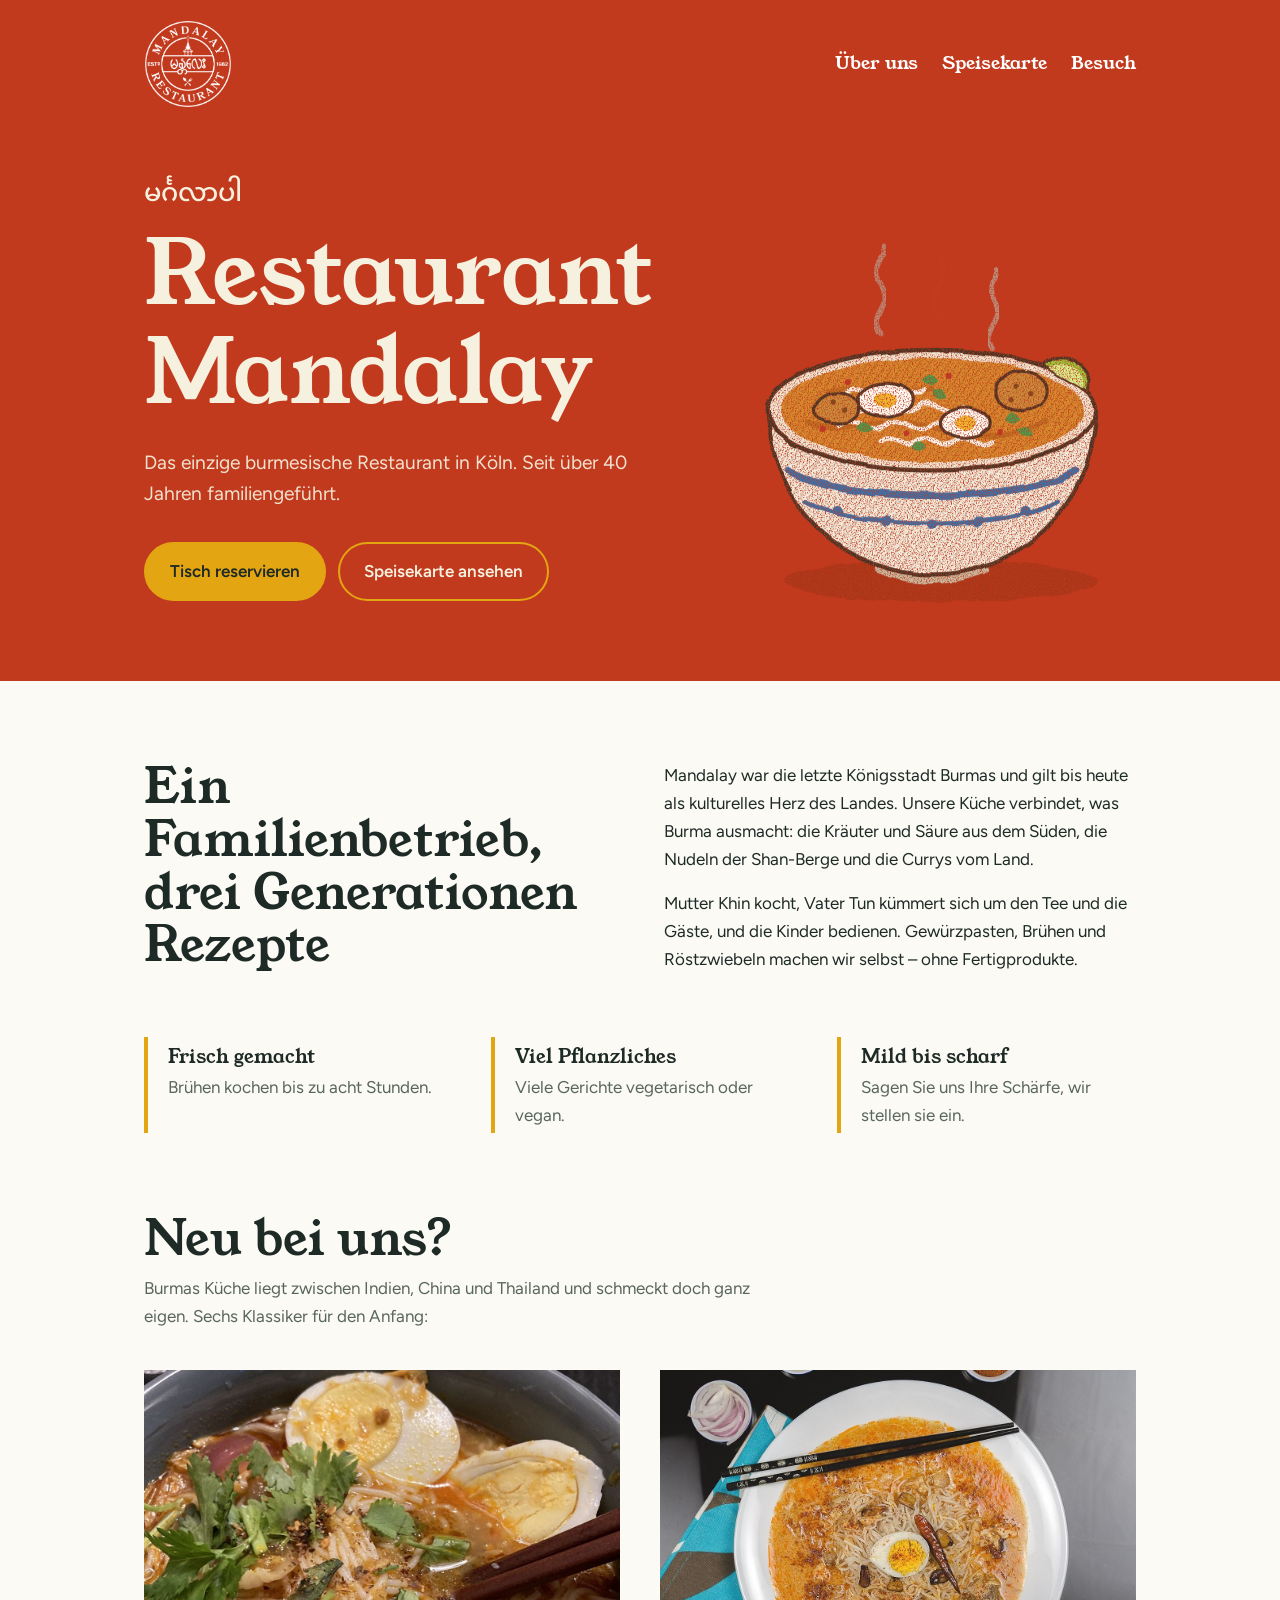
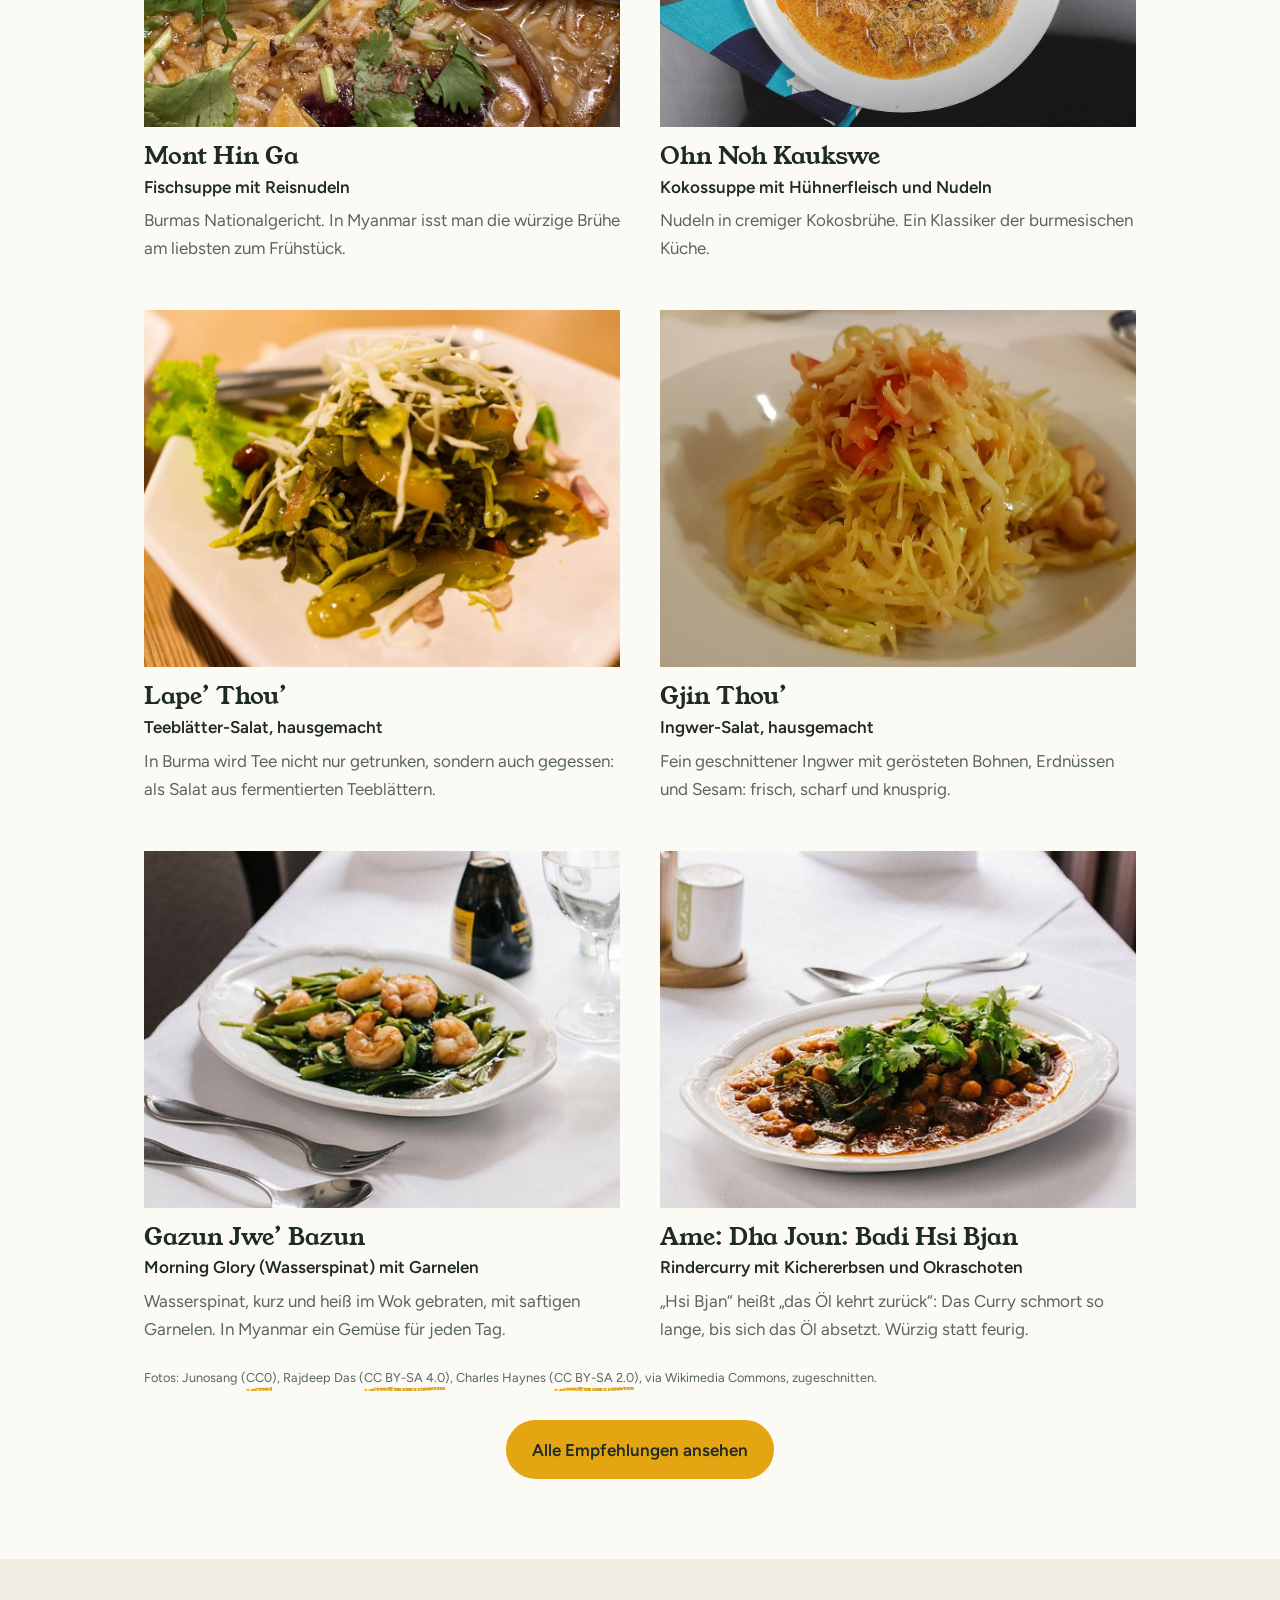
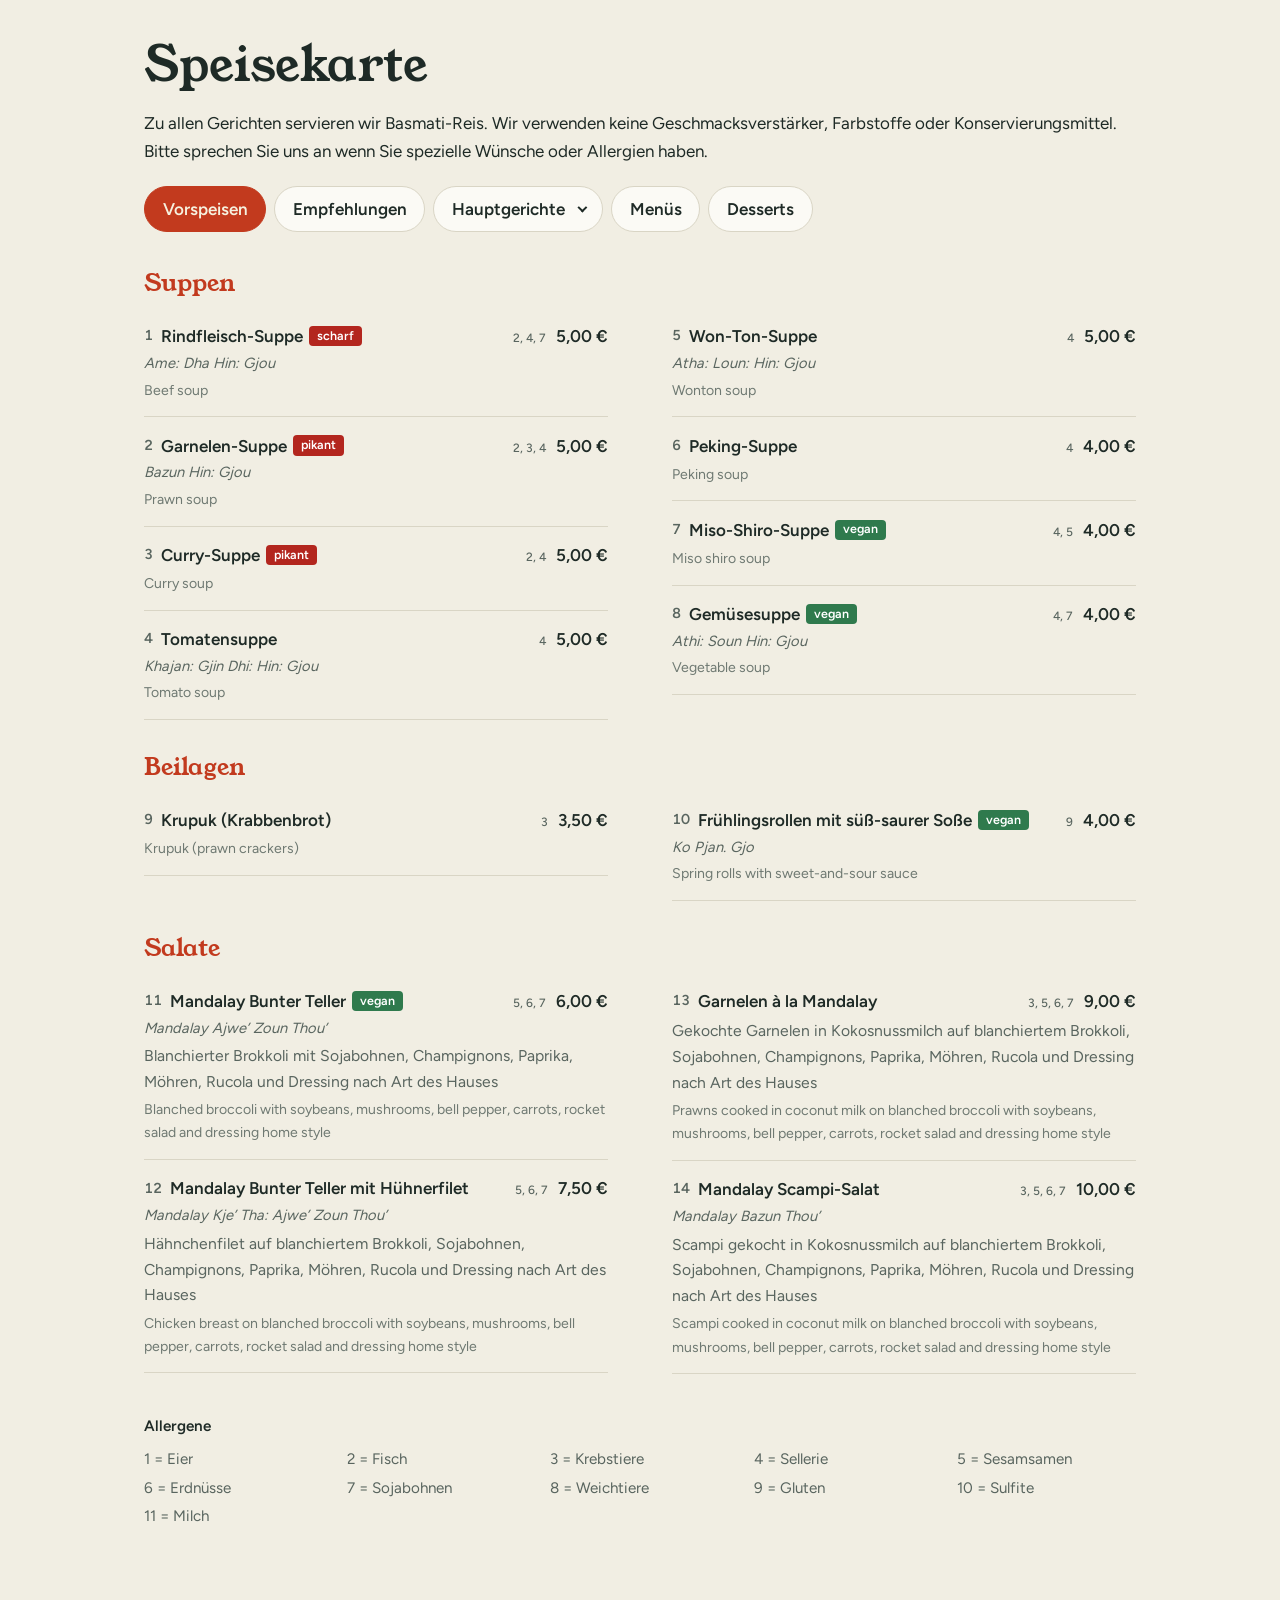
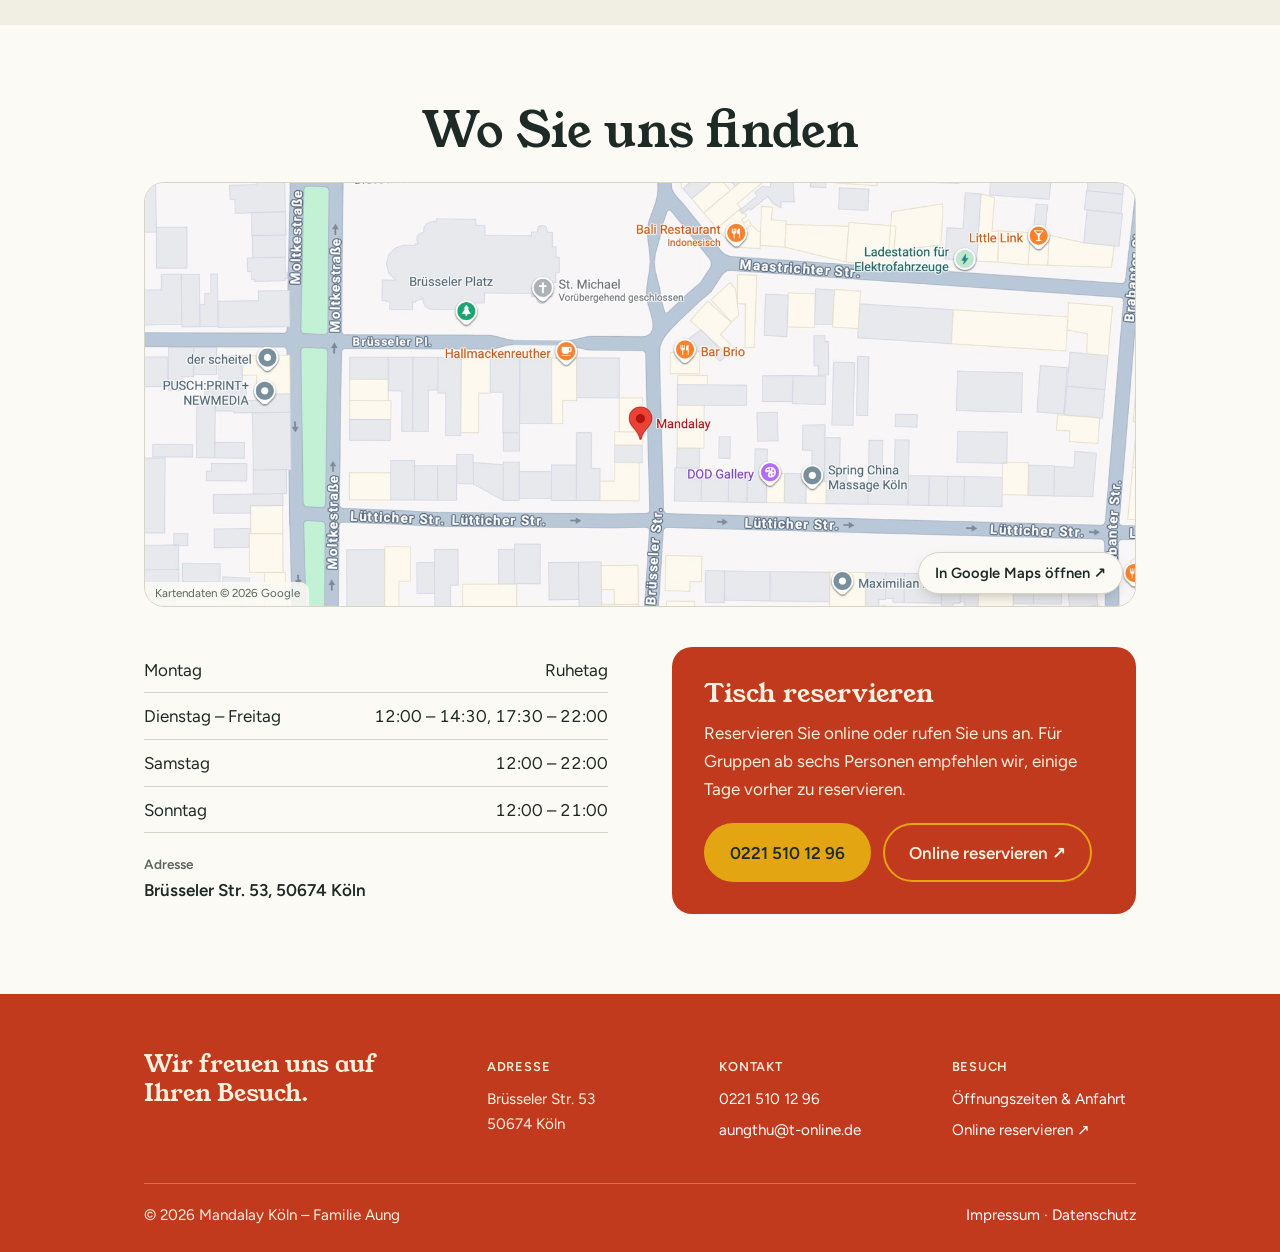
<file: index.html>
<!doctype html>
<html lang="de">
	<head>
		<meta charset="utf-8" />
		<meta
			name="viewport"
			content="width=device-width, initial-scale=1, viewport-fit=cover"
		/>
		<!-- TODO before launch: remove (preview on GitHub Pages, keep it out of search engines) -->
		<meta name="robots" content="noindex" />
		<title>Mandalay – Burmesische Küche in Köln, familiengeführt</title>
		<meta
			name="description"
			content="Familiengeführtes burmesisches Restaurant in Köln: Currys, Nudelsuppen und Teeblattsalat nach Familienrezepten aus Myanmar."
		/>

		<link
			rel="preload"
			href="assets/fonts/young-serif-latin.woff2"
			as="font"
			type="font/woff2"
			crossorigin
		/>
		<link
			rel="preload"
			href="assets/fonts/figtree-latin.woff2"
			as="font"
			type="font/woff2"
			crossorigin
		/>
		<link rel="stylesheet" href="css/styles.css" />

		<!-- Tab icon: the header logo on red (white on a light tab would vanish) -->
		<link rel="icon" type="image/png" sizes="48x48" href="assets/icons/favicon-48.png" />
		<link rel="icon" type="image/png" sizes="192x192" href="assets/icons/favicon-192.png" />
		<link rel="apple-touch-icon" href="assets/icons/apple-touch-icon.png" />
		<meta name="theme-color" content="#C23A1E" />

		<!-- Share preview (WhatsApp, Facebook …). TODO once the domain is known,
		     add these (they need full addresses, replace DOMAIN):
		     <meta property="og:url" content="https://DOMAIN/" />
		     <meta property="og:image" content="https://DOMAIN/assets/images/share-mandalay.jpg" />
		     <meta property="og:image:width" content="1200" />
		     <meta property="og:image:height" content="630" />
		     <meta property="og:image:alt" content="Gastraum des Restaurant Mandalay mit burmesischen Bildern und gedeckten Tischen" />
		     (share-mandalay.jpg = assets/images/shared image/Innenraum.jpg cropped to 1200×630) -->
		<meta property="og:type" content="restaurant" />
		<meta property="og:locale" content="de_DE" />
		<meta property="og:site_name" content="Restaurant Mandalay" />
		<meta property="og:title" content="Restaurant Mandalay – Burmesische Küche in Köln" />
		<meta
			property="og:description"
			content="Das einzige burmesische Restaurant in Köln. Seit über 40 Jahren familiengeführt."
		/>
		<meta name="twitter:card" content="summary_large_image" />

		<!-- Restaurant details for search engines (schema.org). TODO: add
		     "openingHoursSpecification" once the hours are confirmed, and
		     "url", "image", "hasMenu" once the domain is known. -->
		<script type="application/ld+json">
			{
				"@context": "https://schema.org",
				"@type": "Restaurant",
				"name": "Restaurant Mandalay",
				"description": "Das einzige burmesische Restaurant in Köln. Seit über 40 Jahren familiengeführt.",
				"servesCuisine": ["Burmesisch", "Burmese"],
				"priceRange": "€",
				"telephone": "+49 221 5101296",
				"address": {
					"@type": "PostalAddress",
					"streetAddress": "Brüsseler Str. 53",
					"postalCode": "50674",
					"addressLocality": "Köln",
					"addressCountry": "DE"
				},
				"acceptsReservations": "https://www.opentable.de/restref/client/?rid=516183&restref=516183&lang=de-DE"
			}
		</script>
	</head>
	<body>
		<header class="hero">
			<div class="wrap">
				<nav aria-label="Hauptnavigation">
					<a class="logo" href="#"><img src="assets/images/Mandalay-Logo-02.png" alt="Mandalay Restaurant" width="88" height="88" /></a>
					<button
						class="burger"
						type="button"
						aria-label="Menü öffnen"
						aria-expanded="false"
						aria-controls="menu"
					>
						<svg class="burger-icon" width="24" height="24" viewBox="0 0 24 24" fill="none" aria-hidden="true" focusable="false"><path class="l1" d="M19.75 7C19.75 6.58579 19.4142 6.25 19 6.25H5C4.58579 6.25 4.25 6.58579 4.25 7C4.25 7.41421 4.58579 7.75 5 7.75H19C19.4142 7.75 19.75 7.41421 19.75 7Z" fill="currentColor"/><path class="l2" d="M19.75 12C19.75 11.5858 19.4142 11.25 19 11.25H5C4.58579 11.25 4.25 11.5858 4.25 12C4.25 12.4142 4.58579 12.75 5 12.75H19C19.4142 12.75 19.75 12.4142 19.75 12Z" fill="currentColor"/><path class="l3" d="M19.75 17C19.75 16.5858 19.4142 16.25 19 16.25H5C4.58579 16.25 4.25 16.5858 4.25 17C4.25 17.4142 4.58579 17.75 5 17.75H19C19.4142 17.75 19.75 17.4142 19.75 17Z" fill="currentColor"/></svg>
					</button>
					<ul id="menu">
						<li><a href="#uns">Über uns</a></li>
						<li><a href="#karte">Speisekarte</a></li>
						<li><a href="#besuch">Besuch</a></li>
						<!-- Only in the full-screen mobile menu -->
						<li class="menu-extra btns">
							<a class="btn primary" href="tel:+492215101296">0221 510 12 96</a>
							<a class="btn ghost ext" href="https://www.opentable.de/restref/client/?rid=516183&amp;restref=516183&amp;lang=de-DE" target="_blank" rel="noopener">Online reservieren</a>
						</li>
					</ul>
				</nav>
				<p class="mingalaba" lang="my">မင်္ဂလာပါ</p>
				<h1>Restaurant Mandalay</h1>
				<p class="lead">
					Das einzige burmesische Restaurant in Köln. Seit über 40
					Jahren familiengeführt.
				</p>
				<div class="btns">
					<a class="btn primary" href="tel:+492215101296"
						>Tisch reservieren</a
					>
					<a class="btn ghost" href="#karte"
						>Speisekarte ansehen</a
					>
				</div>
			</div>
			<img
				class="hero-art"
				src="assets/images/drawings/mohinga.svg"
				alt=""
				width="400"
				height="400"
			/>
		</header>

		<main>
			<section id="uns">
				<div class="wrap about">
					<h2>
						Ein Familienbetrieb, drei Generationen
						Rezepte
					</h2>
					<div>
						<p>
							Mandalay war die letzte Königsstadt Burmas
							und gilt bis heute als kulturelles Herz des
							Landes. Unsere Küche verbindet, was Burma
							ausmacht: die Kräuter und Säure aus dem
							Süden, die Nudeln der Shan-Berge und die
							Currys vom Land.
						</p>
						<p>
							Mutter Khin kocht, Vater Tun kümmert sich um
							den Tee und die Gäste, und die Kinder
							bedienen. Gewürzpasten, Brühen und
							Röstzwiebeln machen wir selbst – ohne
							Fertigprodukte.
						</p>
					</div>
					<ul class="facts">
						<li>
							<strong>Frisch gemacht</strong
							><span
								>Brühen kochen bis zu acht
								Stunden.</span
							>
						</li>
						<li>
							<strong>Viel Pflanzliches</strong
							><span
								>Viele Gerichte vegetarisch oder
								vegan.</span
							>
						</li>
						<li>
							<strong>Mild bis scharf</strong
							><span
								>Sagen Sie uns Ihre Schärfe, wir stellen
								sie ein.</span
							>
						</li>
					</ul>
				</div>
			</section>

			<!-- Six dishes for first-time guests (all from "Empfehlungen"; names
			     spelled as on the menu so guests find them there).
			     TODO before launch: the first three photos are stand-ins from
			     Wikimedia Commons (other cooks' versions of the dishes) – replace them
			     with our own photos (1200×900, 4:3) and remove the credit line below.
			     Gjin Thou' is already our own photo. -->
			<section class="try" aria-labelledby="try-title">
				<div class="wrap">
					<h2 id="try-title">Neu bei uns?</h2>
					<p class="sub">
						Burmas Küche liegt zwischen Indien, China und Thailand und
						schmeckt doch ganz eigen. Sechs Klassiker für den Anfang:
					</p>
					<!-- On phones this is a swipeable row; tabindex lets keyboard users scroll it -->
					<ul class="try-list" tabindex="0" aria-label="Gerichte zum Kennenlernen">
						<li>
							<img src="assets/images/dishes/mohinga.jpg" alt="Reisnudeln in orangefarbener Fischbrühe mit gekochtem Ei und Koriander" width="800" height="600" loading="lazy" />
							<h3>Mont Hin Ga</h3>
							<p class="de">Fischsuppe mit Reisnudeln</p>
							<p class="why">Burmas Nationalgericht. In Myanmar isst man die würzige Brühe am liebsten zum Frühstück.</p>
						</li>
						<li>
							<img src="assets/images/dishes/ohn-noh-kaukswe.jpg" alt="Teller mit Nudeln in Kokosbrühe, Hühnerfleisch, Ei und getrockneter Chili" width="800" height="600" loading="lazy" />
							<h3>Ohn Noh Kaukswe</h3>
							<p class="de">Kokossuppe mit Hühnerfleisch und Nudeln</p>
							<p class="why">Nudeln in cremiger Kokosbrühe. Ein Klassiker der burmesischen Küche.</p>
						</li>
						<li>
							<img src="assets/images/dishes/lape-thou.jpg" alt="Salat aus fermentierten Teeblättern mit Tomate, Kohl und Sesam" width="800" height="600" loading="lazy" />
							<h3>Lape’ Thou’</h3>
							<p class="de">Teeblätter-Salat, hausgemacht</p>
							<p class="why">In Burma wird Tee nicht nur getrunken, sondern auch gegessen: als Salat aus fermentierten Teeblättern.</p>
						</li>
						<li>
							<!-- Our own photo (from the restaurant) -->
							<img src="assets/images/dishes/gjin-thou.jpg" alt="Salat aus fein geschnittenem Ingwer und Kohl mit Tomate und Cashewkernen" width="1200" height="900" loading="lazy" />
							<h3>Gjin Thou’</h3>
							<p class="de">Ingwer-Salat, hausgemacht</p>
							<p class="why">Fein geschnittener Ingwer mit gerösteten Bohnen, Erdnüssen und Sesam: frisch, scharf und knusprig.</p>
						</li>
						<li>
							<!-- Our own photo (from the restaurant) -->
							<img src="assets/images/dishes/gazun-jwe-bazun.jpg" alt="Teller mit gebratenem Wasserspinat und Garnelen" width="1024" height="768" loading="lazy" />
							<h3>Gazun Jwe’ Bazun</h3>
							<p class="de">Morning Glory (Wasserspinat) mit Garnelen</p>
							<p class="why">Wasserspinat, kurz und heiß im Wok gebraten, mit saftigen Garnelen. In Myanmar ein Gemüse für jeden Tag.</p>
						</li>
						<li>
							<!-- Our own photo (from the restaurant) -->
							<img src="assets/images/dishes/ame-dha-badi.jpg" alt="Rindercurry mit Kichererbsen und Okraschoten, mit frischem Koriander" width="1024" height="768" loading="lazy" />
							<h3>Ame: Dha Joun: Badi Hsi Bjan</h3>
							<p class="de">Rindercurry mit Kichererbsen und Okraschoten</p>
							<p class="why">„Hsi Bjan“ heißt „das Öl kehrt zurück“: Das Curry schmort so lange, bis sich das Öl absetzt. Würzig statt feurig.</p>
						</li>
					</ul>
					<p class="credits">
						Fotos:
						Junosang (<a href="https://commons.wikimedia.org/wiki/File:Mohinga_bowl.jpg">CC0</a>),
						Rajdeep Das (<a href="https://commons.wikimedia.org/wiki/File:Ohn_No_Khao_Sw%C3%A8.jpg">CC BY-SA 4.0</a>),
						Charles Haynes (<a href="https://commons.wikimedia.org/wiki/File:Fermented_Tea_Leaf_Salad_(9319609945).jpg">CC BY-SA 2.0</a>),
						via Wikimedia Commons, zugeschnitten.
					</p>
					<!-- js/main.js opens the "Empfehlungen" tab on click -->
					<a class="btn primary" href="#karte" data-tab="tab-empfehlungen">Alle Empfehlungen ansehen</a>
				</div>
			</section>

			<section id="karte" class="menu">
				<div class="wrap">
					<h2>Speisekarte</h2>
					<p>
						Zu allen Gerichten servieren wir Basmati-Reis. Wir verwenden keine
						Geschmacksverstärker, Farbstoffe oder Konservierungsmittel. Bitte sprechen Sie uns an wenn Sie spezielle Wünsche oder Allergien haben.
					</p>

					<!-- Content from material/finale%20Speisekarte.pdf. Tabs + the
					     Hauptgerichte filter are switched on by js/main.js; without
					     JavaScript, all categories show as one list. -->
					<div class="menu-nav">
						<div class="menu-tabs" role="tablist" aria-label="Kategorien" hidden>
							<button type="button" role="tab" id="tab-vorspeisen" aria-controls="panel-vorspeisen" aria-selected="true">Vorspeisen</button>
							<button type="button" role="tab" id="tab-empfehlungen" aria-controls="panel-empfehlungen" aria-selected="false" tabindex="-1">Empfehlungen</button>
							<span class="split">
								<button type="button" role="tab" id="tab-hauptgerichte" aria-controls="panel-hauptgerichte" aria-selected="false" tabindex="-1">Hauptgerichte</button>
								<button type="button" class="picker-toggle" aria-label="Hauptgerichte filtern" aria-haspopup="true" aria-expanded="false" aria-controls="art-list" tabindex="-1"></button>
							</span>
							<button type="button" role="tab" id="tab-menues" aria-controls="panel-menues" aria-selected="false" tabindex="-1">Menüs</button>
							<button type="button" role="tab" id="tab-desserts" aria-controls="panel-desserts" aria-selected="false" tabindex="-1">Desserts</button>
						</div>
						<!-- Filter for main course types, opened from the arrow next to
						     "Hauptgerichte". Sits outside the tab row so the row's sideways
						     scrolling doesn't cut it off. -->
						<ul class="picker-list" id="art-list" aria-label="Hauptgerichte filtern" hidden>
							<li><button type="button" data-value="alle" aria-pressed="true">Alle Hauptgerichte</button></li>
							<li><button type="button" data-value="reis-nudeln" aria-pressed="false">Reis- &amp; Nudelgerichte</button></li>
							<li><button type="button" data-value="meeresfruechte" aria-pressed="false">Meeresfrüchte &amp; Fisch</button></li>
							<li><button type="button" data-value="haehnchen" aria-pressed="false">Hähnchen</button></li>
							<li><button type="button" data-value="ente" aria-pressed="false">Ente</button></li>
							<li><button type="button" data-value="rind" aria-pressed="false">Rind</button></li>
							<li><button type="button" data-value="vegetarisch" aria-pressed="false">Vegetarisch</button></li>
						</ul>
					</div>

					<div class="menu-panel" id="panel-vorspeisen" role="tabpanel" aria-labelledby="tab-vorspeisen">
						<h3>Vorspeisen</h3>
						<h4>Suppen</h4>
						<div class="dishes">
							<div class="dish">
								<div class="top">
									<span class="name"><span class="no">1</span>Rindfleisch-Suppe<span class="tag h">scharf</span></span>
									<span class="price"><small class="allergens"><span class="sr-only">Allergene: </span>2, 4, 7</small>5,00 €</span>
								</div>
								<p class="translit">Ame: Dha Hin: Gjou</p>
								<p class="en" lang="en">Beef soup</p>
							</div>
							<div class="dish">
								<div class="top">
									<span class="name"><span class="no">2</span>Garnelen-Suppe<span class="tag h">pikant</span></span>
									<span class="price"><small class="allergens"><span class="sr-only">Allergene: </span>2, 3, 4</small>5,00 €</span>
								</div>
								<p class="translit">Bazun Hin: Gjou</p>
								<p class="en" lang="en">Prawn soup</p>
							</div>
							<div class="dish">
								<div class="top">
									<span class="name"><span class="no">3</span>Curry-Suppe<span class="tag h">pikant</span></span>
									<span class="price"><small class="allergens"><span class="sr-only">Allergene: </span>2, 4</small>5,00 €</span>
								</div>
								<p class="en" lang="en">Curry soup</p>
							</div>
							<div class="dish">
								<div class="top">
									<span class="name"><span class="no">4</span>Tomatensuppe</span>
									<span class="price"><small class="allergens"><span class="sr-only">Allergene: </span>4</small>5,00 €</span>
								</div>
								<p class="translit">Khajan: Gjin Dhi: Hin: Gjou</p>
								<p class="en" lang="en">Tomato soup</p>
							</div>
							<div class="dish">
								<div class="top">
									<span class="name"><span class="no">5</span>Won-Ton-Suppe</span>
									<span class="price"><small class="allergens"><span class="sr-only">Allergene: </span>4</small>5,00 €</span>
								</div>
								<p class="translit">Atha: Loun: Hin: Gjou</p>
								<p class="en" lang="en">Wonton soup</p>
							</div>
							<div class="dish">
								<div class="top">
									<span class="name"><span class="no">6</span>Peking-Suppe</span>
									<span class="price"><small class="allergens"><span class="sr-only">Allergene: </span>4</small>4,00 €</span>
								</div>
								<p class="en" lang="en">Peking soup</p>
							</div>
							<div class="dish">
								<div class="top">
									<span class="name"><span class="no">7</span>Miso-Shiro-Suppe<span class="tag v">vegan</span></span>
									<span class="price"><small class="allergens"><span class="sr-only">Allergene: </span>4, 5</small>4,00 €</span>
								</div>
								<p class="en" lang="en">Miso shiro soup</p>
							</div>
							<div class="dish">
								<div class="top">
									<span class="name"><span class="no">8</span>Gemüsesuppe<span class="tag v">vegan</span></span>
									<span class="price"><small class="allergens"><span class="sr-only">Allergene: </span>4, 7</small>4,00 €</span>
								</div>
								<p class="translit">Athi: Soun Hin: Gjou</p>
								<p class="en" lang="en">Vegetable soup</p>
							</div>
						</div>
						<h4>Beilagen</h4>
						<div class="dishes">
							<div class="dish">
								<div class="top">
									<span class="name"><span class="no">9</span>Krupuk (Krabbenbrot)</span>
									<span class="price"><small class="allergens"><span class="sr-only">Allergene: </span>3</small>3,50 €</span>
								</div>
								<p class="en" lang="en">Krupuk (prawn crackers)</p>
							</div>
							<div class="dish">
								<div class="top">
									<span class="name"><span class="no">10</span>Frühlingsrollen mit süß-saurer Soße<span class="tag v">vegan</span></span>
									<span class="price"><small class="allergens"><span class="sr-only">Allergene: </span>9</small>4,00 €</span>
								</div>
								<p class="translit">Ko Pjan. Gjo</p>
								<p class="en" lang="en">Spring rolls with sweet-and-sour sauce</p>
							</div>
						</div>
						<h4>Salate</h4>
						<div class="dishes">
							<div class="dish">
								<div class="top">
									<span class="name"><span class="no">11</span>Mandalay Bunter Teller<span class="tag v">vegan</span></span>
									<span class="price"><small class="allergens"><span class="sr-only">Allergene: </span>5, 6, 7</small>6,00 €</span>
								</div>
								<p class="translit">Mandalay Ajwe’ Zoun Thou’</p>
								<p>Blanchierter Brokkoli mit Sojabohnen, Champignons, Paprika, Möhren, Rucola und Dressing nach Art des Hauses</p>
								<p class="en" lang="en">Blanched broccoli with soybeans, mushrooms, bell pepper, carrots, rocket salad and dressing home style</p>
							</div>
							<div class="dish">
								<div class="top">
									<span class="name"><span class="no">12</span>Mandalay Bunter Teller mit Hühnerfilet</span>
									<span class="price"><small class="allergens"><span class="sr-only">Allergene: </span>5, 6, 7</small>7,50 €</span>
								</div>
								<p class="translit">Mandalay Kje’ Tha: Ajwe’ Zoun Thou’</p>
								<p>Hähnchenfilet auf blanchiertem Brokkoli, Sojabohnen, Champignons, Paprika, Möhren, Rucola und Dressing nach Art des Hauses</p>
								<p class="en" lang="en">Chicken breast on blanched broccoli with soybeans, mushrooms, bell pepper, carrots, rocket salad and dressing home style</p>
							</div>
							<div class="dish">
								<div class="top">
									<span class="name"><span class="no">13</span>Garnelen à la Mandalay</span>
									<span class="price"><small class="allergens"><span class="sr-only">Allergene: </span>3, 5, 6, 7</small>9,00 €</span>
								</div>
								<p>Gekochte Garnelen in Kokosnussmilch auf blanchiertem Brokkoli, Sojabohnen, Champignons, Paprika, Möhren, Rucola und Dressing nach Art des Hauses</p>
								<p class="en" lang="en">Prawns cooked in coconut milk on blanched broccoli with soybeans, mushrooms, bell pepper, carrots, rocket salad and dressing home style</p>
							</div>
							<div class="dish">
								<div class="top">
									<span class="name"><span class="no">14</span>Mandalay Scampi-Salat</span>
									<span class="price"><small class="allergens"><span class="sr-only">Allergene: </span>3, 5, 6, 7</small>10,00 €</span>
								</div>
								<p class="translit">Mandalay Bazun Thou’</p>
								<p>Scampi gekocht in Kokosnussmilch auf blanchiertem Brokkoli, Sojabohnen, Champignons, Paprika, Möhren, Rucola und Dressing nach Art des Hauses</p>
								<p class="en" lang="en">Scampi cooked in coconut milk on blanched broccoli with soybeans, mushrooms, bell pepper, carrots, rocket salad and dressing home style</p>
							</div>
						</div>
					</div>

					<div class="menu-panel" id="panel-empfehlungen" role="tabpanel" aria-labelledby="tab-empfehlungen">
						<h3>Empfehlungen des Hauses</h3>
						<h4>Suppen (klein / groß)</h4>
						<div class="dishes">
							<div class="dish">
								<div class="top">
									<span class="name">Mont Hin Ga</span>
									<span class="price"><small class="allergens"><span class="sr-only">Allergene: </span>2, 4</small>5,00 € / 10,00 €</span>
								</div>
								<p>Fisch-Suppe mit Reisnudeln</p>
								<p class="en" lang="en">Fish soup with rice noodles</p>
							</div>
							<div class="dish">
								<div class="top">
									<span class="name">Ohn Noh Kaukswe</span>
									<span class="price"><small class="allergens"><span class="sr-only">Allergene: </span>2</small>5,00 € / 10,00 €</span>
								</div>
								<p>Kokos-Suppe mit Hühnerfleisch und Nudeln</p>
								<p class="en" lang="en">Coconut milk soup with chicken and noodles</p>
							</div>
							<div class="dish">
								<div class="top">
									<span class="name">Mandalay Kja Zan Che</span>
									<span class="price"><small class="allergens"><span class="sr-only">Allergene: </span>2, 4</small>5,00 € / 10,00 €</span>
								</div>
								<p>Glasnudel-Suppe mit Hühnerfleisch und einer Variation an Pilzen</p>
								<p class="en" lang="en">Glass noodle soup with chicken and various mushrooms</p>
							</div>
						</div>
						<h4>Salate</h4>
						<div class="dishes">
							<div class="dish">
								<div class="top">
									<span class="name">Gjin Thou’</span>
									<span class="price"><small class="allergens"><span class="sr-only">Allergene: </span>2, 3, 5, 6</small>8,50 €</span>
								</div>
								<p>Ingwer-Salat, hausgemacht</p>
								<p class="en" lang="en">Home-style ginger salad</p>
							</div>
							<div class="dish">
								<div class="top">
									<span class="name">Lape’ Thou’</span>
									<span class="price"><small class="allergens"><span class="sr-only">Allergene: </span>2, 3, 5</small>8,50 €</span>
								</div>
								<p>Teeblätter-Salat, hausgemacht</p>
								<p class="en" lang="en">Home-style tea leaf salad</p>
							</div>
							<div class="dish">
								<div class="top">
									<span class="name">Nan: Gji Thou’</span>
									<span class="price"><small class="allergens"><span class="sr-only">Allergene: </span>1, 2, 3</small>8,50 €</span>
								</div>
								<p>Nudel-Salat mit Hühnerfleisch</p>
								<p class="en" lang="en">Noodle salad with chicken</p>
							</div>
							<div class="dish">
								<div class="top">
									<span class="name">Pji Gji Nga Thou’</span>
									<span class="price"><small class="allergens"><span class="sr-only">Allergene: </span>2, 3</small>8,50 €</span>
								</div>
								<p>Tintenfisch-Salat mit asiatischen Kräutern</p>
								<p class="en" lang="en">Calamari salad with Asian herbs</p>
							</div>
							<div class="dish">
								<div class="top">
									<span class="name">Kja Zan Thou’</span>
									<span class="price"><small class="allergens"><span class="sr-only">Allergene: </span>2, 3, 6</small>7,50 €</span>
								</div>
								<p>Glasnudel-Salat mit frischem Gemüse, Sojabohnen, Kaiserschoten und Spitzkohl</p>
								<p class="en" lang="en">Glass noodle salad with fresh vegetables, soybeans, mangetout and pointed cabbage</p>
							</div>
							<div class="dish">
								<div class="top">
									<span class="name">Tofu Thou’</span>
									<span class="price">8,50 €</span>
								</div>
								<p>Tofu-Salat, hausgemacht (Kichererbsenmehl)</p>
								<p class="en" lang="en">Home-style tofu salad (chickpea flour)</p>
							</div>
							<div class="dish">
								<div class="top">
									<span class="name">Tofu’ Gjo</span>
									<span class="price">8,00 €</span>
								</div>
								<p>Gebratener Tofu, hausgemacht (Kichererbsenmehl)</p>
								<p class="en" lang="en">Home-style fried tofu (chickpea flour)</p>
							</div>
							<div class="dish">
								<div class="top">
									<span class="name">Bu: Dhi: Gjo</span>
									<span class="price">8,00 €</span>
								</div>
								<p>Gebratene Zucchini, hausgemacht</p>
								<p class="en" lang="en">Home-style fried courgette</p>
							</div>
						</div>
						<h4>Hauptspeisen</h4>
						<div class="dishes">
							<div class="dish">
								<div class="top">
									<span class="name">Tofu Koun: Baung<span class="tag v">vegan</span></span>
									<span class="price"><small class="allergens"><span class="sr-only">Allergene: </span>5, 7</small>13,50 €</span>
								</div>
								<p>Gebackener Tofu mit Sesam und Sojasoße, Tomaten, Brokkoli, Blumenkohl, Möhren, Porree, Pak Choi</p>
								<p class="en" lang="en">Fried tofu with sesame and soy sauce, tomatoes, broccoli, cauliflower, carrots, leeks, pak choi</p>
							</div>
							<div class="dish">
								<div class="top">
									<span class="name">Kalabe Thi: Zoun Chin Jei<span class="tag v">vegan</span></span>
									<span class="price">13,50 €</span>
								</div>
								<p>Gemüseeintopf mit Kichererbsen</p>
								<p class="en" lang="en">Vegetable stew with chickpeas</p>
							</div>
							<div class="dish">
								<div class="top">
									<span class="name">Gazun Jwe’ Ngwe Hninn Hmon<span class="tag v">vegan</span></span>
									<span class="price"><small class="allergens"><span class="sr-only">Allergene: </span>7</small>14,00 €</span>
								</div>
								<p>Morning Glory (Wasserspinat) mit Austernpilzen</p>
								<p class="en" lang="en">Morning glory (water spinach) with oyster mushrooms</p>
							</div>
							<div class="dish">
								<div class="top">
									<span class="name">Gazun Jwe’ Bazun</span>
									<span class="price"><small class="allergens"><span class="sr-only">Allergene: </span>3, 7</small>15,00 €</span>
								</div>
								<p>Morning Glory (Wasserspinat) mit Garnelen</p>
								<p class="en" lang="en">Morning glory (water spinach) with prawns</p>
							</div>
							<div class="dish">
								<div class="top">
									<span class="name">Nga: Hsi Bjan</span>
									<span class="price"><small class="allergens"><span class="sr-only">Allergene: </span>2, 4</small>15,00 €</span>
								</div>
								<p>Fisch (Lachs oder Kabeljau, nach Wahl) nach Art des Hauses mit Tomaten</p>
								<p class="en" lang="en">Fish (salmon or cod of your choice) home style, tomatoes</p>
							</div>
							<div class="dish">
								<div class="top">
									<span class="name">Pji Gji Nga Hsi Bjan</span>
									<span class="price"><small class="allergens"><span class="sr-only">Allergene: </span>2, 4, 8</small>15,00 €</span>
								</div>
								<p>Tintenfisch spezial in pikanter Soße mit Tomaten, Zucchini, Europagras-Kräutern</p>
								<p class="en" lang="en">Special calamari in spicy sauce with tomatoes, courgette, herbs</p>
							</div>
							<div class="dish">
								<div class="top">
									<span class="name">Nga Gjo Hna’</span>
									<span class="price"><small class="allergens"><span class="sr-only">Allergene: </span>2, 4</small>22,00 €</span>
								</div>
								<p>Loup de Mer (Wolfsbarsch) in pikanter Soße mit Tomaten, Zucchini, asiatischen Kräutern</p>
								<p class="en" lang="en">Loup de mer (sea bass) in spicy sauce with tomatoes, courgette, Burmese herbs</p>
							</div>
							<div class="dish">
								<div class="top">
									<span class="name">Nga Koun: Baung</span>
									<span class="price"><small class="allergens"><span class="sr-only">Allergene: </span>2, 4</small>22,00 €</span>
								</div>
								<p>Loup de Mer (Wolfsbarsch) gebacken mit Gemüse, Tomaten, Zucchini, Europagras</p>
								<p class="en" lang="en">Loup de mer (sea bass) baked with vegetables, tomatoes, courgette, long coriander</p>
							</div>
							<div class="dish">
								<div class="top">
									<span class="name">Ame: Dha Joun: Badi Hsi Bjan</span>
									<span class="price"><small class="allergens"><span class="sr-only">Allergene: </span>4</small>15,50 €</span>
								</div>
								<p>Rindercurry mit Kichererbsen und Okraschoten</p>
								<p class="en" lang="en">Beef curry with chickpeas and okra</p>
							</div>
							<div class="dish">
								<div class="top">
									<span class="name">Ame: Dha Ar Lu: Hsi Bjan</span>
									<span class="price"><small class="allergens"><span class="sr-only">Allergene: </span>4</small>15,50 €</span>
								</div>
								<p>Rindercurry mit Kartoffeln</p>
								<p class="en" lang="en">Beef curry with potatoes</p>
							</div>
							<div class="dish">
								<div class="top">
									<span class="name">Thou: Dha Hin</span>
									<span class="price"><small class="allergens"><span class="sr-only">Allergene: </span>4</small>21,00 €</span>
								</div>
								<p>Lammfilet-Curry mit Zucchini, Kaiserschoten, Brokkoli, Blumenkohl, Champignons, Paprika, Möhren, frischer Minze</p>
								<p class="en" lang="en">Lamb fillet curry with courgette, mangetout, broccoli, cauliflower, mushrooms, bell pepper, carrots, fresh mint</p>
							</div>
							<div class="dish">
								<div class="top">
									<span class="name">Kje’ Tha Asein: Gjo</span>
									<span class="price">14,00 €</span>
								</div>
								<p>Hähnchenbrustfilet mit kurz gebratenem frischem Gemüse in milder Soße mit Baby-Pak-Choi, Brokkoli, Blumenkohl, Möhren, Tomaten, Kaiserschoten, Prinzessbohnen</p>
								<p class="note">Auch vegan erhältlich: 13,50 €</p>
								<p class="en" lang="en">Chicken breast in mild sauce with briefly roasted fresh vegetables, baby pak choi, broccoli, cauliflower, carrots, tomatoes, mangetout, bush beans</p>
							</div>
							<div class="dish">
								<div class="top">
									<span class="name">Kje’ Tha Ka La Dha: Gje’</span>
									<span class="price">14,00 €</span>
								</div>
								<p>Hähnchenfilet in Fischsoße mit Zucchini</p>
								<p class="en" lang="en">Chicken in fish sauce with courgette</p>
							</div>
						</div>
					</div>

					<div class="menu-panel" id="panel-hauptgerichte" role="tabpanel" aria-labelledby="tab-hauptgerichte">
						<h3>Hauptgerichte</h3>
						<div class="menu-group" data-group="reis-nudeln">
							<h4>Reis- &amp; Nudelgerichte</h4>
							<div class="dishes">
								<div class="dish">
									<div class="top">
										<span class="name"><span class="no">20</span>Gebratener Reis mit Scampi</span>
										<span class="price"><small class="allergens"><span class="sr-only">Allergene: </span>1, 7</small>20,00 €</span>
									</div>
									<p class="translit">Bazun Dou’ Htamin: Gjo</p>
									<p>Scampi, Brokkoli, Blumenkohl, Kaiserschoten, Möhren, Paprika, Mais</p>
									<p class="en" lang="en">Fried rice with scampi, broccoli, cauliflower, mangetout, carrots, bell pepper, corn</p>
								</div>
								<div class="dish">
									<div class="top">
										<span class="name"><span class="no">21</span>Gebratene Nudeln mit Scampi</span>
										<span class="price"><small class="allergens"><span class="sr-only">Allergene: </span>1, 3, 4, 7</small>20,00 €</span>
									</div>
									<p class="translit">Bazun Dou’ Khau’ Hswe: Gjo</p>
									<p>Scampi, Sojabohnen, Brokkoli, Blumenkohl, Kaiserschoten, Möhren, Paprika</p>
									<p class="en" lang="en">Fried noodles with prawns, soybeans, broccoli, cauliflower, mangetout, carrots, corn</p>
								</div>
								<div class="dish">
									<div class="top">
										<span class="name"><span class="no">22</span>Gebratener Reis mit Garnelen</span>
										<span class="price"><small class="allergens"><span class="sr-only">Allergene: </span>1, 3, 7</small>14,50 €</span>
									</div>
									<p class="translit">Bazun Htamin: Gjo</p>
									<p>Shrimps, Brokkoli, Blumenkohl, Kaiserschoten, Möhren, Paprika, Mais</p>
									<p class="en" lang="en">Fried rice with prawns, broccoli, cauliflower, mangetout, carrots, bell pepper, corn</p>
								</div>
								<div class="dish">
									<div class="top">
										<span class="name"><span class="no">23</span>Gebratene Nudeln mit Garnelen</span>
										<span class="price"><small class="allergens"><span class="sr-only">Allergene: </span>1, 3, 4, 7</small>14,50 €</span>
									</div>
									<p class="translit">Bazun Khau’ Hswe: Gjo</p>
									<p>Shrimps, Sojabohnen, Brokkoli, Blumenkohl, Kaiserschoten, Möhren und Paprika</p>
									<p class="en" lang="en">Fried noodles with prawns, soybeans, broccoli, cauliflower, mangetout, carrots, corn</p>
								</div>
								<div class="dish">
									<div class="top">
										<span class="name"><span class="no">24</span>Gebratene Reisnudeln mit Hähnchen, Garnelen</span>
										<span class="price"><small class="allergens"><span class="sr-only">Allergene: </span>1, 3, 4, 7</small>14,50 €</span>
									</div>
									<p class="translit">Kja Zan Gjo</p>
									<p>Shrimps, Brokkoli, Blumenkohl, Kaiserschoten, Möhren, Paprika und Mais</p>
									<p class="en" lang="en">Fried rice noodles with chicken, prawns, broccoli, cauliflower, mangetout, carrots, bell pepper, corn</p>
								</div>
								<div class="dish">
									<div class="top">
										<span class="name"><span class="no">25</span>Nasi Goreng</span>
										<span class="price"><small class="allergens"><span class="sr-only">Allergene: </span>1, 3, 7</small>14,50 €</span>
									</div>
									<p>Gebratener Reis mit Hähnchen, Garnelen, Brokkoli, Blumenkohl, Kaiserschoten, Möhren, Paprika, verfeinert mit Curry, bestreut mit Mandeln</p>
									<p class="en" lang="en">Fried rice with chicken, prawns, broccoli, cauliflower, mangetout, carrots, bell pepper, corn, flavoured with curry, sprinkled with almonds, krupuk</p>
								</div>
								<div class="dish">
									<div class="top">
										<span class="name"><span class="no">26</span>Bami Goreng</span>
										<span class="price"><small class="allergens"><span class="sr-only">Allergene: </span>1, 3, 4, 7</small>14,50 €</span>
									</div>
									<p>Gebratene Nudeln mit Hähnchen, Garnelen, Sojabohnen, Brokkoli, Kaiserschoten, Möhren, Paprika, verfeinert mit Curry, bestreut mit Mandeln</p>
									<p class="en" lang="en">Fried noodles with chicken, prawns, soybeans, broccoli, cauliflower, mangetout, carrots, bell pepper, corn, flavoured with curry, sprinkled with almonds, krupuk</p>
								</div>
								<div class="dish">
									<div class="top">
										<span class="name"><span class="no">27</span>Gebratener Reis mit Hähnchenfilet</span>
										<span class="price"><small class="allergens"><span class="sr-only">Allergene: </span>1, 7</small>14,00 €</span>
									</div>
									<p class="translit">Kje’ Tha: Htamin: Gjo</p>
									<p>Brokkoli, Blumenkohl, Kaiserschoten, Möhren, Paprika</p>
									<p class="en" lang="en">Fried rice with breast of chicken, broccoli, cauliflower, mangetout, carrots, bell pepper and corn</p>
								</div>
								<div class="dish">
									<div class="top">
										<span class="name"><span class="no">28</span>Gebratene Nudeln mit Hähnchenfilet</span>
										<span class="price"><small class="allergens"><span class="sr-only">Allergene: </span>1, 4, 7</small>14,00 €</span>
									</div>
									<p class="translit">Kje’ Tha: Khau’ Hswe: Gjo</p>
									<p>Sojabohnen, Brokkoli, Blumenkohl, Kaiserschoten, Möhren und Paprika</p>
									<p class="en" lang="en">Fried noodles with breast of chicken, soybeans, broccoli, cauliflower, mangetout, carrots, bell pepper and corn</p>
								</div>
							</div>
						</div>
						<div class="menu-group" data-group="meeresfruechte">
							<h4>Meeresfrüchte &amp; Fisch</h4>
							<div class="dishes">
								<div class="dish">
									<div class="top">
										<span class="name"><span class="no">30</span>Gebackener Fisch in süß-saurer Soße</span>
										<span class="price"><small class="allergens"><span class="sr-only">Allergene: </span>2, 9</small>15,00 €</span>
									</div>
									<p class="translit">Nga Chou Chin Gjo</p>
									<p>Mit Gurken, Bambussprossen, Paprika, Möhren, Zucchini, Ananas</p>
									<p class="en" lang="en">Fried fish in sweet-and-sour sauce with cucumber, bamboo shoots, bell pepper, carrots, courgette, pineapple</p>
								</div>
								<div class="dish">
									<div class="top">
										<span class="name"><span class="no">31</span>Gebackener Fisch mit verschiedenem Gemüse</span>
										<span class="price"><small class="allergens"><span class="sr-only">Allergene: </span>2, 4, 9</small>15,00 €</span>
									</div>
									<p class="translit">Mandalay Nga Hin</p>
									<p>Mit Sojabohnen, Bambussprossen, Paprika, Porree, Chinakohl, Pak Choi, Brokkoli</p>
									<p class="en" lang="en">Fried fish with soybeans, bamboo shoots, bell pepper, leek, Chinese cabbage, pak choi, broccoli</p>
								</div>
								<div class="dish">
									<div class="top">
										<span class="name"><span class="no">32</span>Gebackener Fisch in Currysoße à la maison</span>
										<span class="price"><small class="allergens"><span class="sr-only">Allergene: </span>2, 4, 9</small>15,00 €</span>
									</div>
									<p class="translit">Nga Oun: Nou. Che’</p>
									<p>Mit Zucchini, Brokkoli, Blumenkohl, Kaiserschoten, Möhren</p>
									<p class="en" lang="en">Fried fish in curry sauce home style, with courgette, broccoli, cauliflower, mangetout, carrots</p>
								</div>
								<div class="dish">
									<div class="top">
										<span class="name"><span class="no">33</span>Scampi-Tempura mit verschiedenem Gemüse</span>
										<span class="price"><small class="allergens"><span class="sr-only">Allergene: </span>2, 3, 9</small>20,00 €</span>
									</div>
									<p class="translit">Bazun Dou’ Gjo</p>
									<p>Mit Sojabohnen, Bambussprossen, Paprika, Porree, Chinakohl, Pak Choi, Brokkoli</p>
									<p class="en" lang="en">Scampi tempura with soybeans, bamboo shoots, bell pepper, leek, Chinese cabbage, pak choi, broccoli</p>
								</div>
								<div class="dish">
									<div class="top">
										<span class="name"><span class="no">34</span>Gebackene Scampi in süß-saurer Soße</span>
										<span class="price"><small class="allergens"><span class="sr-only">Allergene: </span>3, 9</small>20,00 €</span>
									</div>
									<p class="translit">Bazun Dou’ Chou Chin Gjo</p>
									<p>Mit Gurken, Bambussprossen, Paprika, Möhren, Zucchini, Ananas</p>
									<p class="en" lang="en">Fried scampi in sweet-and-sour sauce with cucumber, bamboo shoots, bell pepper, carrots, courgette, pineapple</p>
								</div>
								<div class="dish">
									<div class="top">
										<span class="name"><span class="no">35</span>Scampi in süß-saurer Soße</span>
										<span class="price"><small class="allergens"><span class="sr-only">Allergene: </span>3</small>20,00 €</span>
									</div>
									<p class="translit">Bazun Dou’ Chou Chin</p>
									<p>Mit Gurken, Bambussprossen, Paprika, Möhren, Zucchini, Ananas</p>
									<p class="en" lang="en">Scampi in sweet-and-sour sauce with cucumber, bamboo shoots, bell pepper, carrots, courgette, pineapple</p>
								</div>
								<div class="dish">
									<div class="top">
										<span class="name"><span class="no">36</span>Scampi Mandalay Spezial</span>
										<span class="price"><small class="allergens"><span class="sr-only">Allergene: </span>2, 3, 4, 7</small>20,00 €</span>
									</div>
									<p class="translit">Mandalay Bazun Dou’ Hin</p>
									<p>Mit Sojabohnen, Bambussprossen, Paprika, Porree, Chinakohl, Pak Choi, Brokkoli</p>
									<p class="en" lang="en">Scampi Mandalay special with soybeans, bamboo shoots, bell pepper, leek, Chinese cabbage, pak choi, broccoli</p>
								</div>
								<div class="dish">
									<div class="top">
										<span class="name"><span class="no">37</span>Scampi in Currysoße nach Art des Hauses</span>
										<span class="price"><small class="allergens"><span class="sr-only">Allergene: </span>2, 3, 4</small>20,00 €</span>
									</div>
									<p class="translit">Bazun Dou’ Oun: Nou. Che’</p>
									<p>Mit Zucchini, Brokkoli, Blumenkohl, Kaiserschoten, Möhren</p>
									<p class="en" lang="en">Scampi in curry sauce home style with courgette, broccoli, cauliflower, mangetout, carrots</p>
								</div>
								<div class="dish">
									<div class="top">
										<span class="name"><span class="no">38</span>Tintenfisch Mandalay Spezial</span>
										<span class="price"><small class="allergens"><span class="sr-only">Allergene: </span>2, 4, 7, 8</small>15,00 €</span>
									</div>
									<p class="translit">Pji Gji Nga Koun: Baung</p>
									<p>Mit Sojasoße, Tomaten, Brokkoli, Blumenkohl, Möhren, Porree, Pak Choi</p>
									<p class="en" lang="en">Calamari Mandalay special with soy sauce, tomatoes, broccoli, cauliflower, carrots, leek, pak choi</p>
								</div>
							</div>
						</div>
						<div class="menu-group" data-group="haehnchen">
							<h4>Hähnchen</h4>
							<div class="dishes">
								<div class="dish">
									<div class="top">
										<span class="name"><span class="no">40</span>Mandalay Spezial Hähnchenfilet<span class="tag h">scharf</span></span>
										<span class="price"><small class="allergens"><span class="sr-only">Allergene: </span>4, 7</small>14,00 €</span>
									</div>
									<p>Mit Brokkoli, Paprika, Möhren, Porree, Kaiserschoten, Pak Choi, Sojabohnen, Bambussprossen, Kräutern</p>
									<p class="en" lang="en">Mandalay special chicken breast with broccoli, bell pepper, carrots, leek, mangetout, pak choi, soybeans, bamboo shoots, herbs</p>
								</div>
								<div class="dish">
									<div class="top">
										<span class="name"><span class="no">41</span>Hähnchenfilet in Currysoße nach Art des Hauses</span>
										<span class="price"><small class="allergens"><span class="sr-only">Allergene: </span>2, 4</small>14,00 €</span>
									</div>
									<p class="translit">Kje’ Tha: Hin</p>
									<p class="en" lang="en">Chicken breast in curry sauce home style</p>
								</div>
								<div class="dish">
									<div class="top">
										<span class="name"><span class="no">42</span>Hähnchenfilet mit Tongku-Pilzen</span>
										<span class="price"><small class="allergens"><span class="sr-only">Allergene: </span>4, 7</small>14,00 €</span>
									</div>
									<p class="translit">Kje’ Tha: Hmou Gjau Hin</p>
									<p>In Sojasoße, Shiitake</p>
									<p class="en" lang="en">Chicken breast with shiitake mushrooms in soy sauce</p>
								</div>
								<div class="dish">
									<div class="top">
										<span class="name"><span class="no">43</span>Hähnchenfilet mit frischen Champignons</span>
										<span class="price"><small class="allergens"><span class="sr-only">Allergene: </span>2, 4</small>14,00 €</span>
									</div>
									<p class="translit">Kje’ Tha: Hmou Hin</p>
									<p>In Kokosnussmilch</p>
									<p class="en" lang="en">Chicken breast with fresh mushrooms in coconut milk</p>
								</div>
								<div class="dish">
									<div class="top">
										<span class="name"><span class="no">44</span>Hähnchenfilet mit Tomaten</span>
										<span class="price"><small class="allergens"><span class="sr-only">Allergene: </span>2, 4</small>14,00 €</span>
									</div>
									<p class="translit">Kje’ Tha: Khajan: Gjin Dhi: Hin</p>
									<p class="en" lang="en">Chicken breast with tomatoes</p>
								</div>
								<div class="dish">
									<div class="top">
										<span class="name"><span class="no">45</span>Hähnchenfilet mit frischen Paprikaschoten</span>
										<span class="price"><small class="allergens"><span class="sr-only">Allergene: </span>2, 4, 9</small>14,00 €</span>
									</div>
									<p class="translit">Kje’ Tha: Ngajou’ Dhi: Hin</p>
									<p class="en" lang="en">Chicken breast with fresh bell pepper</p>
								</div>
								<div class="dish">
									<div class="top">
										<span class="name"><span class="no">46</span>Gebackene Hähnchenbrust mit Ananas und Morcheln</span>
										<span class="price"><small class="allergens"><span class="sr-only">Allergene: </span>9</small>14,50 €</span>
									</div>
									<p class="translit">Kje’ Tha: Chou Chin Gjo</p>
									<p>In süß-saurer Soße</p>
									<p class="en" lang="en">Fried chicken breast with pineapple and morels in sweet-and-sour sauce</p>
								</div>
								<div class="dish">
									<div class="top">
										<span class="name"><span class="no">47</span>Gebackene Hähnchenbrust<span class="tag h">pikant</span></span>
										<span class="price"><small class="allergens"><span class="sr-only">Allergene: </span>7, 9</small>14,50 €</span>
									</div>
									<p>Würzig-pikant, auf Paprika, Porree, Karotten, Sojabohnen, Kaiserschoten, Chinakohl, Champignons</p>
									<p class="en" lang="en">Aromatic spicy fried chicken breast on bell pepper, leek, carrots, soybeans, mangetout, Chinese cabbage, mushrooms</p>
								</div>
								<div class="dish">
									<div class="top">
										<span class="name"><span class="no">48</span>Gebackene Hähnchenbrust in Erdnusssoße</span>
										<span class="price"><small class="allergens"><span class="sr-only">Allergene: </span>6, 9</small>14,50 €</span>
									</div>
									<p>Auf Paprika, Porree, Karotten, Sojabohnen, Kaiserschoten, Chinakohl, Champignons</p>
									<p class="en" lang="en">Fried chicken breast in peanut sauce on bell pepper, leek, carrots, soybeans, mangetout, Chinese cabbage, mushrooms</p>
								</div>
							</div>
						</div>
						<div class="menu-group" data-group="ente">
							<h4>Ente</h4>
							<div class="dishes">
								<div class="dish">
									<div class="top">
										<span class="name"><span class="no">50</span>Entenbrust mit Tongku-Pilzen</span>
										<span class="price"><small class="allergens"><span class="sr-only">Allergene: </span>4, 7, 9</small>16,50 €</span>
									</div>
									<p>Mit Porree, Möhren, Sojasoße</p>
									<p class="en" lang="en">Duck breast with shiitake mushrooms, leek, carrots, soy sauce</p>
								</div>
								<div class="dish">
									<div class="top">
										<span class="name"><span class="no">51</span>Entenbrust mit Morcheln</span>
										<span class="price"><small class="allergens"><span class="sr-only">Allergene: </span>4, 7, 9</small>16,50 €</span>
									</div>
									<p>Porree, Sojasoße</p>
									<p class="en" lang="en">Duck breast with morels, leek, soy sauce</p>
								</div>
								<div class="dish">
									<div class="top">
										<span class="name"><span class="no">52</span>Entenbrust mit Ananas in süß-saurer Soße</span>
										<span class="price"><small class="allergens"><span class="sr-only">Allergene: </span>9</small>16,50 €</span>
									</div>
									<p>Mit Ananas, Gurken, Paprika, Chinakohl</p>
									<p class="en" lang="en">Duck breast in sweet-and-sour sauce with pineapple, cucumber, Chinese cabbage</p>
								</div>
								<div class="dish">
									<div class="top">
										<span class="name"><span class="no">53</span>Entenbrust mit frischen Champignons und Mandeln</span>
										<span class="price"><small class="allergens"><span class="sr-only">Allergene: </span>4, 6</small>16,50 €</span>
									</div>
									<p>Tomaten, mit Estragon in Kokosnussmilch</p>
									<p class="en" lang="en">Duck breast with fresh mushrooms and almonds, tomatoes, tarragon in coconut milk</p>
								</div>
								<div class="dish">
									<div class="top">
										<span class="name"><span class="no">54</span>Gebackene Entenbrust mit Gemüse und Erdnusssoße</span>
										<span class="price"><small class="allergens"><span class="sr-only">Allergene: </span>6, 9</small>16,50 €</span>
									</div>
									<p>Brokkoli, Sojabohnen, Pak Choi, Paprika, Zuckerschoten</p>
									<p class="en" lang="en">Fried duck breast with vegetables and peanut sauce, broccoli, soybeans, pak choi, bell pepper, mangetout</p>
								</div>
								<div class="dish">
									<div class="top">
										<span class="name"><span class="no">55</span>Pikante Ente mit Gemüse</span>
										<span class="price"><small class="allergens"><span class="sr-only">Allergene: </span>4, 7</small>16,50 €</span>
									</div>
									<p>Nach Art des Hauses, mit Brokkoli, Sojabohnen, Pak Choi, Paprika, Kaiserschoten</p>
									<p class="en" lang="en">Spicy duck with broccoli, soybeans, pak choi, bell pepper, sugar snaps and rice à la maison</p>
								</div>
							</div>
						</div>
						<div class="menu-group" data-group="rind">
							<h4>Rind</h4>
							<div class="dishes">
								<div class="dish">
									<div class="top">
										<span class="name"><span class="no">60</span>Rindfleisch Mandalay Spezial</span>
										<span class="price"><small class="allergens"><span class="sr-only">Allergene: </span>4, 7</small>15,50 €</span>
									</div>
									<p class="translit">Ame: Dha</p>
									<p>Mariniertes Rindfleisch mit Sojabohnen, Paprika, Möhren, Pak Choi</p>
									<p class="en" lang="en">Marinated beef with soybeans, bell pepper, carrots, pak choi</p>
								</div>
								<div class="dish">
									<div class="top">
										<span class="name"><span class="no">61</span>Rindfleisch nach Art des Hauses</span>
										<span class="price"><small class="allergens"><span class="sr-only">Allergene: </span>4, 7</small>15,50 €</span>
									</div>
									<p class="translit">Ame: Dha Oun: Nou. Che</p>
									<p>Gekochtes Rindfleisch mit Curry, Zucchini, Blumenkohl, Brokkoli, Zuckerschoten, Möhren, Paprika</p>
									<p class="en" lang="en">Cooked beef home style, with curry, courgette, broccoli, cauliflower, mangetout, carrots, bell pepper</p>
								</div>
								<div class="dish">
									<div class="top">
										<span class="name"><span class="no">62</span>Bulgogi</span>
										<span class="price"><small class="allergens"><span class="sr-only">Allergene: </span>4, 7</small>20,00 €</span>
									</div>
									<p>Mariniertes Rindfleisch mit frischen Champignons, am Tisch zubereitet</p>
									<p class="en" lang="en">Marinated beef with fresh mushrooms, prepared directly at the table</p>
								</div>
								<div class="dish">
									<div class="top">
										<span class="name"><span class="no">63</span>Rindfleisch mit Champignons</span>
										<span class="price"><small class="allergens"><span class="sr-only">Allergene: </span>4</small>15,50 €</span>
									</div>
									<p class="translit">Ame: Dha Hmou Hinn</p>
									<p>Gekochtes Rindfleisch mit Champignons, Möhren, in Estragon, Kokosnussmilch</p>
									<p class="en" lang="en">Cooked beef with mushrooms, carrots, in tarragon, coconut milk</p>
								</div>
								<div class="dish">
									<div class="top">
										<span class="name"><span class="no">64</span>Rindfleisch mit Tongku-Pilzen</span>
										<span class="price"><small class="allergens"><span class="sr-only">Allergene: </span>4, 7</small>15,50 €</span>
									</div>
									<p class="translit">Ame: Dha Hmou (Shiitake)</p>
									<p>Mariniertes Rindfleisch mit Tongku-Pilzen, Porree, Sojasoße</p>
									<p class="en" lang="en">Marinated beef with shiitake mushrooms, leek, soy sauce</p>
								</div>
								<div class="dish">
									<div class="top">
										<span class="name"><span class="no">65</span>Rindfleisch mit Morcheln</span>
										<span class="price"><small class="allergens"><span class="sr-only">Allergene: </span>4, 7</small>15,50 €</span>
									</div>
									<p class="translit">Ame: Dha Hmou Hsi Bjan Gjo</p>
									<p>Mariniertes Rindfleisch mit Morcheln, Porree, Sojasoße</p>
									<p class="en" lang="en">Marinated beef with morels, leek, soy sauce</p>
								</div>
								<div class="dish">
									<div class="top">
										<span class="name"><span class="no">66</span>Rindfleisch mit Paprikaschoten</span>
										<span class="price"><small class="allergens"><span class="sr-only">Allergene: </span>4</small>15,50 €</span>
									</div>
									<p>Gekochtes Rindfleisch mit Paprikaschoten, Kaiserschoten, Möhren</p>
									<p class="en" lang="en">Cooked beef with bell pepper, mangetout, carrots</p>
								</div>
								<div class="dish">
									<div class="top">
										<span class="name"><span class="no">67</span>Rindfleisch mit Zwiebeln</span>
										<span class="price"><small class="allergens"><span class="sr-only">Allergene: </span>4, 7</small>15,50 €</span>
									</div>
									<p>Mariniertes Rindfleisch mit Zwiebeln, Porree, Möhren</p>
									<p class="en" lang="en">Marinated beef with onions, leek, carrots</p>
								</div>
							</div>
						</div>
						<div class="menu-group" data-group="vegetarisch">
							<h4>Vegetarisch</h4>
							<div class="dishes">
								<div class="dish">
									<div class="top">
										<span class="name"><span class="no">70</span>Gemüseplatte süß-sauer<span class="tag v">vegan</span></span>
										<span class="price">13,50 €</span>
									</div>
									<p>Mit Ananas, Möhren, Paprika, Gurken, Chinakohl, Zucchini, gebackenem Tofu</p>
									<p class="en" lang="en">Vegetable platter sweet-and-sour with pineapple, carrots, bell pepper, cucumber, Chinese cabbage, courgette, fried tofu</p>
								</div>
								<div class="dish">
									<div class="top">
										<span class="name"><span class="no">71</span>Gemüseplatte Mandalay Spezial<span class="tag v">vegan</span></span>
										<span class="price"><small class="allergens"><span class="sr-only">Allergene: </span>7</small>13,50 €</span>
									</div>
									<p>Mit Sojabohnen, Chinakohl, Pak Choi, Paprika, Möhren, Kaiserschoten, Basilikum, gebackenem Tofu</p>
									<p class="en" lang="en">Vegetable platter Mandalay special with soybeans, Chinese cabbage, pak choi, bell pepper, carrots, mangetout, basil, fried tofu</p>
								</div>
								<div class="dish">
									<div class="top">
										<span class="name"><span class="no">72</span>Curry-Gemüse<span class="tag v">vegan</span></span>
										<span class="price">13,50 €</span>
									</div>
									<p>Mit Paprika, Brokkoli, Möhren, Zucchini, Blumenkohl, gebackenem Tofu</p>
									<p class="en" lang="en">Vegetable curry with bell pepper, broccoli, carrots, courgette, cauliflower, fried tofu</p>
								</div>
								<div class="dish">
									<div class="top">
										<span class="name"><span class="no">73</span>Gebratenes Gemüse mit Erdnusssoße<span class="tag v">vegan</span></span>
										<span class="price"><small class="allergens"><span class="sr-only">Allergene: </span>6</small>13,50 €</span>
									</div>
									<p>Mit Sojabohnen, Porree, Chinakohl, Pak Choi, Paprika, Estragon, gebackenem Tofu, in Kokosnussmilch</p>
									<p class="en" lang="en">Fried vegetables with peanut sauce, with soybeans, leek, Chinese cabbage, pak choi, bell pepper, tarragon, fried tofu in coconut milk</p>
								</div>
								<div class="dish">
									<div class="top">
										<span class="name"><span class="no">74</span>Gemüse in Tomatensoße geschmort<span class="tag v">vegan</span></span>
										<span class="price"><small class="allergens"><span class="sr-only">Allergene: </span>7</small>13,50 €</span>
									</div>
									<p>Mit Sojabohnen, Porree, Chinakohl, Pak Choi, Tomaten, Oregano, gebackenem Tofu</p>
									<p class="en" lang="en">Vegetables stewed in tomato sauce with soybeans, leek, Chinese cabbage, pak choi, tomatoes, oregano, fried tofu</p>
								</div>
								<div class="dish">
									<div class="top">
										<span class="name"><span class="no">75</span>Tempura-Gemüse<span class="tag v">vegan</span></span>
										<span class="price"><small class="allergens"><span class="sr-only">Allergene: </span>9</small>14,50 €</span>
									</div>
									<p>Verschiedene Gemüsesorten in süß-saurer Tamarinden-Soße</p>
									<p class="en" lang="en">Various vegetables in sweet-and-sour tamarind sauce</p>
								</div>
								<div class="dish">
									<div class="top">
										<span class="name"><span class="no">76</span>Große Nudelsuppe mit verschiedenem Gemüse<span class="tag v">vegan</span></span>
										<span class="price"><small class="allergens"><span class="sr-only">Allergene: </span>7</small>13,50 €</span>
									</div>
									<p>Mit gebackenem Tofu, Paprika, Möhren, Chinakohl, Pak Choi und Brokkoli</p>
									<p class="en" lang="en">Large noodle soup with various vegetables, fried tofu, bell pepper, carrots, Chinese cabbage, pak choi and broccoli</p>
								</div>
								<div class="dish">
									<div class="top">
										<span class="name"><span class="no">77</span>Gebratener Reis<span class="tag v">auf Wunsch vegan</span></span>
										<span class="price"><small class="allergens"><span class="sr-only">Allergene: </span>1, 7</small>13,50 €</span>
									</div>
									<p>Mit Brokkoli, Blumenkohl, Kaiserschoten, Möhren, Paprika und Mais</p>
									<p class="en" lang="en">Fried rice with broccoli, cauliflower, mangetout, carrots, bell pepper and corn</p>
								</div>
								<div class="dish">
									<div class="top">
										<span class="name"><span class="no">78</span>Gebratene Nudeln<span class="tag v">auf Wunsch vegan</span></span>
										<span class="price"><small class="allergens"><span class="sr-only">Allergene: </span>1, 7</small>13,50 €</span>
									</div>
									<p>Mit Sojabohnen, Brokkoli, Blumenkohl, Kaiserschoten, Möhren, Paprika</p>
									<p class="en" lang="en">Fried noodles with soybeans, broccoli, cauliflower, mangetout, carrots, bell pepper</p>
								</div>
								<div class="dish">
									<div class="top">
										<span class="name"><span class="no">79</span>Nasi Goreng<span class="tag v">auf Wunsch vegan</span><span class="tag h">scharf</span></span>
										<span class="price"><small class="allergens"><span class="sr-only">Allergene: </span>1, 7</small>13,50 €</span>
									</div>
									<p>Mit Brokkoli, Blumenkohl, Kaiserschoten, Möhren, Paprika, Mais, verfeinert mit Curry</p>
									<p class="en" lang="en">Fried rice with broccoli, cauliflower, mangetout, carrots, bell pepper, corn, refined with curry</p>
								</div>
								<div class="dish">
									<div class="top">
										<span class="name"><span class="no">80</span>Bami Goreng<span class="tag v">auf Wunsch vegan</span><span class="tag h">scharf</span></span>
										<span class="price"><small class="allergens"><span class="sr-only">Allergene: </span>1, 7</small>13,50 €</span>
									</div>
									<p>Mit Sojabohnen, Brokkoli, Blumenkohl, Kaiserschoten, Möhren, Paprika, verfeinert mit Curry</p>
									<p class="en" lang="en">Fried noodles with soybeans, broccoli, cauliflower, mangetout, carrots, bell pepper, refined with curry</p>
								</div>
							</div>
						</div>
					</div>

					<div class="menu-panel" id="panel-menues" role="tabpanel" aria-labelledby="tab-menues">
						<h3>Menüs</h3>
						<h4>Für 1 Person</h4>
						<div class="dishes">
							<div class="dish">
								<div class="top">
									<span class="name"><span class="no">A1</span>Ente Reistisch</span>
									<span class="price"><small class="allergens"><span class="sr-only">Allergene: </span>1, 3, 4, 7</small>25,00 €</span>
								</div>
								<p>Peking-Suppe, Krupuk, Ente (pikant)</p>
								<p class="en" lang="en">Peking soup, krupuk, duck (spicy)</p>
							</div>
							<div class="dish">
								<div class="top">
									<span class="name"><span class="no">A2</span>Bulgogi Reistisch</span>
									<span class="price"><small class="allergens"><span class="sr-only">Allergene: </span>1, 3, 4, 7</small>26,00 €</span>
								</div>
								<p>Peking-Suppe und mariniertes Rindfleisch (am Tisch zubereitet)</p>
								<p class="en" lang="en">Peking soup with marinated beef (prepared at the table)</p>
							</div>
							<div class="dish">
								<div class="top">
									<span class="name"><span class="no">A3</span>Bazun Dou’ Gjo Tempura Reistisch</span>
									<span class="price"><small class="allergens"><span class="sr-only">Allergene: </span>3, 4, 9</small>29,00 €</span>
								</div>
								<p>Won-Ton-Suppe, Krupuk, gebackene Scampi, gebackenes frisches Gemüse</p>
								<p class="en" lang="en">Wonton soup, krupuk, baked scampi, baked fresh vegetables</p>
							</div>
						</div>
						<h4>Für 2 Personen</h4>
						<div class="dishes">
							<div class="dish">
								<div class="top">
									<span class="name"><span class="no">B1</span>Mandalay Athar Son Hin (Tschin Kwa Fuk)</span>
									<span class="price"><small class="allergens"><span class="sr-only">Allergene: </span>3, 4, 7</small>50,00 €</span>
								</div>
								<p>Peking-Suppe, verschiedenes frisches Gemüse, Scampi, Rindfleisch und Geflügel</p>
								<p class="en" lang="en">Peking soup, different fresh vegetables, scampi, beef and poultry</p>
							</div>
							<div class="dish">
								<div class="top">
									<span class="name"><span class="no">B2</span>Mandalay Athar Son Hin Cho (Feuertopf)</span>
									<span class="price"><small class="allergens"><span class="sr-only">Allergene: </span>3, 4, 7</small>50,00 €</span>
								</div>
								<p>Frühlingsrolle, Krupuk, verschiedenes frisches Gemüse, Scampi, Rindfleisch, Geflügel in pikanter Bouillon-Soße</p>
								<p class="en" lang="en">Spring rolls, krupuk, different fresh vegetables, scampi, beef and poultry</p>
							</div>
						</div>
						<h4>Für 3 Personen</h4>
						<div class="dishes">
							<div class="dish">
								<div class="top">
									<span class="name"><span class="no">C</span>Mandalay Spezial</span>
									<span class="price"><small class="allergens"><span class="sr-only">Allergene: </span>1, 4, 7</small>75,00 €</span>
								</div>
								<p>Peking-Suppe, Krupuk, Ente pikant, Rind Mandalay Spezial, gebackene Hähnchenbrust in Erdnuss-Soße</p>
								<p class="en" lang="en">Peking soup, spicy duck, beef Mandalay special, baked chicken breast in peanut sauce</p>
							</div>
						</div>
						<h4>Für 4 Personen</h4>
						<div class="dishes">
							<div class="dish">
								<div class="top">
									<span class="name"><span class="no">D</span>Mandalay Spezial</span>
									<span class="price"><small class="allergens"><span class="sr-only">Allergene: </span>1, 2, 3, 4, 7</small>95,00 €</span>
								</div>
								<p>Frühlingsrolle oder Suppe Ihrer Wahl, Krupuk, Scampi Mandalay Spezial, gebackene Hähnchenbrust in süß-saurer Soße, Rindfleisch Mandalay Spezial, Ente pikant</p>
								<p class="en" lang="en">Scampi Mandalay special, baked chicken breast in sweet-and-sour sauce, beef Mandalay special, spicy duck</p>
							</div>
						</div>
					</div>

					<div class="menu-panel" id="panel-desserts" role="tabpanel" aria-labelledby="tab-desserts">
						<h3>Desserts</h3>
						<div class="dishes">
							<div class="dish">
								<div class="top">
									<span class="name"><span class="no">81</span>Gebackene Ananas mit Honig</span>
									<span class="price"><small class="allergens"><span class="sr-only">Allergene: </span>9</small>4,00 €</span>
								</div>
								<p class="en" lang="en">Fried pineapple with honey</p>
							</div>
							<div class="dish">
								<div class="top">
									<span class="name"><span class="no">82</span>Gebackene Banane mit Honig</span>
									<span class="price"><small class="allergens"><span class="sr-only">Allergene: </span>9</small>4,00 €</span>
								</div>
								<p class="en" lang="en">Fried banana with honey</p>
							</div>
							<div class="dish">
								<div class="top">
									<span class="name"><span class="no">83</span>Gebackener Apfel mit Honig</span>
									<span class="price"><small class="allergens"><span class="sr-only">Allergene: </span>9</small>4,00 €</span>
								</div>
								<p class="en" lang="en">Fried apple with honey</p>
							</div>
							<div class="dish">
								<div class="top">
									<span class="name"><span class="no">84</span>Dessert nach Art des Hauses</span>
									<span class="price"><small class="allergens"><span class="sr-only">Allergene: </span>9, 11</small>7,00 €</span>
								</div>
								<p>Pfannkuchen, Eis, selbstgemachte Orangensoße, Orangenlikör und Sahne</p>
								<p class="en" lang="en">Pancake, ice cream, homemade orange sauce, orange liqueur with whipped cream</p>
							</div>
						</div>
					</div>

					<div class="legend">
						<p><strong>Allergene</strong></p>
						<ul class="allergen-key">
							<li>1 = Eier</li>
							<li>2 = Fisch</li>
							<li>3 = Krebstiere</li>
							<li>4 = Sellerie</li>
							<li>5 = Sesamsamen</li>
							<li>6 = Erdnüsse</li>
							<li>7 = Sojabohnen</li>
							<li>8 = Weichtiere</li>
							<li>9 = Gluten</li>
							<li>10 = Sulfite</li>
							<li>11 = Milch</li>
						</ul>
						
					</div>
				</div>
			</section>

			<section id="besuch">
				<div class="wrap visit">
					<div>
						<h2>Wo Sie uns finden</h2>
						<!-- Map: a static Google Maps screenshot on our own server, so
						     no visitor data goes anywhere. Only a click opens Google
						     Maps in a new tab. -->
						<figure class="map">
							<a
								class="map-open"
								href="https://www.google.com/maps/search/?api=1&amp;query=Mandalay+Restaurant+Br%C3%BCsseler+Str.+53+50674+K%C3%B6ln"
								target="_blank"
								rel="noopener"
							>
								<img
									src="assets/images/karte-mandalay.jpg"
									alt="Kartenausschnitt: Mandalay Restaurant in der Brüsseler Straße 53, zwischen Brüsseler Platz und Lütticher Straße, Köln"
									width="1600"
									height="900"
									loading="lazy"
								/>
								<span class="sr-only">In Google Maps öffnen (neues Fenster)</span>
							</a>
							<a
								class="map-gmaps"
								href="https://www.google.com/maps/search/?api=1&amp;query=Mandalay+Restaurant+Br%C3%BCsseler+Str.+53+50674+K%C3%B6ln"
								target="_blank"
								rel="noopener"
								>In Google Maps öffnen</a
							>
							<figcaption class="map-credit">
								Kartendaten © 2026 Google
							</figcaption>
						</figure>

						<div class="visit-info">
							<div>
								<table class="hours">
									<tr>
										<td>Montag</td>
										<td>Ruhetag</td>
									</tr>
									<tr>
										<td>Dienstag – Freitag</td>
										<td>12:00 – 14:30, 17:30 – 22:00</td>
									</tr>
									<tr>
										<td>Samstag</td>
										<td>12:00 – 22:00</td>
									</tr>
									<tr>
										<td>Sonntag</td>
										<td>12:00 – 21:00</td>
									</tr>
								</table>
								<p class="hours-address">
									<span class="label">Adresse</span>
									Brüsseler Str. 53, 50674 Köln
								</p>
							</div>
							<div class="box">
								<h3>Tisch reservieren</h3>
								<p>
									Reservieren Sie online oder rufen Sie uns an.
									Für Gruppen ab sechs Personen empfehlen
									wir, einige Tage vorher zu reservieren.
								</p>
								<div class="btns">
									<a
										class="btn primary"
										href="tel:+492215101296"
										>0221 510 12 96</a
									>
									<!-- Plain link to OpenTable (no OpenTable script on our page,
									     so no visitor data goes there before a click) -->
									<a
										class="btn ghost ext"
										href="https://www.opentable.de/restref/client/?rid=516183&amp;restref=516183&amp;lang=de-DE"
										target="_blank"
										rel="noopener"
										>Online reservieren</a
									>
								</div>
							</div>
						</div>
					</div>
				</div>
			</section>
		</main>

		<!-- Footer: same on all 3 pages (copied), change them together -->
		<footer>
			<div class="wrap footer-main">
				<div class="footer-hello">
					<p class="footer-invite">Wir freuen uns auf Ihren Besuch.</p>
				</div>
				<div class="footer-col">
					<p class="footer-label">Adresse</p>
					<p>Brüsseler Str. 53<br />50674 Köln</p>
				</div>
				<div class="footer-col">
					<p class="footer-label">Kontakt</p>
					<p><a href="tel:+492215101296">0221 510 12 96</a></p>
					<p><a href="mailto:aungthu@t-online.de">aungthu@t-online.de</a></p>
				</div>
				<div class="footer-col">
					<p class="footer-label">Besuch</p>
					<p><a href="#besuch">Öffnungszeiten &amp; Anfahrt</a></p>
					<p><a href="https://www.opentable.de/restref/client/?rid=516183&amp;restref=516183&amp;lang=de-DE" target="_blank" rel="noopener">Online reservieren ↗</a></p>
				</div>
			</div>
			<div class="wrap footer-bottom">
				<span>© 2026 Mandalay Köln – Familie Aung</span>
				<span class="legal-links"
					><a href="impressum.html">Impressum</a> ·
					<a href="datenschutz.html">Datenschutz</a></span
				>
			</div>
		</footer>

		<script src="js/main.js"></script>
	</body>
</html>
</file>
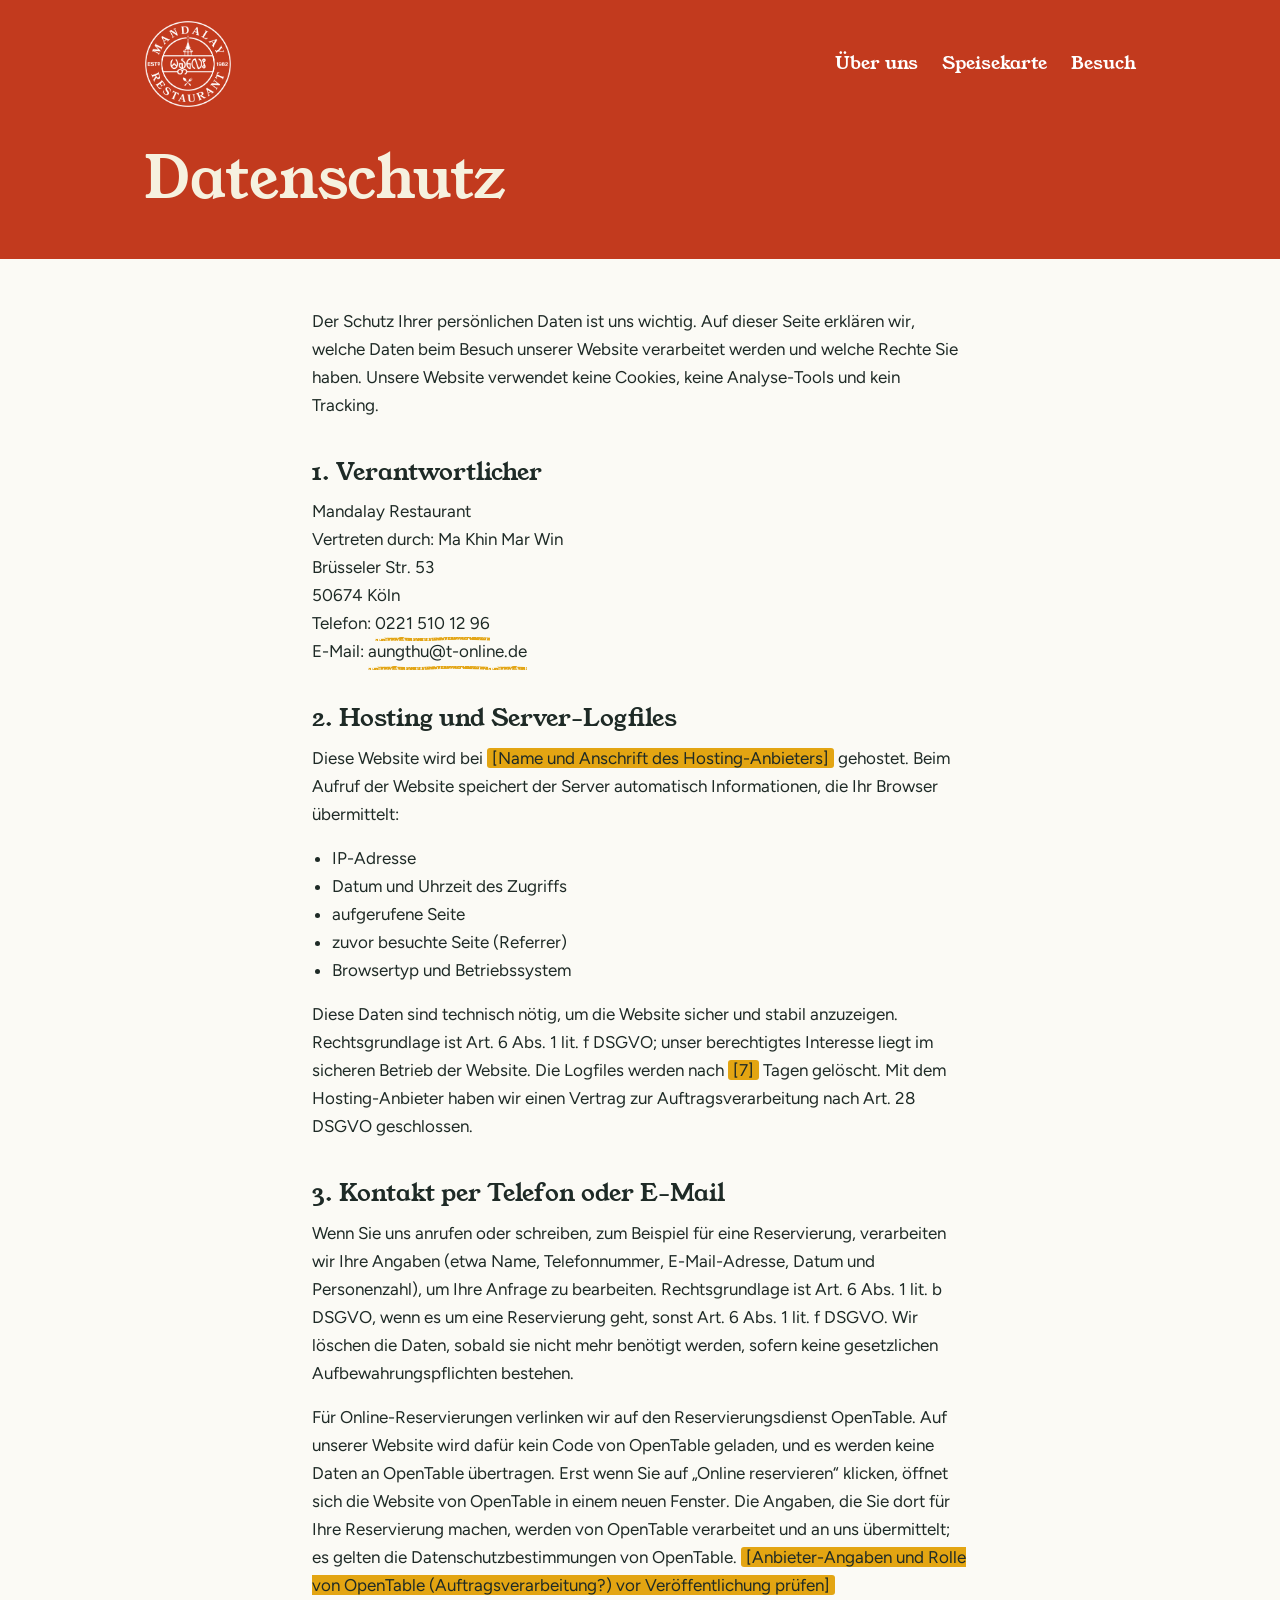
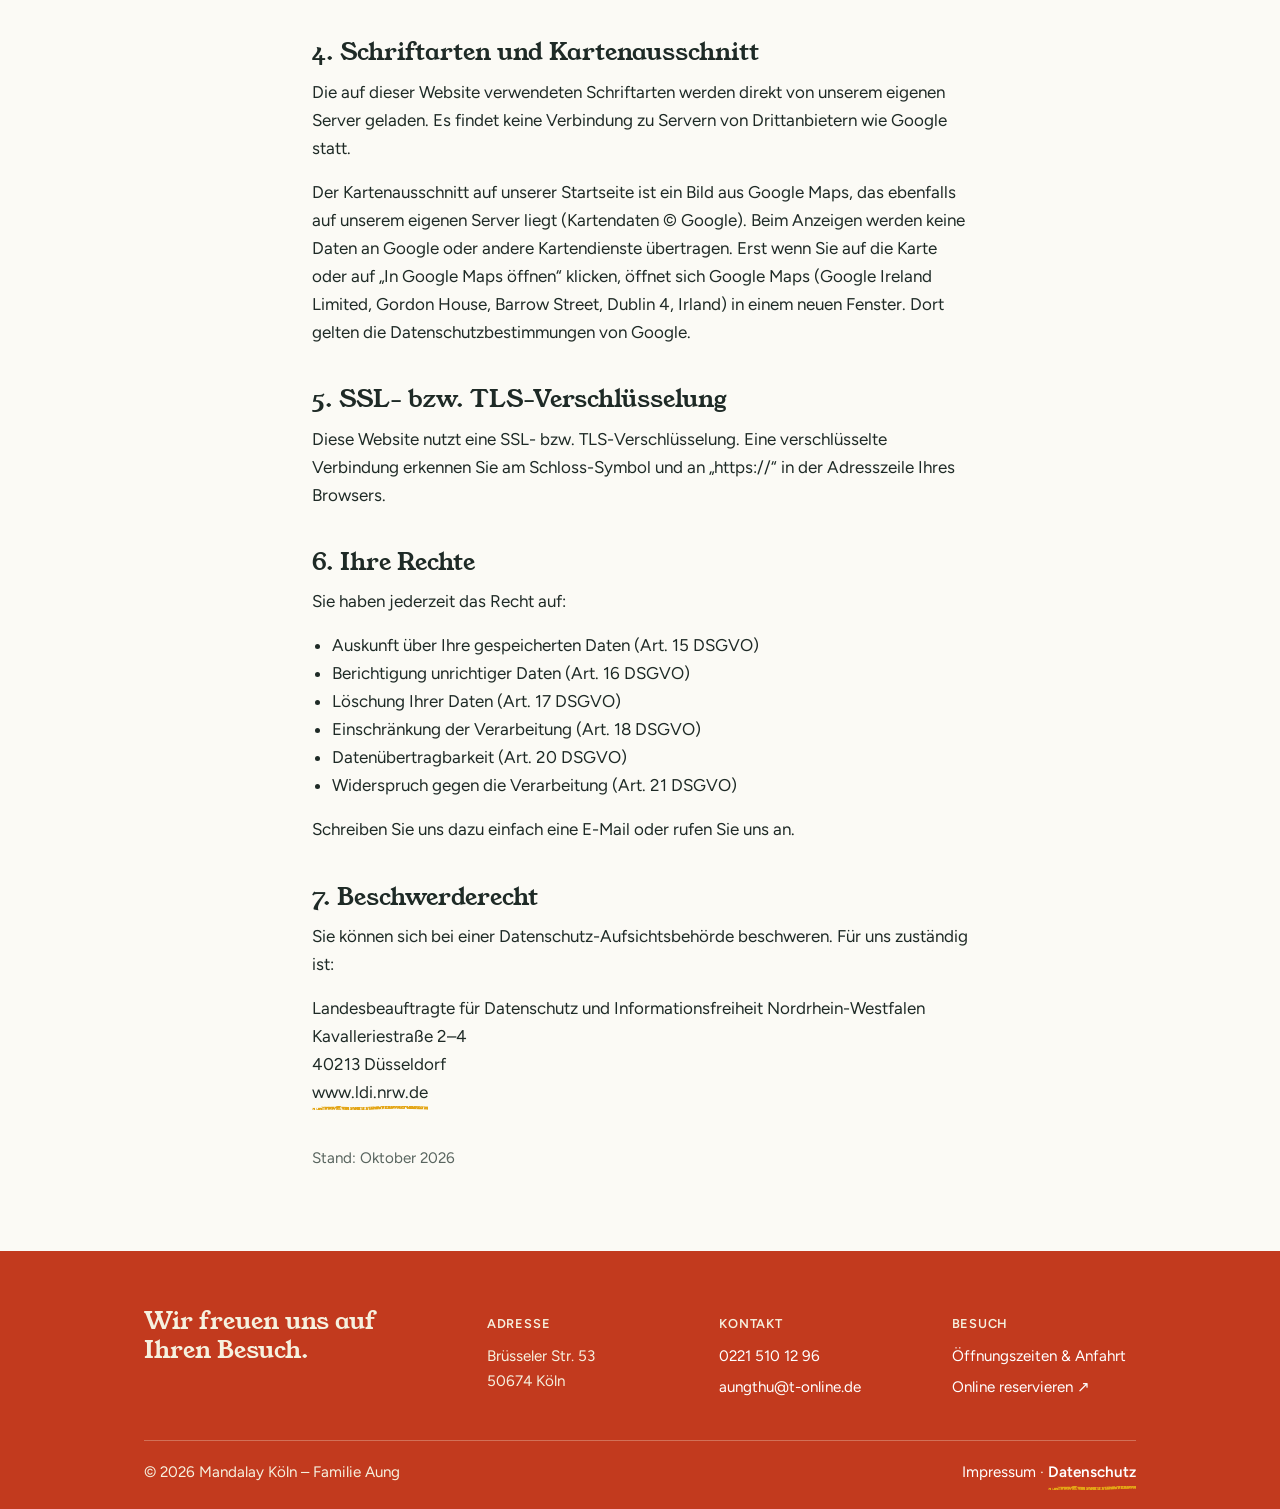
<file: datenschutz.html>
<!DOCTYPE html>
<html lang="de">
<head>
  <meta charset="utf-8">
  <meta name="viewport" content="width=device-width, initial-scale=1, viewport-fit=cover">
  <!-- TODO before launch: remove (preview on GitHub Pages, keep it out of search engines) -->
  <meta name="robots" content="noindex">
  <title>Datenschutz – Mandalay Köln</title>
  <meta name="description" content="Datenschutzerklärung von Mandalay – Burmesische Küche in Köln.">

  <link rel="preload" href="assets/fonts/young-serif-latin.woff2" as="font" type="font/woff2" crossorigin>
  <link rel="preload" href="assets/fonts/figtree-latin.woff2" as="font" type="font/woff2" crossorigin>
  <link rel="stylesheet" href="css/styles.css">
  <!-- Tab icon (same in index.html and impressum.html) -->
  <link rel="icon" type="image/png" sizes="48x48" href="assets/icons/favicon-48.png">
  <link rel="icon" type="image/png" sizes="192x192" href="assets/icons/favicon-192.png">
  <link rel="apple-touch-icon" href="assets/icons/apple-touch-icon.png">
  <meta name="theme-color" content="#C23A1E">
</head>
<body>

<!--
  TODO before going live:
  - Keep owner name, address, phone, email identical to impressum.html.
  - Hosting provider: name + address, and how long it keeps server logs.
    Sign a data processing agreement (AV-Vertrag) with the host.
  - If anything new is added (maps, reservation tool, analytics, embeds),
    this page must be updated first.
  - Remove every <span class="todo"> once filled in.
-->

<header class="hero compact">
  <div class="wrap">
    <nav aria-label="Hauptnavigation">
      <a class="logo" href="index.html"><img src="assets/images/Mandalay-Logo-02.png" alt="Mandalay Restaurant – zur Startseite" width="88" height="88"></a>
      <button class="burger" type="button" aria-label="Menü öffnen" aria-expanded="false" aria-controls="menu"><svg class="burger-icon" width="24" height="24" viewBox="0 0 24 24" fill="none" aria-hidden="true" focusable="false"><path class="l1" d="M19.75 7C19.75 6.58579 19.4142 6.25 19 6.25H5C4.58579 6.25 4.25 6.58579 4.25 7C4.25 7.41421 4.58579 7.75 5 7.75H19C19.4142 7.75 19.75 7.41421 19.75 7Z" fill="currentColor"/><path class="l2" d="M19.75 12C19.75 11.5858 19.4142 11.25 19 11.25H5C4.58579 11.25 4.25 11.5858 4.25 12C4.25 12.4142 4.58579 12.75 5 12.75H19C19.4142 12.75 19.75 12.4142 19.75 12Z" fill="currentColor"/><path class="l3" d="M19.75 17C19.75 16.5858 19.4142 16.25 19 16.25H5C4.58579 16.25 4.25 16.5858 4.25 17C4.25 17.4142 4.58579 17.75 5 17.75H19C19.4142 17.75 19.75 17.4142 19.75 17Z" fill="currentColor"/></svg></button>
      <ul id="menu">
        <li><a href="index.html#uns">Über uns</a></li>
        <li><a href="index.html#karte">Speisekarte</a></li>
        <li><a href="index.html#besuch">Besuch</a></li>
        <!-- Only in the full-screen mobile menu -->
        <li class="menu-extra btns">
          <a class="btn primary" href="tel:+492215101296">0221 510 12 96</a>
          <a class="btn ghost ext" href="https://www.opentable.de/restref/client/?rid=516183&amp;restref=516183&amp;lang=de-DE" target="_blank" rel="noopener">Online reservieren</a>
        </li>
      </ul>
    </nav>
    <h1>Datenschutz</h1>
  </div>
</header>

<main>
  <div class="wrap legal">
    <p>Der Schutz Ihrer persönlichen Daten ist uns wichtig. Auf dieser Seite erklären wir, welche Daten beim Besuch unserer Website verarbeitet werden und welche Rechte Sie haben. Unsere Website verwendet keine Cookies, keine Analyse-Tools und kein Tracking.</p>

    <h2>1. Verantwortlicher</h2>
    <p>
      Mandalay Restaurant<br>
      Vertreten durch: Ma Khin Mar Win<br>
      Brüsseler Str. 53<br>
      50674 Köln<br>
      Telefon: <a href="tel:+492215101296">0221 510 12 96</a><br>
      E-Mail: <a href="mailto:aungthu@t-online.de">aungthu@t-online.de</a>
    </p>

    <h2>2. Hosting und Server-Logfiles</h2>
    <p>Diese Website wird bei <span class="todo">[Name und Anschrift des Hosting-Anbieters]</span> gehostet. Beim Aufruf der Website speichert der Server automatisch Informationen, die Ihr Browser übermittelt:</p>
    <ul>
      <li>IP-Adresse</li>
      <li>Datum und Uhrzeit des Zugriffs</li>
      <li>aufgerufene Seite</li>
      <li>zuvor besuchte Seite (Referrer)</li>
      <li>Browsertyp und Betriebssystem</li>
    </ul>
    <p>Diese Daten sind technisch nötig, um die Website sicher und stabil anzuzeigen. Rechtsgrundlage ist Art. 6 Abs. 1 lit. f DSGVO; unser berechtigtes Interesse liegt im sicheren Betrieb der Website. Die Logfiles werden nach <span class="todo">[7]</span> Tagen gelöscht. Mit dem Hosting-Anbieter haben wir einen Vertrag zur Auftragsverarbeitung nach Art. 28 DSGVO geschlossen.</p>

    <h2>3. Kontakt per Telefon oder E-Mail</h2>
    <p>Wenn Sie uns anrufen oder schreiben, zum Beispiel für eine Reservierung, verarbeiten wir Ihre Angaben (etwa Name, Telefonnummer, E-Mail-Adresse, Datum und Personenzahl), um Ihre Anfrage zu bearbeiten. Rechtsgrundlage ist Art. 6 Abs. 1 lit. b DSGVO, wenn es um eine Reservierung geht, sonst Art. 6 Abs. 1 lit. f DSGVO. Wir löschen die Daten, sobald sie nicht mehr benötigt werden, sofern keine gesetzlichen Aufbewahrungspflichten bestehen.</p>
    <p>Für Online-Reservierungen verlinken wir auf den Reservierungsdienst OpenTable. Auf unserer Website wird dafür kein Code von OpenTable geladen, und es werden keine Daten an OpenTable übertragen. Erst wenn Sie auf „Online reservieren“ klicken, öffnet sich die Website von OpenTable in einem neuen Fenster. Die Angaben, die Sie dort für Ihre Reservierung machen, werden von OpenTable verarbeitet und an uns übermittelt; es gelten die Datenschutzbestimmungen von OpenTable. <span class="todo">[Anbieter-Angaben und Rolle von OpenTable (Auftragsverarbeitung?) vor Veröffentlichung prüfen]</span></p>

    <h2>4. Schriftarten und Kartenausschnitt</h2>
    <p>Die auf dieser Website verwendeten Schriftarten werden direkt von unserem eigenen Server geladen. Es findet keine Verbindung zu Servern von Drittanbietern wie Google statt.</p>
    <p>Der Kartenausschnitt auf unserer Startseite ist ein Bild aus Google Maps, das ebenfalls auf unserem eigenen Server liegt (Kartendaten © Google). Beim Anzeigen werden keine Daten an Google oder andere Kartendienste übertragen. Erst wenn Sie auf die Karte oder auf „In Google Maps öffnen“ klicken, öffnet sich Google Maps (Google Ireland Limited, Gordon House, Barrow Street, Dublin 4, Irland) in einem neuen Fenster. Dort gelten die Datenschutzbestimmungen von Google.</p>

    <h2>5. SSL- bzw. TLS-Verschlüsselung</h2>
    <p>Diese Website nutzt eine SSL- bzw. TLS-Verschlüsselung. Eine verschlüsselte Verbindung erkennen Sie am Schloss-Symbol und an „https://“ in der Adresszeile Ihres Browsers.</p>

    <h2>6. Ihre Rechte</h2>
    <p>Sie haben jederzeit das Recht auf:</p>
    <ul>
      <li>Auskunft über Ihre gespeicherten Daten (Art. 15 DSGVO)</li>
      <li>Berichtigung unrichtiger Daten (Art. 16 DSGVO)</li>
      <li>Löschung Ihrer Daten (Art. 17 DSGVO)</li>
      <li>Einschränkung der Verarbeitung (Art. 18 DSGVO)</li>
      <li>Datenübertragbarkeit (Art. 20 DSGVO)</li>
      <li>Widerspruch gegen die Verarbeitung (Art. 21 DSGVO)</li>
    </ul>
    <p>Schreiben Sie uns dazu einfach eine E-Mail oder rufen Sie uns an.</p>

    <h2>7. Beschwerderecht</h2>
    <p>Sie können sich bei einer Datenschutz-Aufsichtsbehörde beschweren. Für uns zuständig ist:</p>
    <p>
      Landesbeauftragte für Datenschutz und Informationsfreiheit Nordrhein-Westfalen<br>
      Kavalleriestraße 2–4<br>
      40213 Düsseldorf<br>
      <a href="https://www.ldi.nrw.de">www.ldi.nrw.de</a>
    </p>

    <p class="updated">Stand: Oktober 2026</p>
  </div>
</main>

<!-- Footer: same on all 3 pages (copied), change them together -->
<footer>
  <div class="wrap footer-main">
    <div class="footer-hello">
      <p class="footer-invite">Wir freuen uns auf Ihren Besuch.</p>
    </div>
    <div class="footer-col">
      <p class="footer-label">Adresse</p>
      <p>Brüsseler Str. 53<br>50674 Köln</p>
    </div>
    <div class="footer-col">
      <p class="footer-label">Kontakt</p>
      <p><a href="tel:+492215101296">0221 510 12 96</a></p>
      <p><a href="mailto:aungthu@t-online.de">aungthu@t-online.de</a></p>
    </div>
    <div class="footer-col">
      <p class="footer-label">Besuch</p>
      <p><a href="index.html#besuch">Öffnungszeiten &amp; Anfahrt</a></p>
      <p><a href="https://www.opentable.de/restref/client/?rid=516183&amp;restref=516183&amp;lang=de-DE" target="_blank" rel="noopener">Online reservieren ↗</a></p>
    </div>
  </div>
  <div class="wrap footer-bottom">
    <span>© 2026 Mandalay Köln – Familie Aung</span>
    <span class="legal-links"><a href="impressum.html">Impressum</a> · <a href="datenschutz.html" aria-current="page">Datenschutz</a></span>
  </div>
</footer>

<script src="js/main.js"></script>
</body>
</html>
</file>
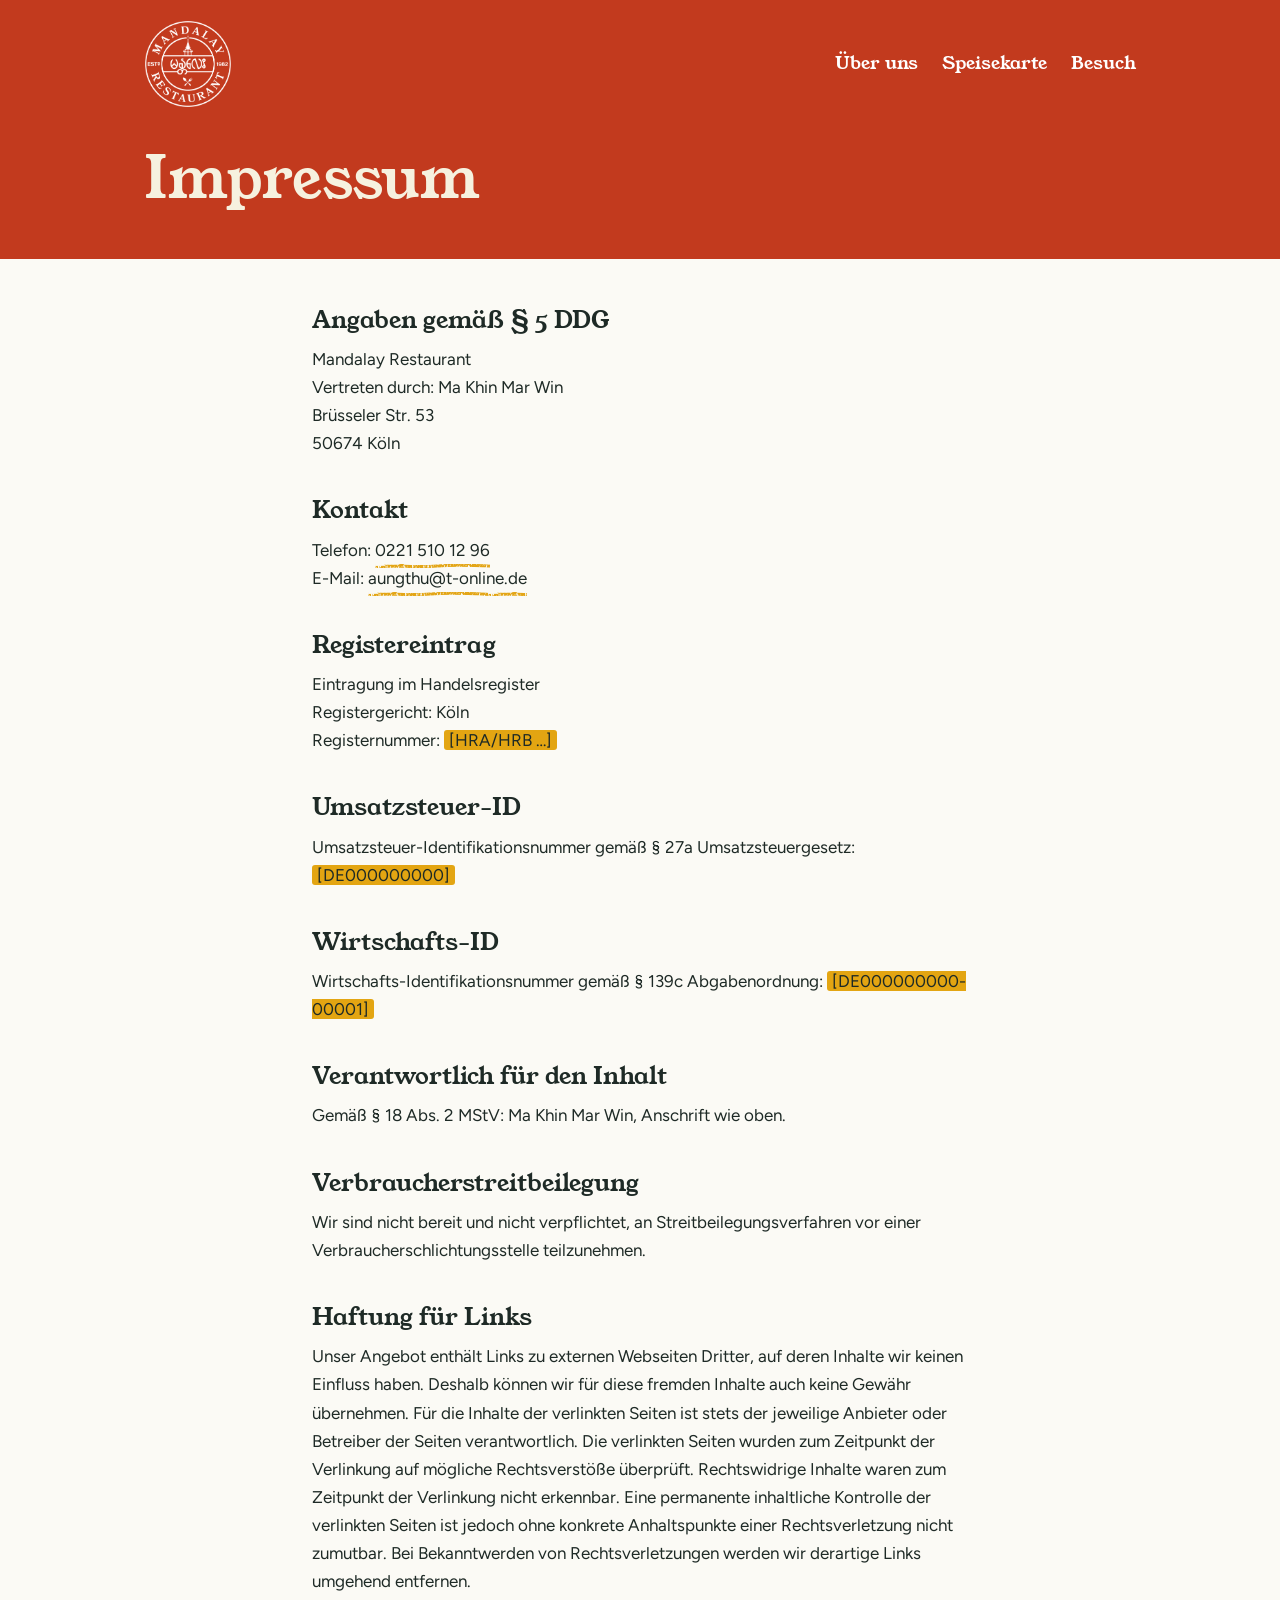
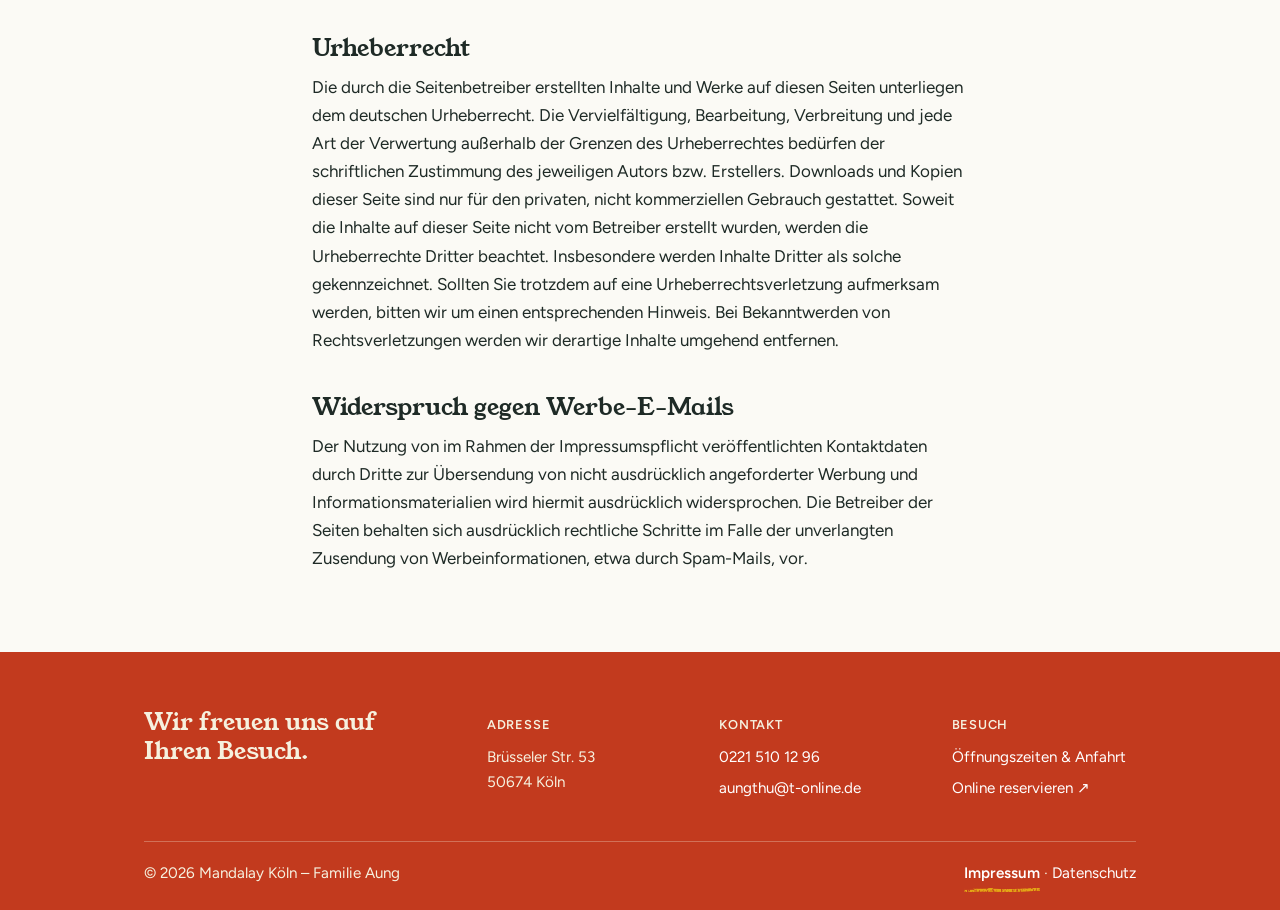
<file: impressum.html>
<!doctype html>
<html lang="de">
	<head>
		<meta charset="utf-8" />
		<meta
			name="viewport"
			content="width=device-width, initial-scale=1, viewport-fit=cover"
		/>
		<!-- TODO before launch: remove (preview on GitHub Pages, keep it out of search engines) -->
		<meta name="robots" content="noindex" />
		<title>Impressum – Mandalay Köln</title>
		<meta
			name="description"
			content="Impressum von Mandalay – Burmesische Küche in Köln."
		/>

		<link
			rel="preload"
			href="assets/fonts/young-serif-latin.woff2"
			as="font"
			type="font/woff2"
			crossorigin
		/>
		<link
			rel="preload"
			href="assets/fonts/figtree-latin.woff2"
			as="font"
			type="font/woff2"
			crossorigin
		/>
		<link rel="stylesheet" href="css/styles.css" />
		<!-- Tab icon (same in index.html and datenschutz.html) -->
		<link rel="icon" type="image/png" sizes="48x48" href="assets/icons/favicon-48.png" />
		<link rel="icon" type="image/png" sizes="192x192" href="assets/icons/favicon-192.png" />
		<link rel="apple-touch-icon" href="assets/icons/apple-touch-icon.png" />
		<meta name="theme-color" content="#C23A1E" />
	</head>
	<body>
		<!--
  Content based on the family's previous Impressum.
  TODO before going live (confirm with the family / their tax advisor):
  - Legal form: is the business in the Handelsregister (e.g. GmbH, UG, e.K.)?
    If yes: add the legal form to the business name and fill in the register number.
    If not (normal Einzelunternehmen): delete the "Registereintrag" block and
    change "Vertreten durch" to "Inhaberin".
  - USt-IdNr. and Wirtschafts-ID: list each only if it exists, otherwise delete it.
    Never publish the normal Steuernummer.
  - Remove every <span class="todo"> once filled in.
-->

		<header class="hero compact">
			<div class="wrap">
				<nav aria-label="Hauptnavigation">
					<a class="logo" href="index.html"><img src="assets/images/Mandalay-Logo-02.png" alt="Mandalay Restaurant – zur Startseite" width="88" height="88" /></a>
					<button
						class="burger"
						type="button"
						aria-label="Menü öffnen"
						aria-expanded="false"
						aria-controls="menu"
					>
						<svg class="burger-icon" width="24" height="24" viewBox="0 0 24 24" fill="none" aria-hidden="true" focusable="false"><path class="l1" d="M19.75 7C19.75 6.58579 19.4142 6.25 19 6.25H5C4.58579 6.25 4.25 6.58579 4.25 7C4.25 7.41421 4.58579 7.75 5 7.75H19C19.4142 7.75 19.75 7.41421 19.75 7Z" fill="currentColor"/><path class="l2" d="M19.75 12C19.75 11.5858 19.4142 11.25 19 11.25H5C4.58579 11.25 4.25 11.5858 4.25 12C4.25 12.4142 4.58579 12.75 5 12.75H19C19.4142 12.75 19.75 12.4142 19.75 12Z" fill="currentColor"/><path class="l3" d="M19.75 17C19.75 16.5858 19.4142 16.25 19 16.25H5C4.58579 16.25 4.25 16.5858 4.25 17C4.25 17.4142 4.58579 17.75 5 17.75H19C19.4142 17.75 19.75 17.4142 19.75 17Z" fill="currentColor"/></svg>
					</button>
					<ul id="menu">
						<li><a href="index.html#uns">Über uns</a></li>
						<li>
							<a href="index.html#karte">Speisekarte</a>
						</li>
						<li><a href="index.html#besuch">Besuch</a></li>
						<!-- Only in the full-screen mobile menu -->
						<li class="menu-extra btns">
							<a class="btn primary" href="tel:+492215101296">0221 510 12 96</a>
							<a class="btn ghost ext" href="https://www.opentable.de/restref/client/?rid=516183&amp;restref=516183&amp;lang=de-DE" target="_blank" rel="noopener">Online reservieren</a>
						</li>
					</ul>
				</nav>
				<h1>Impressum</h1>
			</div>
		</header>

		<main>
			<div class="wrap legal">
				<h2>Angaben gemäß § 5 DDG</h2>
				<p>
					Mandalay Restaurant<br />
					Vertreten durch: Ma Khin Mar Win<br />
					Brüsseler Str. 53<br />
					50674 Köln
				</p>

				<h2>Kontakt</h2>
				<p>
					Telefon: <a href="tel:+492215101296">0221 510 12 96</a
					><br />
					E-Mail:
					<a href="mailto:aungthu@t-online.de"
						>aungthu@t-online.de</a
					>
				</p>

				<h2>Registereintrag</h2>
				<p>
					Eintragung im Handelsregister<br />
					Registergericht: Köln<br />
					Registernummer: <span class="todo">[HRA/HRB …]</span>
				</p>

				<h2>Umsatzsteuer-ID</h2>
				<p>
					Umsatzsteuer-Identifikationsnummer gemäß § 27a
					Umsatzsteuergesetz:
					<span class="todo">[DE000000000]</span>
				</p>

				<h2>Wirtschafts-ID</h2>
				<p>
					Wirtschafts-Identifikationsnummer gemäß § 139c
					Abgabenordnung:
					<span class="todo">[DE000000000-00001]</span>
				</p>

				<h2>Verantwortlich für den Inhalt</h2>
				<p>
					Gemäß § 18 Abs. 2 MStV: Ma Khin Mar Win, Anschrift wie
					oben.
				</p>

				<h2>Verbraucherstreitbeilegung</h2>
				<p>
					Wir sind nicht bereit und nicht verpflichtet, an
					Streitbeilegungsverfahren vor einer
					Verbraucherschlichtungsstelle teilzunehmen.
				</p>

				<h2>Haftung für Links</h2>
				<p>
					Unser Angebot enthält Links zu externen Webseiten
					Dritter, auf deren Inhalte wir keinen Einfluss haben.
					Deshalb können wir für diese fremden Inhalte auch keine
					Gewähr übernehmen. Für die Inhalte der verlinkten
					Seiten ist stets der jeweilige Anbieter oder Betreiber
					der Seiten verantwortlich. Die verlinkten Seiten wurden
					zum Zeitpunkt der Verlinkung auf mögliche
					Rechtsverstöße überprüft. Rechtswidrige Inhalte waren
					zum Zeitpunkt der Verlinkung nicht erkennbar. Eine
					permanente inhaltliche Kontrolle der verlinkten Seiten
					ist jedoch ohne konkrete Anhaltspunkte einer
					Rechtsverletzung nicht zumutbar. Bei Bekanntwerden von
					Rechtsverletzungen werden wir derartige Links umgehend
					entfernen.
				</p>

				<h2>Urheberrecht</h2>
				<p>
					Die durch die Seitenbetreiber erstellten Inhalte und
					Werke auf diesen Seiten unterliegen dem deutschen
					Urheberrecht. Die Vervielfältigung, Bearbeitung,
					Verbreitung und jede Art der Verwertung außerhalb der
					Grenzen des Urheberrechtes bedürfen der schriftlichen
					Zustimmung des jeweiligen Autors bzw. Erstellers.
					Downloads und Kopien dieser Seite sind nur für den
					privaten, nicht kommerziellen Gebrauch gestattet.
					Soweit die Inhalte auf dieser Seite nicht vom Betreiber
					erstellt wurden, werden die Urheberrechte Dritter
					beachtet. Insbesondere werden Inhalte Dritter als
					solche gekennzeichnet. Sollten Sie trotzdem auf eine
					Urheberrechtsverletzung aufmerksam werden, bitten wir
					um einen entsprechenden Hinweis. Bei Bekanntwerden von
					Rechtsverletzungen werden wir derartige Inhalte
					umgehend entfernen.
				</p>

				<h2>Widerspruch gegen Werbe-E-Mails</h2>
				<p>
					Der Nutzung von im Rahmen der Impressumspflicht
					veröffentlichten Kontaktdaten durch Dritte zur
					Übersendung von nicht ausdrücklich angeforderter
					Werbung und Informationsmaterialien wird hiermit
					ausdrücklich widersprochen. Die Betreiber der Seiten
					behalten sich ausdrücklich rechtliche Schritte im Falle
					der unverlangten Zusendung von Werbeinformationen, etwa
					durch Spam-Mails, vor.
				</p>
			</div>
		</main>

		<!-- Footer: same on all 3 pages (copied), change them together -->
		<footer>
			<div class="wrap footer-main">
				<div class="footer-hello">
					<p class="footer-invite">Wir freuen uns auf Ihren Besuch.</p>
				</div>
				<div class="footer-col">
					<p class="footer-label">Adresse</p>
					<p>Brüsseler Str. 53<br />50674 Köln</p>
				</div>
				<div class="footer-col">
					<p class="footer-label">Kontakt</p>
					<p><a href="tel:+492215101296">0221 510 12 96</a></p>
					<p><a href="mailto:aungthu@t-online.de">aungthu@t-online.de</a></p>
				</div>
				<div class="footer-col">
					<p class="footer-label">Besuch</p>
					<p><a href="index.html#besuch">Öffnungszeiten &amp; Anfahrt</a></p>
					<p><a href="https://www.opentable.de/restref/client/?rid=516183&amp;restref=516183&amp;lang=de-DE" target="_blank" rel="noopener">Online reservieren ↗</a></p>
				</div>
			</div>
			<div class="wrap footer-bottom">
				<span>© 2026 Mandalay Köln – Familie Aung</span>
				<span class="legal-links"
					><a href="impressum.html" aria-current="page"
						>Impressum</a
					>
					· <a href="datenschutz.html">Datenschutz</a></span
				>
			</div>
		</footer>

		<script src="js/main.js"></script>
	</body>
</html>
</file>
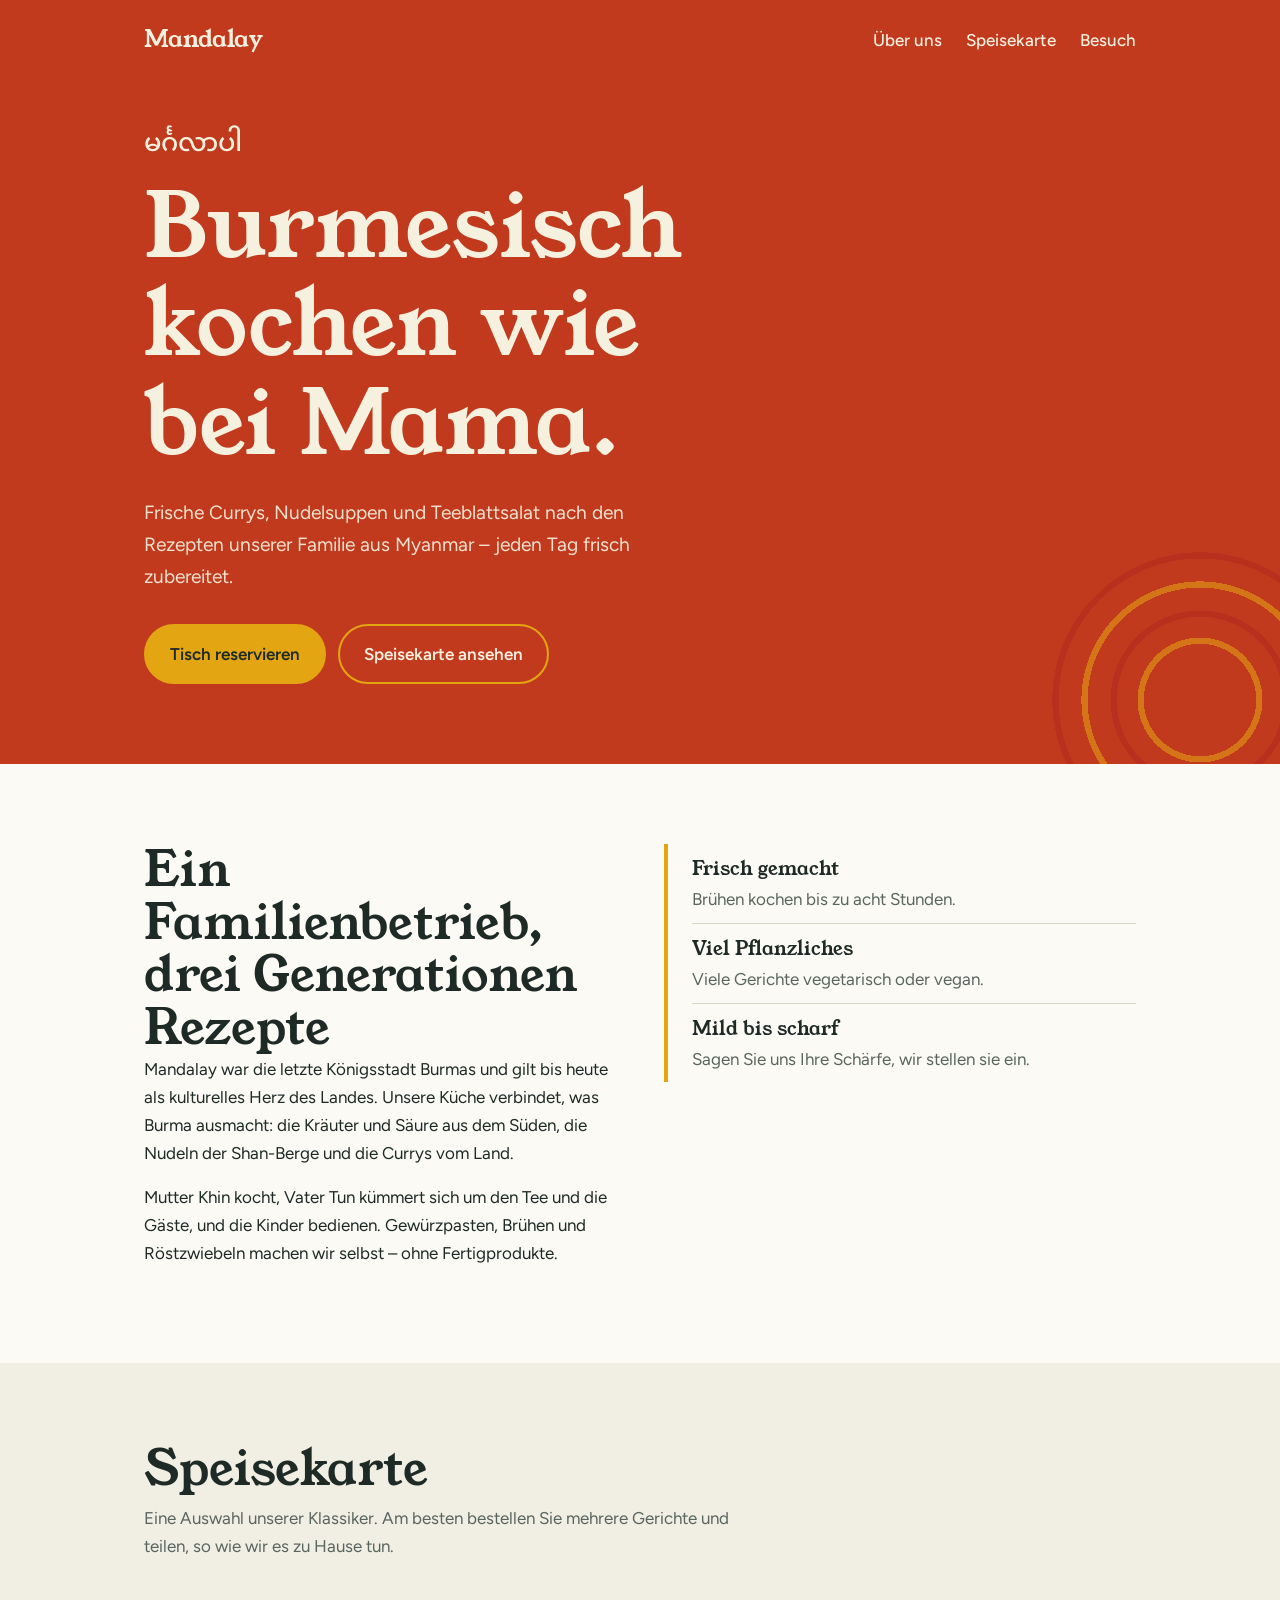
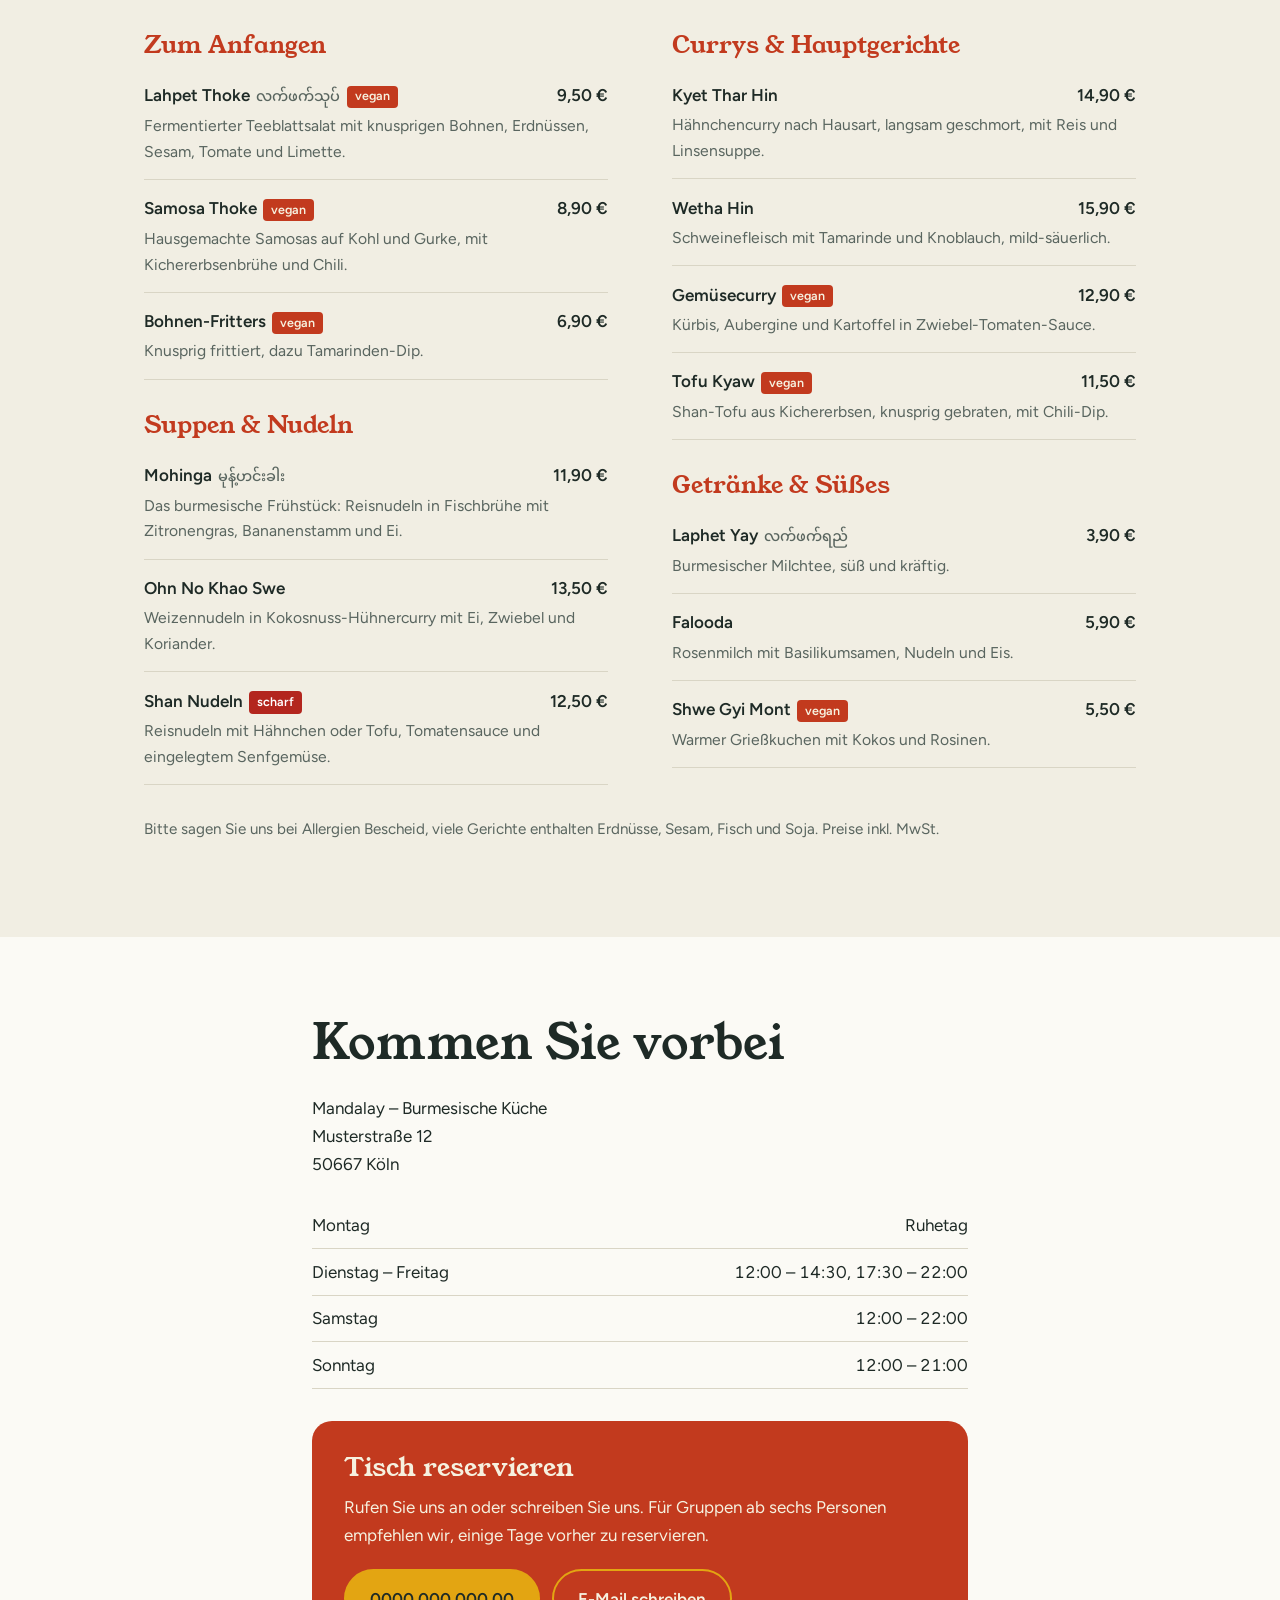
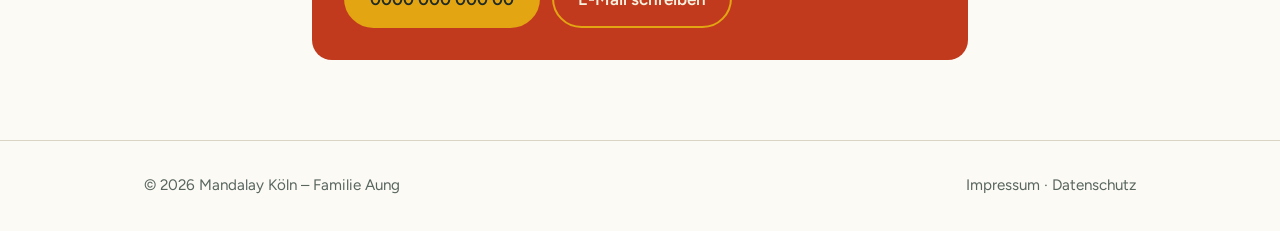
<file: design/drafts/2026-10-15_claude-design-v1.html>
<!DOCTYPE html>
<html lang="de">
<head>
<meta charset="utf-8">
<meta name="viewport" content="width=device-width, initial-scale=1, viewport-fit=cover">
<title>Mandalay – Burmesische Küche in Köln, familiengeführt</title>
<link rel="preconnect" href="https://fonts.googleapis.com">
<link rel="preconnect" href="https://fonts.gstatic.com" crossorigin>
<link href="https://fonts.googleapis.com/css2?family=Young+Serif&family=Figtree:wght@400;500;600&family=Noto+Sans+Myanmar:wght@500&display=swap" rel="stylesheet">
<style>
:root{
  --bg:#FBFAF5; --surface:#F1EEE3; --ink:#1E2A26; --muted:#59655F; --line:#D9D5C5;
  --jade:#C23A1E; --jade-ink:#F6F1DF; --gold:#E3A512; --chili:#B3261E;
  box-sizing:border-box; padding-top:env(safe-area-inset-top,0px); padding-bottom:env(safe-area-inset-bottom,0px);
  color-scheme:light;
}
@media (prefers-color-scheme:dark){
  :root:not([data-theme="light"]){--bg:#121A17; --surface:#1A2420; --ink:#EFEBDD; --muted:#A5AFA8; --line:#2E3A35; --jade:#A82E18; --chili:#E5645B; color-scheme:dark}
}
:root[data-theme="dark"]{--bg:#121A17; --surface:#1A2420; --ink:#EFEBDD; --muted:#A5AFA8; --line:#2E3A35; --jade:#A82E18; --chili:#E5645B; color-scheme:dark}
html{scroll-padding-top:env(safe-area-inset-top,0px);scroll-behavior:smooth}
*,*::before,*::after{box-sizing:inherit}
body{margin:0;background:var(--bg);color:var(--ink);font:400 1.0625rem/1.65 Figtree,system-ui,sans-serif}
h1,h2,h3{font-family:"Young Serif",Georgia,serif;font-weight:400;line-height:1.1;margin:0}
a{color:inherit}
:focus-visible{outline:3px solid var(--gold);outline-offset:3px}
.wrap{max-width:1040px;margin:0 auto;padding:0 1.5rem}
section{padding:5rem 0}

/* Hero */
.hero{background:var(--jade);color:var(--jade-ink);padding:1.25rem 0 5rem;position:relative;overflow:hidden}
nav{display:flex;justify-content:space-between;align-items:center;gap:1rem;flex-wrap:wrap;padding-bottom:4rem}
.logo{font-family:"Young Serif",serif;font-size:1.5rem;text-decoration:none}
nav ul{display:flex;gap:1.5rem;list-style:none;margin:0;padding:0;flex-wrap:wrap}
nav a{text-decoration:none;font-weight:500}
nav a:hover{color:var(--gold)}
nav{position:relative}
.burger{display:none;background:none;color:var(--jade-ink);border:2px solid var(--jade-ink);border-radius:.6rem;width:2.75rem;height:2.75rem;padding:0;cursor:pointer}
.burger span{display:block;width:1.3rem;height:2px;background:currentColor;margin:.3rem auto;transition:transform .2s,opacity .2s}
nav.open .burger span:nth-child(1){transform:translateY(calc(.6rem + 2px)) rotate(45deg)}
nav.open .burger span:nth-child(2){opacity:0}
nav.open .burger span:nth-child(3){transform:translateY(calc(-.6rem - 2px)) rotate(-45deg)}
@media(max-width:1024px){
  nav{flex-wrap:nowrap}
  .burger{display:block}
  nav ul{display:none;position:absolute;top:3.5rem;right:0;flex-direction:column;gap:0;background:var(--bg);color:var(--ink);border:1px solid var(--line);border-radius:1rem;padding:.5rem;min-width:13rem;z-index:5;box-shadow:0 10px 30px rgba(0,0,0,.25)}
  nav.open ul{display:flex}
  nav ul a{display:block;padding:.75rem 1rem;border-radius:.6rem}
  nav ul a:hover{color:var(--ink);background:var(--surface)}
}
@media(prefers-reduced-motion:reduce){.burger span{transition:none}}
.hero .wrap{position:relative;z-index:1}
.mingalaba{font-family:"Noto Sans Myanmar",sans-serif;font-weight:500;font-size:clamp(1.25rem,3vw,1.6rem);color:var(--jade-ink);margin:0 0 .75rem}
.hero h1{font-size:clamp(2.8rem,8vw,5.6rem);max-width:12ch}
.hero p.lead{max-width:34rem;font-size:1.2rem;margin:1.5rem 0 2rem;color:var(--jade-ink);opacity:.92}
.btns{display:flex;gap:.75rem;flex-wrap:wrap}
.btn{display:inline-block;padding:.85rem 1.5rem;border-radius:999px;font-weight:600;text-decoration:none;border:2px solid var(--gold)}
.btn.primary{background:var(--gold);color:#1E2A26}
.btn.primary:hover{background:#F0B72B}
.btn.ghost{color:var(--jade-ink)}
.btn.ghost:hover{background:rgba(255,255,255,.1)}
.bowl{position:absolute;z-index:0;pointer-events:none;right:-8rem;bottom:-9rem;width:26rem;height:26rem;border-radius:50%;
  background:radial-gradient(circle closest-side at 50% 50%,var(--jade) 0 27%,var(--gold) 27% 30%,var(--jade) 30% 40%,var(--chili) 40% 43%,var(--jade) 43% 54%,var(--gold) 54% 57%,var(--jade) 57% 68%,var(--chili) 68% 71%,transparent 71%);opacity:.55}
@media(max-width:900px){.bowl{position:relative;right:auto;bottom:auto;width:18rem;max-width:80vw;height:auto;aspect-ratio:1;margin:3rem auto -12rem}}

/* Über uns */
.about{display:grid;grid-template-columns:1fr 1fr;gap:3rem;align-items:start}
.about h2{font-size:clamp(2rem,4.5vw,3rem)}
.about p{margin:0 0 1rem;max-width:34rem}
.facts{margin:0;padding:0;list-style:none;border-left:4px solid var(--gold);padding-left:1.5rem}
.facts li{padding:.6rem 0;border-bottom:1px solid var(--line)}
.facts li:last-child{border:0}
.facts strong{display:block;font-family:"Young Serif",serif;font-weight:400;font-size:1.2rem}
.facts span{color:var(--muted)}
@media(max-width:760px){.about{grid-template-columns:1fr}}

/* Speisekarte */
.menu{background:var(--surface)}
.menu h2{font-size:clamp(2rem,4.5vw,3rem);margin-bottom:.5rem}
.menu .sub{color:var(--muted);margin:0 0 2.5rem;max-width:38rem}
.cols{display:grid;grid-template-columns:1fr 1fr;gap:0 4rem}
.cols h3{font-size:1.5rem;margin:2rem 0 .5rem;color:var(--jade)}
@media(prefers-color-scheme:dark){:root:not([data-theme="light"]) .cols h3{color:var(--gold)}}
.dish{padding:.9rem 0;border-bottom:1px solid var(--line)}
.dish .top{display:flex;justify-content:space-between;gap:1rem;font-weight:600}
.dish .name em{font-style:normal;font-family:"Noto Sans Myanmar",sans-serif;font-weight:500;color:var(--muted);font-size:.85em;margin-left:.4rem}
.dish p{margin:.2rem 0 0;color:var(--muted);font-size:.98rem}
.tag{display:inline-block;font-size:.78rem;font-weight:600;padding:.05rem .5rem;border-radius:4px;margin-left:.4rem;vertical-align:middle}
.tag.v{background:var(--jade);color:var(--jade-ink)}
.tag.h{background:var(--chili);color:#fff}
.legend{margin-top:2rem;color:var(--muted);font-size:.95rem}
@media(max-width:760px){.cols{grid-template-columns:1fr}}

/* Besuch */
.visit{max-width:44rem}
.visit h2{font-size:clamp(2rem,4.5vw,3rem);margin-bottom:1.5rem}
.hours{width:100%;border-collapse:collapse}
.hours td{padding:.55rem 0;border-bottom:1px solid var(--line)}
.hours td:last-child{text-align:right;font-variant-numeric:tabular-nums}
address{font-style:normal;margin-bottom:1.5rem}
.visit .box{background:var(--jade);color:var(--jade-ink);padding:2rem;border-radius:1.25rem;margin-top:2rem}
.visit .box h3{font-size:1.6rem;margin-bottom:.75rem}
.visit .box p{margin:0 0 1.25rem}
@media(max-width:760px){.visit{grid-template-columns:1fr}}

footer{border-top:1px solid var(--line);padding:2rem 0;color:var(--muted);font-size:.95rem}
footer .wrap{display:flex;justify-content:space-between;flex-wrap:wrap;gap:.5rem}
@media(prefers-reduced-motion:reduce){html{scroll-behavior:auto}}
</style>
</head>
<body>

<header class="hero">
  <div class="wrap">
    <nav aria-label="Hauptnavigation">
      <a class="logo" href="#">Mandalay</a>
      <button class="burger" type="button" aria-label="Menü öffnen" aria-expanded="false" aria-controls="menu"><span></span><span></span><span></span></button>
      <ul id="menu">
        <li><a href="#uns">Über uns</a></li>
        <li><a href="#karte">Speisekarte</a></li>
        <li><a href="#besuch">Besuch</a></li>
      </ul>
    </nav>
    <p class="mingalaba" lang="my">မင်္ဂလာပါ</p>
    <h1>Burmesisch kochen wie bei Mama.</h1>
    <p class="lead">Frische Currys, Nudelsuppen und Teeblattsalat nach den Rezepten unserer Familie aus Myanmar – jeden Tag frisch zubereitet.</p>
    <div class="btns">
      <a class="btn primary" href="tel:+4900000000000">Tisch reservieren</a>
      <a class="btn ghost" href="#karte">Speisekarte ansehen</a>
    </div>
  </div>
  <div class="bowl" aria-hidden="true"></div>
</header>

<main>
<section id="uns">
  <div class="wrap about">
    <div>
      <h2>Ein Familienbetrieb, drei Generationen Rezepte</h2>
      <p>Mandalay war die letzte Königsstadt Burmas und gilt bis heute als kulturelles Herz des Landes. Unsere Küche verbindet, was Burma ausmacht: die Kräuter und Säure aus dem Süden, die Nudeln der Shan-Berge und die Currys vom Land.</p>
      <p>Mutter Khin kocht, Vater Tun kümmert sich um den Tee und die Gäste, und die Kinder bedienen. Gewürzpasten, Brühen und Röstzwiebeln machen wir selbst – ohne Fertigprodukte.</p>
    </div>
    <ul class="facts">
      <li><strong>Frisch gemacht</strong><span>Brühen kochen bis zu acht Stunden.</span></li>
      <li><strong>Viel Pflanzliches</strong><span>Viele Gerichte vegetarisch oder vegan.</span></li>
      <li><strong>Mild bis scharf</strong><span>Sagen Sie uns Ihre Schärfe, wir stellen sie ein.</span></li>
    </ul>
  </div>
</section>

<section id="karte" class="menu">
  <div class="wrap">
    <h2>Speisekarte</h2>
    <p class="sub">Eine Auswahl unserer Klassiker. Am besten bestellen Sie mehrere Gerichte und teilen, so wie wir es zu Hause tun.</p>
    <div class="cols">
      <div>
        <h3>Zum Anfangen</h3>
        <div class="dish"><div class="top"><span class="name">Lahpet Thoke<em>လက်ဖက်သုပ်</em><span class="tag v">vegan</span></span><span>9,50 €</span></div><p>Fermentierter Teeblattsalat mit knusprigen Bohnen, Erdnüssen, Sesam, Tomate und Limette.</p></div>
        <div class="dish"><div class="top"><span class="name">Samosa Thoke<span class="tag v">vegan</span></span><span>8,90 €</span></div><p>Hausgemachte Samosas auf Kohl und Gurke, mit Kichererbsenbrühe und Chili.</p></div>
        <div class="dish"><div class="top"><span class="name">Bohnen-Fritters<span class="tag v">vegan</span></span><span>6,90 €</span></div><p>Knusprig frittiert, dazu Tamarinden-Dip.</p></div>

        <h3>Suppen &amp; Nudeln</h3>
        <div class="dish"><div class="top"><span class="name">Mohinga<em>မုန့်ဟင်းခါး</em></span><span>11,90 €</span></div><p>Das burmesische Frühstück: Reisnudeln in Fischbrühe mit Zitronengras, Bananenstamm und Ei.</p></div>
        <div class="dish"><div class="top"><span class="name">Ohn No Khao Swe</span><span>13,50 €</span></div><p>Weizennudeln in Kokosnuss-Hühnercurry mit Ei, Zwiebel und Koriander.</p></div>
        <div class="dish"><div class="top"><span class="name">Shan Nudeln<span class="tag h">scharf</span></span><span>12,50 €</span></div><p>Reisnudeln mit Hähnchen oder Tofu, Tomatensauce und eingelegtem Senfgemüse.</p></div>
      </div>
      <div>
        <h3>Currys &amp; Hauptgerichte</h3>
        <div class="dish"><div class="top"><span class="name">Kyet Thar Hin</span><span>14,90 €</span></div><p>Hähnchencurry nach Hausart, langsam geschmort, mit Reis und Linsensuppe.</p></div>
        <div class="dish"><div class="top"><span class="name">Wetha Hin</span><span>15,90 €</span></div><p>Schweinefleisch mit Tamarinde und Knoblauch, mild-säuerlich.</p></div>
        <div class="dish"><div class="top"><span class="name">Gemüsecurry<span class="tag v">vegan</span></span><span>12,90 €</span></div><p>Kürbis, Aubergine und Kartoffel in Zwiebel-Tomaten-Sauce.</p></div>
        <div class="dish"><div class="top"><span class="name">Tofu Kyaw<span class="tag v">vegan</span></span><span>11,50 €</span></div><p>Shan-Tofu aus Kichererbsen, knusprig gebraten, mit Chili-Dip.</p></div>

        <h3>Getränke &amp; Süßes</h3>
        <div class="dish"><div class="top"><span class="name">Laphet Yay<em>လက်ဖက်ရည်</em></span><span>3,90 €</span></div><p>Burmesischer Milchtee, süß und kräftig.</p></div>
        <div class="dish"><div class="top"><span class="name">Falooda</span><span>5,90 €</span></div><p>Rosenmilch mit Basilikumsamen, Nudeln und Eis.</p></div>
        <div class="dish"><div class="top"><span class="name">Shwe Gyi Mont<span class="tag v">vegan</span></span><span>5,50 €</span></div><p>Warmer Grießkuchen mit Kokos und Rosinen.</p></div>
      </div>
    </div>
    <p class="legend">Bitte sagen Sie uns bei Allergien Bescheid, viele Gerichte enthalten Erdnüsse, Sesam, Fisch und Soja. Preise inkl. MwSt.</p>
  </div>
</section>

<section id="besuch">
  <div class="wrap visit">
    <div>
      <h2>Kommen Sie vorbei</h2>
      <address>
        Mandalay – Burmesische Küche<br>
        Musterstraße 12<br>
        50667 Köln
      </address>
      <table class="hours">
        <tr><td>Montag</td><td>Ruhetag</td></tr>
        <tr><td>Dienstag – Freitag</td><td>12:00 – 14:30, 17:30 – 22:00</td></tr>
        <tr><td>Samstag</td><td>12:00 – 22:00</td></tr>
        <tr><td>Sonntag</td><td>12:00 – 21:00</td></tr>
      </table>
      <div class="box">
      <h3>Tisch reservieren</h3>
      <p>Rufen Sie uns an oder schreiben Sie uns. Für Gruppen ab sechs Personen empfehlen wir, einige Tage vorher zu reservieren.</p>
      <div class="btns">
        <a class="btn primary" href="tel:+4900000000000">0000 000 000 00</a>
        <a class="btn ghost" href="mailto:hallo@mandalay-koeln.example">E-Mail schreiben</a>
      </div>
      </div>
    </div>
  </div>
</section>
</main>

<footer>
  <div class="wrap">
    <span>© 2026 Mandalay Köln – Familie Aung</span>
    <span>Impressum · Datenschutz</span>
  </div>
</footer>

<script>
(function(){var n=document.querySelector('nav'),b=n.querySelector('.burger');
function set(o){n.classList.toggle('open',o);b.setAttribute('aria-expanded',o);b.setAttribute('aria-label',o?'Menü schließen':'Menü öffnen')}
b.addEventListener('click',function(){set(!n.classList.contains('open'))});
n.querySelectorAll('ul a').forEach(function(a){a.addEventListener('click',function(){set(false)})});
document.addEventListener('keydown',function(e){if(e.key==='Escape')set(false)});
})();
</script>

</body>
</html>
</file>
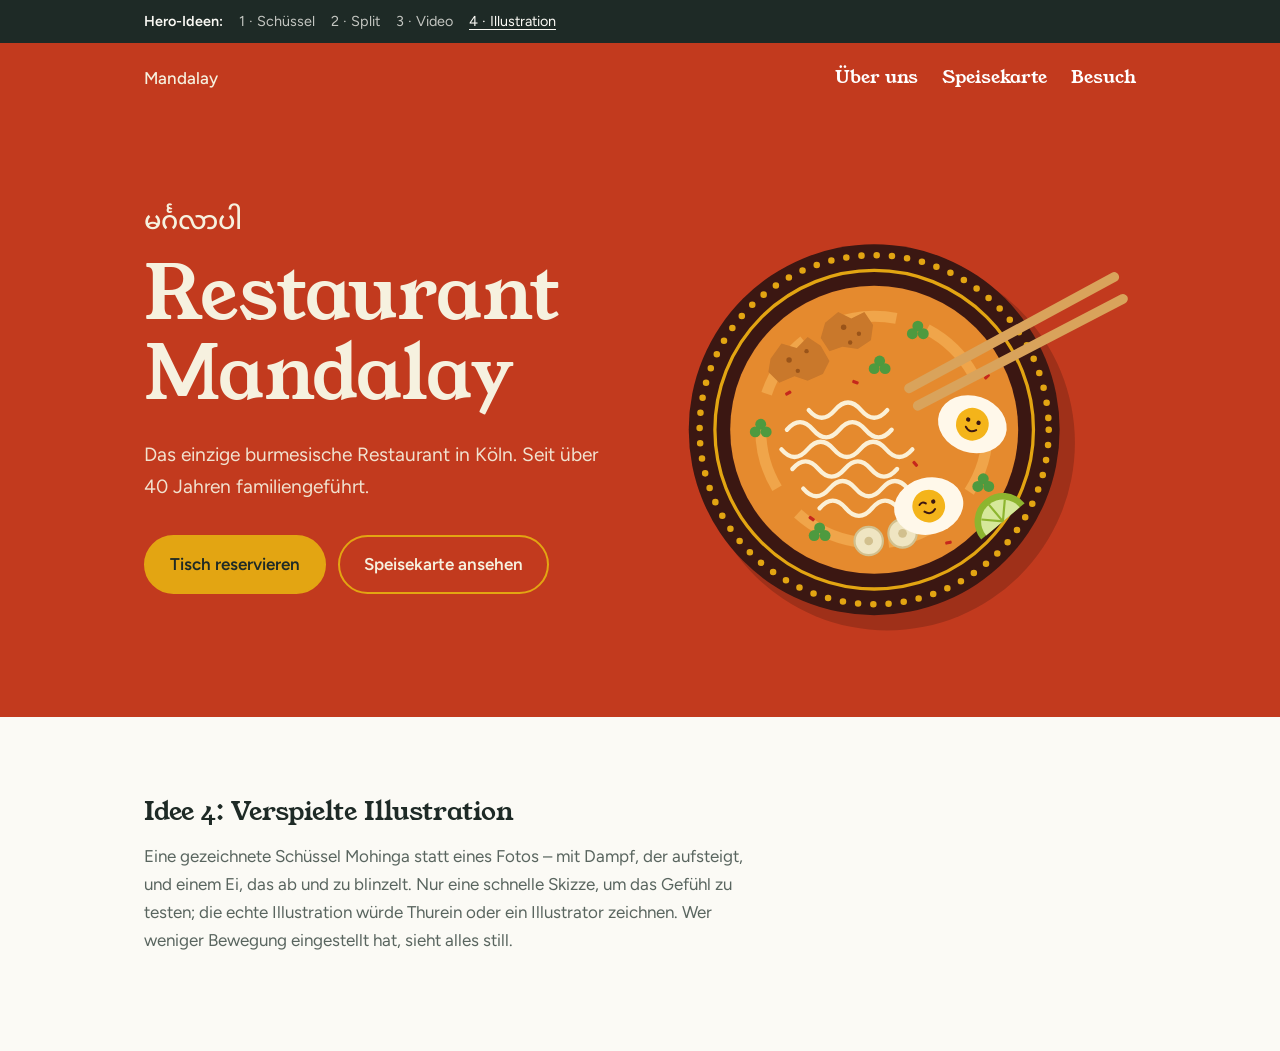
<file: design/explorations/hero-4-illustration.html>
<!DOCTYPE html>
<html lang="de">
<head>
  <meta charset="utf-8">
  <meta name="viewport" content="width=device-width, initial-scale=1, viewport-fit=cover">
  <title>Hero-Idee 4: Illustration – Mandalay</title>
  <link rel="stylesheet" href="../../css/styles.css">
  <link rel="stylesheet" href="hero-ideas.css">
</head>
<body>

<div class="proto-bar">
  <div class="wrap">
    <strong>Hero-Ideen:</strong>
    <a href="hero-1-schuessel.html">1 · Schüssel</a>
    <a href="hero-2-split.html">2 · Split</a>
    <a href="hero-3-video.html">3 · Video</a>
    <a href="hero-4-illustration.html" aria-current="page">4 · Illustration</a>
  </div>
</div>

<header class="hero">
  <div class="wrap">
    <nav aria-label="Hauptnavigation">
      <a class="logo" href="../../index.html">Mandalay</a>
      <button class="burger" type="button" aria-label="Menü öffnen" aria-expanded="false" aria-controls="menu"><span></span><span></span><span></span></button>
      <ul id="menu">
        <li><a href="../../index.html#uns">Über uns</a></li>
        <li><a href="../../index.html#karte">Speisekarte</a></li>
        <li><a href="../../index.html#besuch">Besuch</a></li>
      </ul>
    </nav>
    <div class="hero-grid">
      <div>
        <p class="mingalaba" lang="my">မင်္ဂလာပါ</p>
        <h1>Restaurant Mandalay</h1>
        <p class="lead">Das einzige burmesische Restaurant in Köln. Seit über 40 Jahren familiengeführt.</p>
        <div class="btns">
          <a class="btn primary" href="tel:+492215101296">Tisch reservieren</a>
          <a class="btn ghost" href="../../index.html#karte">Speisekarte ansehen</a>
        </div>
      </div>

      <div class="dish-art">
        <svg viewBox="0 0 440 440" role="img" aria-labelledby="mohinga-title">
          <title id="mohinga-title">Illustration: eine dampfende Schüssel Mohinga mit Nudeln, Eiern, Kräutern und Stäbchen</title>
          <defs>
            <g id="leaf">
              <circle cx="0" cy="-5" r="5"/>
              <circle cx="-5" cy="2" r="5"/>
              <circle cx="5" cy="2" r="5"/>
            </g>
          </defs>

          <!-- bowl -->
          <circle class="ill-shadow" cx="212" cy="262" r="172"/>
          <circle class="ill-lacquer" cx="200" cy="250" r="170"/>
          <circle class="ill-rim-dots" cx="200" cy="250" r="160"/>
          <circle class="ill-rim-line" cx="200" cy="250" r="146"/>

          <!-- broth -->
          <circle class="ill-broth" cx="200" cy="250" r="132"/>
          <circle class="ill-broth-swirl" cx="200" cy="250" r="104"/>

          <!-- rice noodles -->
          <g class="ill-noodles">
            <path d="M140 232 q12 14 24 0 t24 0 t24 0"/>
            <path d="M120 250 q12 -14 24 0 t24 0 t24 0 t24 0"/>
            <path d="M115 268 q12 14 24 0 t24 0 t24 0 t24 0 t24 0"/>
            <path d="M125 286 q12 -14 24 0 t24 0 t24 0 t24 0"/>
            <path d="M135 304 q12 14 24 0 t24 0 t24 0 t24 0"/>
            <path d="M150 322 q12 -14 24 0 t24 0 t24 0"/>
          </g>

          <!-- split-pea fritters -->
          <g class="ill-fritter">
            <path d="M105 185 l10 -14 14 4 10 -10 12 8 8 14 -6 12 -14 6 -12 -4 -14 6 -10 -10z"/>
            <path d="M155 152 l12 -10 12 6 12 -6 8 12 -2 14 -12 8 -14 -2 -12 4 -8 -12z"/>
          </g>
          <g class="ill-fritter-dots">
            <circle cx="122" cy="186" r="2.5"/><circle cx="138" cy="178" r="2"/><circle cx="130" cy="196" r="2"/>
            <circle cx="172" cy="156" r="2.5"/><circle cx="186" cy="162" r="2"/><circle cx="178" cy="170" r="2"/>
          </g>

          <!-- banana stem slices -->
          <g class="ill-stem">
            <circle cx="195" cy="352" r="13"/>
            <circle cx="226" cy="345" r="13"/>
          </g>
          <g class="ill-stem-core">
            <circle cx="195" cy="352" r="4"/>
            <circle cx="226" cy="345" r="4"/>
          </g>

          <!-- coriander -->
          <use class="ill-herb" href="#leaf" x="205" y="192"/>
          <use class="ill-herb" href="#leaf" x="240" y="160"/>
          <use class="ill-herb" href="#leaf" x="300" y="300"/>
          <use class="ill-herb" href="#leaf" x="150" y="345"/>
          <use class="ill-herb" href="#leaf" x="96" y="250"/>

          <!-- egg halves (one blinks, one winks) -->
          <g transform="translate(290 245) rotate(18)">
            <ellipse class="ill-egg" rx="32" ry="26"/>
            <circle class="ill-yolk" r="15"/>
            <circle class="ill-face eye" cx="-5" cy="-3" r="2"/>
            <circle class="ill-face eye" cx="5" cy="-3" r="2"/>
            <path class="ill-face-line" d="M-5 4 q5 5 10 0"/>
          </g>
          <g transform="translate(250 320) rotate(-14)">
            <ellipse class="ill-egg" rx="32" ry="26"/>
            <circle class="ill-yolk" r="15"/>
            <path class="ill-face-line" d="M-8 -3 q3 -3 6 0"/>
            <circle class="ill-face" cx="5" cy="-3" r="2"/>
            <path class="ill-face-line" d="M-5 4 q5 5 10 0"/>
          </g>

          <!-- chili flakes -->
          <g class="ill-chili">
            <rect x="180" y="205" width="6" height="3" rx="1" transform="rotate(20 183 206)"/>
            <rect x="118" y="215" width="6" height="3" rx="1" transform="rotate(-30 121 216)"/>
            <rect x="235" y="280" width="6" height="3" rx="1" transform="rotate(50 238 281)"/>
            <rect x="265" y="352" width="6" height="3" rx="1" transform="rotate(-10 268 353)"/>
            <rect x="140" y="330" width="6" height="3" rx="1" transform="rotate(35 143 331)"/>
            <rect x="300" y="200" width="6" height="3" rx="1" transform="rotate(-45 303 201)"/>
          </g>

          <!-- lime wedge -->
          <g transform="translate(318 334) rotate(-40)">
            <path class="ill-lime" d="M-26 0 a26 26 0 0 1 52 0 z"/>
            <path class="ill-lime-flesh" d="M-20 0 a20 20 0 0 1 40 0 z"/>
            <path class="ill-lime-lines" d="M0 0 L-14 -14 M0 0 L0 -20 M0 0 L14 -14"/>
          </g>

          <!-- chopsticks -->
          <g class="ill-chopsticks">
            <line x1="420" y1="110" x2="232" y2="212"/>
            <line x1="428" y1="130" x2="240" y2="228"/>
          </g>

          <!-- steam -->
          <g class="ill-steam">
            <path class="s1" d="M170 160 c-14 -18 14 -34 0 -52 s14 -34 0 -52"/>
            <path class="s2" d="M208 150 c-14 -18 14 -34 0 -52 s14 -34 0 -52"/>
            <path class="s3" d="M246 160 c-14 -18 14 -34 0 -52 s14 -34 0 -52"/>
          </g>
        </svg>
      </div>
    </div>
  </div>
</header>

<main>
  <section>
    <div class="wrap">
      <h2>Idee 4: Verspielte Illustration</h2>
      <p class="proto-note">Eine gezeichnete Schüssel Mohinga statt eines Fotos – mit Dampf, der aufsteigt, und einem Ei, das ab und zu blinzelt. Nur eine schnelle Skizze, um das Gefühl zu testen; die echte Illustration würde Thurein oder ein Illustrator zeichnen. Wer weniger Bewegung eingestellt hat, sieht alles still.</p>
    </div>
  </section>
</main>

<script src="../../js/main.js"></script>
</body>
</html>
</file>
<file: css/styles.css>
/* ==========================================================================
   Mandalay – styles
   ========================================================================== */

/* Fonts (self-hosted, SIL Open Font License – see assets/fonts/OFL-*.txt) --- */
/* Files and unicode-ranges taken from Google Fonts: Young Serif v2, Figtree v9,
   Noto Sans Myanmar v27 (Burmese subset only – Latin text never uses it). */
@font-face {
  font-family: "Young Serif";
  font-style: normal;
  font-weight: 400;
  font-display: swap;
  src: url("../assets/fonts/young-serif-latin.woff2") format("woff2");
  unicode-range: U+0000-00FF, U+0131, U+0152-0153, U+02BB-02BC, U+02C6, U+02DA, U+02DC, U+0304, U+0308, U+0329, U+2000-206F, U+20AC, U+2122, U+2191, U+2193, U+2212, U+2215, U+FEFF, U+FFFD;
}
@font-face {
  font-family: "Young Serif";
  font-style: normal;
  font-weight: 400;
  font-display: swap;
  src: url("../assets/fonts/young-serif-latin-ext.woff2") format("woff2");
  unicode-range: U+0100-02BA, U+02BD-02C5, U+02C7-02CC, U+02CE-02D7, U+02DD-02FF, U+0304, U+0308, U+0329, U+1D00-1DBF, U+1E00-1E9F, U+1EF2-1EFF, U+2020, U+20A0-20AB, U+20AD-20C4, U+2113, U+2C60-2C7F, U+A720-A7FF;
}
@font-face {
  font-family: "Figtree";
  font-style: normal;
  font-weight: 400 600;
  font-display: swap;
  src: url("../assets/fonts/figtree-latin.woff2") format("woff2");
  unicode-range: U+0000-00FF, U+0131, U+0152-0153, U+02BB-02BC, U+02C6, U+02DA, U+02DC, U+0304, U+0308, U+0329, U+2000-206F, U+20AC, U+2122, U+2191, U+2193, U+2212, U+2215, U+FEFF, U+FFFD;
}
@font-face {
  font-family: "Figtree";
  font-style: normal;
  font-weight: 400 600;
  font-display: swap;
  src: url("../assets/fonts/figtree-latin-ext.woff2") format("woff2");
  unicode-range: U+0100-02BA, U+02BD-02C5, U+02C7-02CC, U+02CE-02D7, U+02DD-02FF, U+0304, U+0308, U+0329, U+1D00-1DBF, U+1E00-1E9F, U+1EF2-1EFF, U+2020, U+20A0-20AB, U+20AD-20C4, U+2113, U+2C60-2C7F, U+A720-A7FF;
}
@font-face {
  font-family: "Noto Sans Myanmar";
  font-style: normal;
  font-weight: 500;
  font-display: swap;
  src: url("../assets/fonts/noto-sans-myanmar-500-myanmar.woff2") format("woff2");
  unicode-range: U+1000-109F, U+200C-200D, U+25CC, U+A92E, U+A9E0-A9FE, U+AA60-AA7F, U+116D0-116E3;
}

/* Design tokens ------------------------------------------------------------ */
:root {
  --bg: #FBFAF5;
  --surface: #F1EEE3;
  --ink: #1E2A26;
  --muted: #59655F;
  --line: #D9D5C5;
  --jade: #C23A1E;      /* primary brand red (name kept from the draft) */
  --jade-ink: #F6F1DF;  /* text on --jade */
  --gold: #E3A512;
  --chili: #B3261E;
  --leaf: #2F7A4D;      /* vegan tag; white text on it passes contrast in both themes */

  box-sizing: border-box;
  padding-top: env(safe-area-inset-top, 0px);
  padding-bottom: env(safe-area-inset-bottom, 0px);
  color-scheme: light;
}

@media (prefers-color-scheme: dark) {
  :root:not([data-theme="light"]) {
    --bg: #121A17;
    --surface: #1A2420;
    --ink: #EFEBDD;
    --muted: #A5AFA8;
    --line: #2E3A35;
    --jade: #A82E18;
    --chili: #E5645B;
    color-scheme: dark;
  }
}

:root[data-theme="dark"] {
  --bg: #121A17;
  --surface: #1A2420;
  --ink: #EFEBDD;
  --muted: #A5AFA8;
  --line: #2E3A35;
  --jade: #A82E18;
  --chili: #E5645B;
  color-scheme: dark;
}

/* Base --------------------------------------------------------------------- */
html { scroll-padding-top: env(safe-area-inset-top, 0px); scroll-behavior: smooth; }
*, *::before, *::after { box-sizing: inherit; }

body {
  margin: 0;
  background: var(--bg);
  color: var(--ink);
  font: 400 1.0625rem/1.65 Figtree, system-ui, sans-serif;
}

h1, h2, h3 {
  font-family: "Young Serif", Georgia, serif;
  font-weight: 400;
  line-height: 1.1;
  margin: 0;
}

a { color: inherit; }
:focus-visible { outline: 3px solid var(--gold); outline-offset: 3px; }

.wrap { max-width: 1040px; margin: 0 auto; padding: 0 1.5rem; }
section { padding: 5rem 0; }

/* Hero --------------------------------------------------------------------- */
.hero {
  background: var(--jade);
  color: var(--jade-ink);
  padding: 1.25rem 0 5rem;
  position: relative;
  overflow: hidden;
}
.hero .wrap { position: relative; z-index: 1; }

nav {
  position: relative;
  display: flex;
  justify-content: space-between;
  align-items: center;
  gap: 1rem;
  flex-wrap: wrap;
  padding-bottom: 4rem;
}
/* Logo: white badge (assets/images/Mandalay-Logo-02.png) on the red header.
   The PNG has ~8% transparent margin around the circle: the image is drawn
   larger and that margin is pulled in, so the visible circle is ~88px
   (~64px on phones) and lines up with the text below. */
nav { --logo-full: 6.5rem; --logo-size: var(--logo-full); }
.logo { display: block; flex: none; border-radius: 50%; }
.logo img {
  display: block;
  width: var(--logo-size);
  height: auto;
  margin: calc(var(--logo-size) * -.08);
}
@media (max-width: 760px) {
  nav { --logo-full: 4.75rem; }
}
nav ul { display: flex; gap: 1.5rem; list-style: none; margin: 0; padding: 0; flex-wrap: wrap; }
nav a { text-decoration: none; font-weight: 500; }
nav ul a { font-family: "Young Serif", Georgia, serif; font-weight: 400; font-size: 1.125rem; }   /* same font as the hero headline */

/* Burger: assets/icons/Menu.svg inline (3 lines), animates into an ✕ */
.burger {
  display: none;
  place-items: center;
  background: none;
  color: var(--jade-ink);
  border: 0;
  border-radius: .6rem;
  width: 3rem;                  /* comfortable tap target */
  height: 3rem;
  padding: 0;
  cursor: pointer;
}
.burger-icon { display: block; width: 2.5rem; height: 2.5rem; }
.burger-icon path {
  transform-box: view-box;
  transform-origin: 12px 12px;  /* centre of the 24×24 icon */
  transition: transform .35s cubic-bezier(.2, .8, .2, 1), opacity .2s ease;
}
/* Open: top and bottom line move to the middle (5 units) and turn ±45° */
nav.open .burger-icon .l1 { transform: rotate(45deg) translateY(5px); }
nav.open .burger-icon .l2 { opacity: 0; }
nav.open .burger-icon .l3 { transform: rotate(-45deg) translateY(-5px); }

/* Call + e-mail buttons: only shown in the full-screen mobile menu */
nav .menu-extra { display: none; }

@media (max-width: 1024px) {
  /* Jump links land below the sticky bar (--bar-h is measured by js/main.js) */
  html { scroll-padding-top: calc(var(--bar-h, calc(env(safe-area-inset-top, 0px) + 4.5rem)) + .5rem); }
  html.menu-open { overflow: hidden; }

  nav { flex-wrap: nowrap; }
  .burger { display: grid; }
  /* Logo + burger stay on top of the open menu (the burger becomes the ✕) */
  .logo, .burger { position: relative; z-index: 41; }

  /* Full-screen menu in brand red */
  nav ul {
    position: fixed;
    inset: 0;
    z-index: 40;
    flex-direction: column;
    flex-wrap: nowrap;
    align-items: center;
    gap: .25rem;
    text-align: center;
    padding: calc(env(safe-area-inset-top, 0px) + 6rem) 1.5rem calc(env(safe-area-inset-bottom, 0px) + 2rem);
    overflow-y: auto;
    background: var(--jade);
    color: var(--jade-ink);
    visibility: hidden;
    opacity: 0;
  }
  nav.open ul { visibility: visible; opacity: 1; }
  nav ul a {
    display: block;
    padding: .35rem 0;
    font-family: "Young Serif", Georgia, serif;
    font-weight: 400;
    font-size: clamp(2rem, 9vw, 2.75rem);
    line-height: 1.2;
  }
  nav ul a:hover { color: var(--gold); }

  /* Links centred vertically: the free space is split above the first link and
     above the call button, which sits at the bottom */
  nav ul li:first-child { margin-top: auto; }
  nav .menu-extra { display: flex; justify-content: center; margin-top: auto; padding-top: 2rem; }
  nav ul .menu-extra .btn { display: inline-block; padding: .85rem 1.5rem; font: 600 1.05rem/1.4 Figtree, system-ui, sans-serif; }
  nav ul .menu-extra .btn.primary:hover { color: #1E2A26; }
  nav ul .menu-extra .btn.ghost:hover { color: var(--jade-ink); }

  /* Slim bar that slides in when scrolling up (js/main.js sets the classes) */
  .hero .wrap > nav.is-fixed {
    position: fixed;
    top: 0;
    left: 0;
    right: 0;
    z-index: 50;
    /* --p (0 = slim bar, 1 = full header) is set by js/main.js while scrolling
       back up to the top, so the bar grows smoothly into the big header */
    padding: calc(env(safe-area-inset-top, 0px) + .6rem + .65rem * var(--p, 0)) 1.5rem .6rem;
    background: var(--jade);
    color: var(--jade-ink);
    box-shadow: 0 6px 20px -10px rgb(0 0 0 / calc(.45 * (1 - var(--p, 0))));
    transform: translateY(-110%);
  }
  /* "none" (not translateY(0)) so the open menu inside is fixed to the screen, not the bar */
  .hero .wrap > nav.is-fixed.is-shown { transform: none; }
  /* Slim bar logo (~48px circle), growing to the full size as --p goes to 1 */
  .hero .wrap > nav.is-fixed { --logo-size: calc(3.5rem + (var(--logo-full) - 3.5rem) * var(--p, 0)); }
}

@media (max-width: 1024px) and (prefers-reduced-motion: no-preference) {
  nav ul { transition: opacity .25s ease, visibility .25s ease; }
  .hero .wrap > nav.is-fixed { transition: transform .25s ease; }
}

.mingalaba {
  font-family: "Noto Sans Myanmar", sans-serif;
  font-weight: 500;
  font-size: clamp(1.25rem, 3vw, 1.6rem);
  color: var(--jade-ink);
  margin: 0 0 .75rem;
}
.hero h1 { font-size: clamp(2.8rem, 8vw, 5.6rem); max-width: 12ch; }
.hero p.lead { max-width: 34rem; font-size: 1.2rem; margin: 1.5rem 0 2rem; color: var(--jade-ink); opacity: .92; }

/* Buttons */
.btns { display: flex; gap: .75rem; flex-wrap: wrap; }
.btn {
  display: inline-block;
  padding: .85rem 1.5rem;
  border-radius: 999px;
  font-weight: 600;
  text-decoration: none;
  border: 2px solid var(--gold);
}
.btn.primary { background: var(--gold); color: #1E2A26; }
.btn.primary:hover { background: #F0B72B; }
.btn.ghost { color: var(--jade-ink); }
.btn.ghost:hover { background: rgba(255, 255, 255, .1); }
/* Opens another website in a new tab */
.btn.ext::after { content: " ↗"; }

/* Wax crayon drawings (assets/images/drawings/), purely decorative ---------- */
/* Hero: bowl of Mohinga at the right, behind the text */
.hero-art {
  position: absolute;
  z-index: 0;
  right: max(1rem, calc(50% - 500px));
  bottom: 2.5rem;
  width: min(26rem, 36vw);
  height: auto;
  pointer-events: none;
}
@media (max-width: 999px) {
  .hero-art {
    position: relative;
    right: auto;
    bottom: auto;
    display: block;
    width: min(18rem, 70vw);
    margin: 2.5rem auto 0;
  }
}
/* Phones: no bowl, it only makes the page longer (tablet and desktop keep it) */
@media (max-width: 760px) {
  .hero-art { display: none; }
}

/* "Back to top" bowl (built by js/main.js). Desktop/tablet: while scrolling,
   the hero bowl flies into the bottom right corner and turns into the top view
   (mohinga-top.svg). Phones, legal pages and reduced motion: the top view fades in. */
.bowl-fly .hero-art { visibility: hidden; }   /* the button takes its place */

.bowl-top {
  position: fixed;
  z-index: 30;                 /* below the mobile menu (40) and sticky bar (50) */
  left: 0;
  top: 0;
  padding: 0;
  border: 0;
  border-radius: 50%;
  background: none;
  pointer-events: none;        /* only clickable once it sits in the corner */
}
.bowl-top.is-active { pointer-events: auto; cursor: pointer; }
.bowl-top:focus-visible { outline-offset: 4px; }

.bowl-top-art { position: absolute; inset: 0; display: block; }
/* Drawn at the hero size and shrunk with a transform during the flight
   (size + transform set by js/main.js; fade version: just fills the button) */
.bowl-top-scale {
  position: absolute;
  left: 0;
  top: 0;
  width: 100%;
  height: 100%;
  transform-origin: 0 0;
  will-change: transform;
}
.bowl-top-art img { position: absolute; inset: 0; width: 100%; height: 100%; }
/* Side view, or top view once .is-top is set (js/main.js, halfway through the
   flight). The flip between them is a short timed animation, see below. */
.bowl-top-art .top { opacity: 0; transform: scaleY(.12); }
.bowl-top.is-top .side { opacity: 0; transform: scaleY(.12); }
.bowl-top.is-top .top { opacity: 1; transform: none; }
/* Shadow once the bowl sits in the corner (outside the shrinking layer, so it
   keeps its size) */
.bowl-top.is-active .bowl-top-art,
.bowl-top.is-fade .bowl-top-art { filter: drop-shadow(0 6px 10px rgb(0 0 0 / .25)); }

/* Up arrow above the bowl, shown once the bowl sits in the corner. The light
   outline under the dark arrow keeps it visible on any background. */
.bowl-top-arrow {
  position: absolute;
  left: 50%;
  bottom: calc(100% - 4px);    /* the drawing has a little empty margin at the top */
  width: 1.5rem;
  height: 1.5rem;
  margin-left: -.75rem;
  overflow: visible;
  pointer-events: none;
  opacity: 0;
}
.bowl-top.is-active .bowl-top-arrow { opacity: 1; }
.bowl-top-arrow path { fill: none; stroke-linecap: round; stroke-linejoin: round; }
.bowl-top-arrow .halo { stroke: var(--bg); stroke-width: 5.5; }
.bowl-top-arrow .line { stroke: var(--ink); stroke-width: 2.5; }

/* Fade-in version: phones, legal pages, reduced motion */
.bowl-top.is-fade {
  left: auto;
  top: auto;
  right: 1rem;
  bottom: calc(1rem + env(safe-area-inset-bottom, 0px));
  width: 4.25rem;
  height: 4.25rem;
  opacity: 0;
  visibility: hidden;
}
.bowl-top.is-fade.is-active { opacity: 1; visibility: visible; }
@media (min-width: 761px) {
  .bowl-top.is-fade { right: 1.25rem; bottom: calc(1.25rem + env(safe-area-inset-bottom, 0px)); width: 5.25rem; height: 5.25rem; }
}

@media (prefers-reduced-motion: no-preference) {
  .bowl-top-art { transition: transform .3s cubic-bezier(.2, .8, .2, 1), filter .3s ease; }
  /* Flip like the bowl tipping towards you: the visible view squashes flat
     (.18s), then the other one unfolds from flat (.18s). Works both ways. */
  .bowl-top-art .side { transition: transform .18s ease-out .18s, opacity 0s .18s; }
  .bowl-top-art .top { transition: transform .18s ease-in, opacity 0s .18s; }
  .bowl-top.is-top .side { transition: transform .18s ease-in, opacity 0s .18s; }
  .bowl-top.is-top .top { transition: transform .18s ease-out .18s, opacity 0s .18s; }
  .bowl-top-arrow { transition: opacity .25s ease; }
  .bowl-top.is-fade { transform: translateY(.75rem) scale(.85); transition: opacity .25s ease, transform .3s cubic-bezier(.2, .8, .2, 1), visibility .25s; }
  .bowl-top.is-fade.is-active { transform: none; }
  /* The arrow hops up twice, then rests (2s loop) */
  .bowl-top.is-active .bowl-top-arrow { animation: bowl-hop 2s ease-in-out infinite; }
  @keyframes bowl-hop {
    0%, 40%, 100% { transform: translateY(0); }
    15% { transform: translateY(-6px); }
    25% { transform: translateY(0); }
    32% { transform: translateY(-3px); }
  }
  /* A little wobble on hover */
  @media (hover: hover) {
    .bowl-top.is-active:hover .bowl-top-art { transform: scale(1.08) rotate(-10deg); }
  }
}

/* Über uns ----------------------------------------------------------------- */
.about { display: grid; grid-template-columns: 1fr 1fr; gap: 1.5rem 3rem; align-items: start; }
.about h2 { font-size: clamp(2rem, 4.5vw, 3rem); }
.about p { margin: 0 0 1rem; max-width: 34rem; }

/* The three points: one row below headline + text, each with its own gold line */
.facts {
  grid-column: 1 / -1;
  display: grid;
  grid-template-columns: repeat(3, 1fr);
  gap: 1.5rem 3rem;
  margin: 1.5rem 0 0;
  padding: 0;
  list-style: none;
}
.facts li { padding: .25rem 0 .25rem 1.25rem; border-left: 4px solid var(--gold); }
.facts strong { display: block; font-family: "Young Serif", serif; font-weight: 400; font-size: 1.2rem; }
.facts span { color: var(--muted); }

@media (max-width: 760px) {
  .about, .facts { grid-template-columns: 1fr; }
  .facts { margin-top: .5rem; }
}

/* Neu bei uns: six dishes for first-time guests ---------------------------- */
.try { padding-top: 0; }       /* follows straight on from Über uns (same background) */
.try h2 { font-size: clamp(2rem, 4.5vw, 3rem); margin-bottom: .5rem; }
.try .sub { color: var(--muted); margin: 0 0 2.5rem; max-width: 38rem; }
.try-list {
  display: grid;
  grid-template-columns: repeat(2, 1fr);   /* big enough to see the food */
  gap: 3rem 2.5rem;
  margin: 0 0 1.5rem;
  padding: 0;
  list-style: none;
}
/* Same 4:3 shape for every photo */
.try-list img {
  display: block;
  width: 100%;
  height: auto;
  aspect-ratio: 4 / 3;
  object-fit: cover;
  margin-bottom: 1rem;
}
.try-list h3 { font-size: 1.5rem; }
.try-list p { margin: 0; }
.try-list .de { font-weight: 600; margin: .2rem 0 .35rem; }
.try-list .why { color: var(--muted); }
.try .credits { font-size: .8rem; color: var(--muted); margin: 0 0 2rem; }
.try .credits a { color: inherit; }
.try .btn { display: block; width: fit-content; margin-inline: auto; }

/* Phones: swipeable row instead of a long stack. Runs to the screen edges;
   the next card peeks in so it's clear there's more. Pure CSS (scroll snap). */
@media (max-width: 760px) {
  .try-list {
    display: flex;
    gap: 1rem;
    overflow-x: auto;
    scroll-snap-type: x mandatory;
    overscroll-behavior-x: contain;
    margin-inline: -1.5rem;          /* = .wrap padding */
    padding: 0 1.5rem;
    scroll-padding-inline: 1.5rem;
    scrollbar-width: none;           /* the dots show the position instead */
  }
  .try-list::-webkit-scrollbar { display: none; }
  .try-list li { flex: 0 0 min(80%, 20rem); scroll-snap-align: start; }
}

/* Slider controls (added by js/main.js, phones only): ‹ arrow, dots, › arrow.
   Dot buttons are a bigger tap area; the visible dot is ::before. The active
   dot stretches into a pill. */
.try-controls { display: none; }
@media (max-width: 760px) {
  .try-controls { display: flex; align-items: center; justify-content: space-between; margin: 0 0 1rem; }
}
.try-dots { display: flex; justify-content: center; }
.try-arrow {
  display: grid;
  place-items: center;
  width: 2.75rem;
  height: 2.75rem;
  border: 1px solid var(--muted);
  border-radius: 50%;
  background: none;
  color: var(--ink);
  cursor: pointer;
}
.try-arrow:hover { background: var(--surface); }
/* Same caret as the Hauptgerichte filter arrow (.picker-toggle) */
.try-arrow::before {
  content: "";
  width: .55rem;
  height: .55rem;
  border-right: 2px solid currentColor;
  border-bottom: 2px solid currentColor;
}
.try-arrow.prev::before { transform: translateX(.12rem) rotate(135deg); }
.try-arrow.next::before { transform: translateX(-.12rem) rotate(-45deg); }
.try-dots button {
  display: grid;
  place-items: center;
  height: 1.75rem;
  padding: 0 .25rem;
  border: 0;
  background: none;
  cursor: pointer;
}
.try-dots button::before {
  content: "";
  width: .5rem;
  height: .5rem;
  border-radius: 999px;
  background: var(--muted);
  transition: width .3s ease, background-color .3s ease;
}
.try-dots button[aria-current="true"]::before { width: 1.5rem; background: var(--jade); }
@media (prefers-reduced-motion: reduce) {
  .try-dots button::before { transition: none; }
}

/* Speisekarte -------------------------------------------------------------- */
.menu { background: var(--surface); }
.menu h2 { font-size: clamp(2rem, 4.5vw, 3rem); margin-bottom: .5rem; }
.menu .sub { color: var(--muted); margin: 0 0 2.5rem; max-width: 38rem; }

/* Category tabs (switched on by js/main.js) */
.menu-tabs {
  display: flex;
  gap: .5rem;
  overflow-x: auto;
  margin: 0 -1.5rem 1.5rem;
  padding: .25rem 1.5rem;
  scrollbar-width: none;
}
.menu-tabs[hidden] { display: none; }
.menu-tabs::-webkit-scrollbar { display: none; }
.menu-tabs button {
  flex: none;
  font: inherit;
  font-weight: 600;
  padding: .5rem 1.1rem;
  border-radius: 999px;
  border: 1px solid var(--line);
  background: var(--bg);
  color: var(--ink);
  cursor: pointer;
}
.menu-tabs button:hover { border-color: var(--jade); }
.menu-tabs button[aria-selected="true"] { background: var(--jade); border-color: var(--jade); color: var(--jade-ink); }

/* "Hauptgerichte | ▾": one pill, the tab part shows all main courses, the
   arrow part opens the filter */
.menu-tabs .split {
  flex: none;
  display: inline-flex;
  border: 1px solid var(--line);
  border-radius: 999px;
  background: var(--bg);
  color: var(--ink);
}
.menu-tabs .split:hover { border-color: var(--jade); }
.menu-tabs .split:has([aria-selected="true"]) { background: var(--jade); border-color: var(--jade); color: var(--jade-ink); }
.menu-tabs .split > button { border: 0; background: none; color: inherit; }
.menu-tabs .split > button:hover { background: color-mix(in srgb, currentColor 8%, transparent); }
.menu-tabs .split > [role="tab"] { padding-right: .45rem; border-radius: 999px 0 0 999px; }
.menu-tabs .split > .picker-toggle {
  display: inline-flex;
  align-items: center;
  padding: .5rem 1rem .5rem .45rem;
  border-radius: 0 999px 999px 0;
}

/* Mouse drag-to-scroll for the tab row (js/main.js; touch scrolls natively) */
.menu-tabs.can-drag { cursor: grab; }
.menu-tabs.is-dragging { cursor: grabbing; user-select: none; }
.menu-tabs.is-dragging button { cursor: grabbing; }

.menu-panel h3, .menu-panel h4 { font-family: "Young Serif", Georgia, serif; font-weight: 400; color: var(--jade); }
.menu-panel h3 { font-size: 1.5rem; margin: 2rem 0 .5rem; }
.menu-panel h4 { font-size: 1.5rem; margin: 1.75rem 0 .25rem; }
@media (prefers-color-scheme: dark) {
  :root:not([data-theme="light"]) .menu-panel h3,
  :root:not([data-theme="light"]) .menu-panel h4 { color: var(--gold); }
}
:root[data-theme="dark"] .menu-panel h3,
:root[data-theme="dark"] .menu-panel h4 { color: var(--gold); }

/* Hidden visually, still read by screen readers. With tabs on, the tab already
   names the category, so panel headings use this too (subheadings stay visible). */
.sr-only,
.menu.is-tabbed .menu-panel > h3 {
  position: absolute;
  width: 1px;
  height: 1px;
  overflow: hidden;
  clip-path: inset(50%);
  white-space: nowrap;
}

/* Main course filter list, opened from the arrow next to "Hauptgerichte".
   js/main.js lines it up under the pill (sets "left"). */
.menu-nav { position: relative; }
/* Chevron, drawn with borders so it follows the text color */
.picker-toggle::after {
  content: "";
  width: .4em;
  height: .4em;
  margin-top: -.2em;
  border-right: 2px solid currentColor;
  border-bottom: 2px solid currentColor;
  transform: rotate(45deg);
}
.picker-toggle[aria-expanded="true"]::after { transform: translateY(.2em) rotate(-135deg); }

.picker-list {
  position: absolute;
  z-index: 5;
  top: calc(100% + .5rem);
  left: 0;
  min-width: 17rem;
  max-width: calc(100vw - 3rem);
  margin: 0;
  padding: .5rem;
  list-style: none;
  background: var(--bg);
  border: 1px solid var(--line);
  border-radius: 1rem;
  box-shadow: 0 18px 40px -16px rgb(0 0 0 / .3);
}
.picker-list[hidden] { display: none; }
.picker-list button {
  display: block;
  width: 100%;
  font: inherit;
  font-weight: 500;
  text-align: left;
  color: var(--ink);
  background: none;
  border: 0;
  border-radius: .5rem;
  padding: .55rem .85rem;
  cursor: pointer;
}
.picker-list button:hover,
.picker-list button[aria-pressed="true"] { background: var(--surface); }
.picker-list button[aria-pressed="true"] { font-weight: 600; }

@media (prefers-reduced-motion: no-preference) {
  .picker-toggle::after { transition: transform .2s ease; }
  .picker-list:not([hidden]) { animation: picker-in .16s ease-out; }
  @keyframes picker-in { from { opacity: 0; transform: translateY(-.35rem); } }
}

/* Two columns filled top to bottom (first half left, second half right), so
   every dish sits right under the previous one */
.dishes { columns: 2; column-gap: 4rem; }

.dish { padding: .9rem 0; border-bottom: 1px solid var(--line); break-inside: avoid; }
.dish .top { display: flex; justify-content: space-between; gap: 1rem; font-weight: 600; }
/* Number, name and tags on one vertically centred line; tags wrap below if needed */
.dish .name { display: flex; flex-wrap: wrap; align-items: center; gap: .25rem .4rem; }
.dish .name em {
  font-style: normal;
  font-family: "Noto Sans Myanmar", sans-serif;
  font-weight: 500;
  color: var(--muted);
  font-size: .85em;
  margin-left: .4rem;
}
.dish p { margin: .2rem 0 0; color: var(--muted); font-size: .98rem; }
.dish .no { color: var(--muted); font-size: .85em; font-variant-numeric: tabular-nums; margin-right: .1rem; }
.dish .price { white-space: nowrap; text-align: right; }
.dish .allergens { color: var(--muted); font-size: .75rem; font-weight: 500; margin-right: .6rem; }
.dish .translit { font-style: italic; font-size: .92rem; margin-top: .05rem; }
.dish .note { color: var(--ink); font-size: .92rem; }
.dish .en { font-size: .88rem; opacity: .85; }

.tag {
  display: inline-block;
  font-size: .78rem;
  font-weight: 600;
  padding: .05rem .5rem;
  border-radius: 4px;
  line-height: 1.5;
}
.tag.v { background: var(--leaf); color: #fff; }
.tag.h { background: var(--chili); color: #fff; }

.legend { margin-top: 2.5rem; color: var(--muted); font-size: .95rem; }
.legend p { margin: 0 0 .5rem; }
.legend strong { color: var(--ink); }
.allergen-key {
  display: grid;
  grid-template-columns: repeat(auto-fill, minmax(10rem, 1fr));
  gap: .2rem 1.5rem;
  margin: 0 0 1rem;
  padding: 0;
  list-style: none;
}

@media (max-width: 760px) {
  .dishes { columns: 1; }
}

/* Besuch ------------------------------------------------------------------- */
.visit h2 { font-size: clamp(2rem, 4.5vw, 3rem); margin-bottom: 1.5rem; text-align: center; }

/* Map: static Google Maps screenshot (assets/images/karte-mandalay.jpg).
   Clicking the map or the button opens Google Maps. */
.map {
  position: relative;
  margin: 0 0 2.5rem;
  aspect-ratio: 16 / 9;
  border: 1px solid var(--line);
  border-radius: 1.25rem;
  overflow: hidden;
  background: var(--surface);
}
.map-open { position: relative; display: block; height: 100%; }
/* object-position keeps Google's "Mandalay" pin in view when the frame is wider */
.map-open img { display: block; width: 100%; height: 100%; object-fit: cover; object-position: 50% 57%; }
.map-open:focus-visible { outline: none; }
.map-open::after { content: ""; position: absolute; inset: 0; border-radius: inherit; pointer-events: none; }
.map-open:focus-visible::after { box-shadow: inset 0 0 0 3px var(--gold); }
.map-gmaps {
  position: absolute;
  right: .75rem;
  bottom: .75rem;
  padding: .5rem 1rem;
  border: 1px solid var(--line);
  border-radius: 999px;
  background: var(--bg);
  color: var(--ink);
  font-size: .92rem;
  font-weight: 600;
  text-decoration: none;
  box-shadow: 0 6px 18px -8px rgb(0 0 0 / .35);
}
.map-gmaps::after { content: " ↗"; }
.map-gmaps:hover { border-color: var(--jade); }
.map-credit {
  position: absolute;
  left: 0;
  bottom: 0;
  padding: .15rem .6rem;
  border-top-right-radius: .6rem;
  background: color-mix(in srgb, var(--bg) 85%, transparent);
  color: var(--muted);
  font-size: .72rem;
}
@media (prefers-color-scheme: dark) {
  :root:not([data-theme="light"]) .map-open img { filter: brightness(.85); }
}
:root[data-theme="dark"] .map-open img { filter: brightness(.85); }

/* Opening hours and reservation box: side by side on wider screens */
.visit-info { display: grid; grid-template-columns: 1fr 1fr; gap: 2rem 4rem; align-items: start; }
.visit .visit-info .box { margin-top: 0; }
@media (min-width: 761px) {
  .map { aspect-ratio: 21 / 9; }
}
@media (max-width: 760px) {
  .visit-info { grid-template-columns: 1fr; }
}
@media (prefers-reduced-motion: no-preference) {
  .map-open img { transition: transform .4s ease; }
  .map-open:hover img { transform: scale(1.03); }
}

.hours { width: 100%; border-collapse: collapse; }
.hours td { padding: .55rem 0; border-bottom: 1px solid var(--line); }
.hours td:last-child { text-align: right; font-variant-numeric: tabular-nums; }

/* Address under the opening hours: small label + address, set apart from the time rows */
.hours-address { margin: 1.25rem 0 0; font-weight: 600; }
.hours-address .label {
  display: block;
  font-size: .85rem;
  font-weight: 600;
  color: var(--muted);
}

.visit .box { background: var(--jade); color: var(--jade-ink); padding: 2rem; border-radius: 1.25rem; margin-top: 2rem; }
.visit .box h3 { font-size: 1.6rem; margin-bottom: .75rem; }
.visit .box p { margin: 0 0 1.25rem; }

/* Legal pages (Impressum, Datenschutz) ------------------------------------- */
.hero.compact { padding-bottom: 3rem; }
.hero.compact nav { padding-bottom: 2.5rem; }
.hero.compact h1 { font-size: clamp(2.4rem, 6vw, 3.6rem); max-width: none; }

.legal { max-width: 44rem; padding-top: 3rem; padding-bottom: 4rem; }
.legal h2 { font-size: 1.5rem; margin: 2.5rem 0 .75rem; }
.legal h2:first-child { margin-top: 0; }
.legal p, .legal ul { margin: 0 0 1rem; }
.legal ul { padding-left: 1.25rem; }
.legal a { overflow-wrap: anywhere; }   /* crayon underline: see "Crayon underline" */
.legal .updated { margin-top: 2.5rem; color: var(--muted); font-size: .95rem; }

/* Temporary: marks placeholder content that still needs real data */
.todo { background: var(--gold); color: #1E2A26; padding: 0 .3em; border-radius: 3px; }

/* Footer ------------------------------------------------------------------- */
/* Red like the hero, so the page opens and closes in the restaurant's colour:
   a warm goodbye (logo, Burmese "thank you", invitation), address, contact,
   visit links, then a thin line and the legal row. Same on all 3 pages. */
footer { background: var(--jade); color: var(--jade-ink); padding: 3.5rem 0 1.5rem; font-size: .95rem; }
footer p { margin: 0; }
.footer-main {
  display: grid;
  grid-template-columns: 1.6fr repeat(3, 1fr);
  gap: 2rem 3rem;
  align-items: start;
  padding-bottom: 2.5rem;
}
.footer-invite { font-family: "Young Serif", Georgia, serif; font-size: 1.5rem; line-height: 1.2; }
.footer-label { font-size: .8rem; font-weight: 600; letter-spacing: .06em; text-transform: uppercase; margin: .35rem 0 .6rem; }
.footer-col p + p { margin-top: .4rem; }
.footer-bottom {
  display: flex;
  justify-content: space-between;
  flex-wrap: wrap;
  gap: .5rem 1.5rem;
  padding-top: 1.25rem;
  /* thin line, as wide as the content (the .wrap padding is 1.5rem each side) */
  background: linear-gradient(color-mix(in srgb, var(--jade-ink) 30%, transparent), color-mix(in srgb, var(--jade-ink) 30%, transparent)) center top / calc(100% - 3rem) 1px no-repeat;
}
footer a[aria-current="page"] { font-weight: 600; }
/* Footer links: white, crayon line only on hover/focus (see "Crayon underline") */
@media (max-width: 900px) {
  .footer-main { grid-template-columns: repeat(3, 1fr); }
  .footer-hello { grid-column: 1 / -1; }
}
@media (max-width: 560px) {
  .footer-main { grid-template-columns: 1fr; gap: 1.75rem; }
}

/* Crayon underline ---------------------------------------------------------- */
/* A gold wax crayon stroke (same filter idea as the drawings: wobble + grain)
   instead of the plain underline. It's a small SVG image that repeats
   sideways, so links that wrap onto two lines get a stroke on each line.
   Gold is the same in light and dark mode. */
:root {
  --crayon-line: url("data:image/svg+xml,%3Csvg xmlns='http://www.w3.org/2000/svg' width='120' height='8' viewBox='0 0 120 8'%3E%3Cfilter id='w' x='-5%25' y='-60%25' width='110%25' height='220%25'%3E%3CfeTurbulence type='fractalNoise' baseFrequency='0.06' numOctaves='2' seed='25' result='warp'/%3E%3CfeDisplacementMap in='SourceGraphic' in2='warp' scale='2.5' xChannelSelector='R' yChannelSelector='G' result='wobbly'/%3E%3CfeTurbulence type='fractalNoise' baseFrequency='0.8 0.3' numOctaves='3' seed='26' result='grain'/%3E%3CfeColorMatrix in='grain' type='matrix' values='0 0 0 0 0 0 0 0 0 0 0 0 0 0 0 -3.2 0 0 0 2.6' result='mask'/%3E%3CfeComposite in='wobbly' in2='mask' operator='in'/%3E%3C/filter%3E%3Cpath d='M-4 4.5 C20 3.2 40 5.6 62 4 S100 3.4 124 4.5' fill='none' stroke='%23E3A512' stroke-width='3' filter='url(%23w)'/%3E%3C/svg%3E");
}
.legal a,
.try .credits a {
  text-decoration: none;
  padding-bottom: .6em;              /* gap between text and stroke */
  background: var(--crayon-line) left bottom / 120px 8px repeat-x;
  -webkit-box-decoration-break: clone;
  box-decoration-break: clone;
}
/* Nav links: on hover and keyboard focus the stroke draws itself in from left
   to right, and rubs out back to the left when the pointer leaves. The stroke
   stays put; only a clip reveals it. Desktop only; on phones/tablets the links
   are the full-screen menu (no hover there). */
@media (min-width: 1025px) {
  nav ul a:not(.btn) { position: relative; padding-bottom: .8em; color: #fff; }   /* gap between text and stroke; white like the logo */
  nav ul a:not(.btn)::after {
    content: "";
    position: absolute;
    left: 0;
    right: 0;
    bottom: 0;
    height: 8px;
    background: var(--crayon-line) left bottom / 120px 8px repeat-x;
    clip-path: inset(0 100% 0 0);
    pointer-events: none;
  }
  nav ul a:not(.btn):hover::after,
  nav ul a:not(.btn):focus-visible::after { clip-path: inset(0); }
  /* Text warms from white to cream (cream on red still has enough contrast) */
  nav ul a:not(.btn):hover,
  nav ul a:not(.btn):focus-visible { color: var(--jade-ink); }
}
@media (min-width: 1025px) and (prefers-reduced-motion: no-preference) {
  nav ul a:not(.btn) { transition: color .2s ease; }
  nav ul a:not(.btn)::after { transition: clip-path .2s ease-in; }                      /* rub out */
  nav ul a:not(.btn):hover::after,
  nav ul a:not(.btn):focus-visible::after { transition: clip-path .4s cubic-bezier(.3, .7, .3, 1); }  /* draw in */
}

/* Footer links: white, no line; on hover/focus the text warms to cream and
   the stroke draws in like in the nav. The link to the current page (legal
   pages) keeps its line. */
footer a { position: relative; padding-bottom: .75em; color: #fff; text-decoration: none; }   /* gap between text and stroke */
footer a::after {
  content: "";
  position: absolute;
  left: 0;
  right: 0;
  bottom: 0;
  height: 8px;
  background: var(--crayon-line) left bottom / 120px 8px repeat-x;
  clip-path: inset(0 100% 0 0);
  pointer-events: none;
}
footer a:hover,
footer a:focus-visible { color: var(--jade-ink); }
footer a:hover::after,
footer a:focus-visible::after,
footer a[aria-current="page"]::after { clip-path: inset(0); }
@media (prefers-reduced-motion: no-preference) {
  footer a { transition: color .2s ease; }
  footer a::after { transition: clip-path .2s ease-in; }                      /* rub out */
  footer a:hover::after,
  footer a:focus-visible::after { transition: clip-path .4s cubic-bezier(.3, .7, .3, 1); }  /* draw in */
}

/* Reduced motion ----------------------------------------------------------- */
@media (prefers-reduced-motion: reduce) {
  html { scroll-behavior: auto; }
  .burger-icon path { transition: none; }
}
</file>
<file: design/explorations/hero-ideas.css>
/* ==========================================================================
   Hero explorations – prototypes only, not used by the live site.
   Loaded after css/styles.css and builds on its tokens and .hero styles.
   ========================================================================== */

/* Switcher bar between the ideas ------------------------------------------- */
.proto-bar { background: var(--ink); color: var(--bg); font-size: .9rem; }
.proto-bar .wrap { display: flex; flex-wrap: wrap; align-items: center; gap: .25rem 1rem; padding-top: .6rem; padding-bottom: .6rem; }
.proto-bar strong { font-weight: 600; }
.proto-bar a { text-decoration: none; opacity: .75; }
.proto-bar a:hover { opacity: 1; }
.proto-bar a[aria-current="page"] { opacity: 1; text-decoration: underline; text-underline-offset: 3px; }

.proto-note { color: var(--muted); max-width: 38rem; }

/* Photo placeholder --------------------------------------------------------
   Striped box with a label. The <img>/<video> inside covers it once the real
   file exists; if the file is missing, the img removes itself (onerror). */
.ph {
  position: relative;
  overflow: hidden;
  display: grid;
  place-items: center;
  text-align: center;
  color: var(--jade-ink);
  background:
    repeating-linear-gradient(135deg, rgba(255, 255, 255, .07) 0 12px, transparent 12px 24px),
    color-mix(in srgb, var(--jade-ink) 14%, var(--jade));
}
.ph-label { position: relative; max-width: 17rem; padding: 1rem; font-size: .95rem; line-height: 1.4; }
.ph-label strong { display: block; font-weight: 600; }
.ph img, .ph video { position: absolute; inset: 0; width: 100%; height: 100%; object-fit: cover; }

/* Idea 1 – the bowl becomes a real photo ------------------------------------ */
.hero-grid { display: grid; gap: 4rem; align-items: center; }
.hero-grid h1 { font-size: clamp(2.8rem, 7vw, 4.6rem); }

.bowl-photo {
  width: min(24rem, 62vw);
  aspect-ratio: 1;
  margin: 0 auto 2.75rem;
  border-radius: 50%;
  /* the rings of the old decorative bowl, now framing the photo */
  box-shadow:
    0 0 0 .6rem var(--jade),
    0 0 0 1rem var(--gold),
    0 0 0 2.1rem var(--jade),
    0 0 0 2.5rem var(--chili);
}
.bowl-photo .ph { height: 100%; border-radius: 50%; }
.bowl-photo .ph::before {
  content: "";
  position: absolute;
  inset: 0;
  background: inherit;
  animation: bowl-spin 60s linear infinite;
}
.bowl-photo img { animation: bowl-spin 90s linear infinite; }
@keyframes bowl-spin { to { transform: rotate(360deg); } }

@media (min-width: 900px) {
  .hero-grid { grid-template-columns: 1.1fr .9fr; gap: 3rem; }
  .bowl-photo { margin: 0 0 0 auto; }
}

/* Idea 2 – split screen, photo fills the right half ------------------------ */
.hero.split { padding-bottom: 0; }
.hero.split .split-text { padding-bottom: 3rem; }
.split-photo { aspect-ratio: 4 / 3; }

@media (min-width: 900px) {
  .hero.split { min-height: min(88svh, 46rem); padding-bottom: 5rem; }
  .hero.split .split-text { max-width: min(30rem, calc(54vw - 4rem)); padding-bottom: 0; }
  .hero.split h1 { font-size: clamp(2.8rem, 5.5vw, 4.6rem); }
  .split-photo { position: absolute; top: 0; right: 0; bottom: 0; width: 46%; aspect-ratio: auto; }
  /* darkens the top of the photo so the menu links stay readable */
  .split-photo::after {
    content: "";
    position: absolute;
    inset: 0 0 auto;
    height: 8rem;
    background: linear-gradient(rgba(0, 0, 0, .45), transparent);
  }
}

/* Idea 3 – short looping video behind the text ----------------------------- */
.hero.video { min-height: min(92svh, 50rem); }
.hero-media { position: absolute; inset: 0; z-index: 0; }
.hero-media .ph { height: 100%; }
.hero-media::after {
  /* tints the video in the brand red so the text keeps enough contrast */
  content: "";
  position: absolute;
  inset: 0;
  background: color-mix(in srgb, var(--jade) 78%, transparent);
}
@media (min-width: 900px) {
  .hero-media::after {
    background: linear-gradient(90deg,
      color-mix(in srgb, var(--jade) 92%, transparent) 0 35%,
      color-mix(in srgb, var(--jade) 45%, transparent));
  }
}

/* stand-in motion while there is no real video yet */
.no-video .hero-media video { display: none; }
.no-video .hero-media .ph {
  background:
    radial-gradient(circle at 30% 60%, var(--gold), transparent 45%),
    radial-gradient(circle at 75% 35%, var(--chili), transparent 50%),
    var(--jade);
  background-size: 160% 160%;
  animation: steam 12s ease-in-out infinite alternate;
}
@keyframes steam { to { background-position: 100% 0, 0 100%, 0 0; } }
.hero.paused .hero-media .ph { animation-play-state: paused; }

.video-note {
  display: none;
  position: absolute;
  left: 1.5rem;
  right: 5.5rem;
  bottom: 1.5rem;
  z-index: 1;
  margin: 0;
  font-size: .9rem;
  color: var(--jade-ink);
  opacity: .85;
}
.no-video .video-note { display: block; }

.video-toggle {
  position: absolute;
  right: 1.5rem;
  bottom: 1.25rem;
  z-index: 2;
  display: grid;
  place-items: center;
  width: 2.75rem;
  height: 2.75rem;
  padding: 0;
  border: 2px solid var(--jade-ink);
  border-radius: 50%;
  background: rgba(0, 0, 0, .25);
  color: var(--jade-ink);
  cursor: pointer;
}
.video-toggle:hover { background: rgba(0, 0, 0, .4); }
.video-toggle .icon-play { display: none; }
.hero.paused .video-toggle .icon-play { display: block; }
.hero.paused .video-toggle .icon-pause { display: none; }

/* Idea 4 – illustrated Mohinga bowl (SVG) ---------------------------------- */
/* Illustration colours: the brand tokens plus a few food colours of its own */
:root {
  --ill-lacquer: #3B1712;
  --ill-broth: #E58A2E;
  --ill-broth-light: #F0A54A;
  --ill-noodle: #FBF0D6;
  --ill-egg: #FFF8EA;
  --ill-yolk: #F4B41A;
  --ill-fritter: #C9782B;
  --ill-fritter-dark: #9A5419;
  --ill-stem: #EFE5C2;
  --ill-stem-line: #D2C08E;
  --ill-herb: #4E9A3F;
  --ill-lime: #8DB52F;
  --ill-lime-flesh: #D6E89A;
  --ill-chili: #C6281C;
  --ill-wood: #D9A35B;
}

.dish-art { width: min(30rem, 86vw); margin: 0 auto; }
.dish-art svg { display: block; width: 100%; height: auto; overflow: visible; }

.ill-shadow { fill: rgba(0, 0, 0, .18); }
.ill-lacquer { fill: var(--ill-lacquer); }
.ill-rim-dots { fill: none; stroke: var(--gold); stroke-width: 6; stroke-linecap: round; stroke-dasharray: 0 14; }
.ill-rim-line { fill: none; stroke: var(--gold); stroke-width: 3; }
.ill-broth { fill: var(--ill-broth); }
.ill-broth-swirl { fill: none; stroke: var(--ill-broth-light); stroke-width: 10; stroke-dasharray: 60 30; }
.ill-noodles path { fill: none; stroke: var(--ill-noodle); stroke-width: 4; stroke-linecap: round; }
.ill-fritter { fill: var(--ill-fritter); }
.ill-fritter-dots { fill: var(--ill-fritter-dark); }
.ill-stem { fill: var(--ill-stem); stroke: var(--ill-stem-line); stroke-width: 2; }
.ill-stem-core { fill: var(--ill-stem-line); }
.ill-herb { fill: var(--ill-herb); }
.ill-egg { fill: var(--ill-egg); }
.ill-yolk { fill: var(--ill-yolk); }
.ill-face { fill: var(--ill-lacquer); }
.ill-face-line { fill: none; stroke: var(--ill-lacquer); stroke-width: 1.8; stroke-linecap: round; }
.ill-chili { fill: var(--ill-chili); }
.ill-lime { fill: var(--ill-lime); }
.ill-lime-flesh { fill: var(--ill-lime-flesh); }
.ill-lime-lines { fill: none; stroke: var(--ill-lime); stroke-width: 2; }
.ill-chopsticks line { stroke: var(--ill-wood); stroke-width: 9; stroke-linecap: round; }

.ill-steam path {
  fill: none;
  stroke: var(--ill-egg);
  stroke-width: 6;
  stroke-linecap: round;
  opacity: 0;
  animation: steam-rise 4s ease-out infinite;
}
.ill-steam .s2 { animation-delay: 1.3s; }
.ill-steam .s3 { animation-delay: 2.6s; }
@keyframes steam-rise {
  0%   { opacity: 0;  transform: translateY(12px); }
  30%  { opacity: .8; }
  100% { opacity: 0;  transform: translateY(-34px); }
}

.eye { transform-box: fill-box; transform-origin: center; animation: blink 5s infinite; }
@keyframes blink {
  0%, 94%, 100% { transform: scaleY(1); }
  97%           { transform: scaleY(.1); }
}

@media (min-width: 900px) {
  .dish-art { margin: 0 0 0 auto; }
}

/* Reduced motion ----------------------------------------------------------- */
@media (prefers-reduced-motion: reduce) {
  .bowl-photo .ph::before,
  .bowl-photo img,
  .no-video .hero-media .ph,
  .eye { animation: none; }
  .ill-steam path { animation: none; opacity: .5; }
}
</file>
